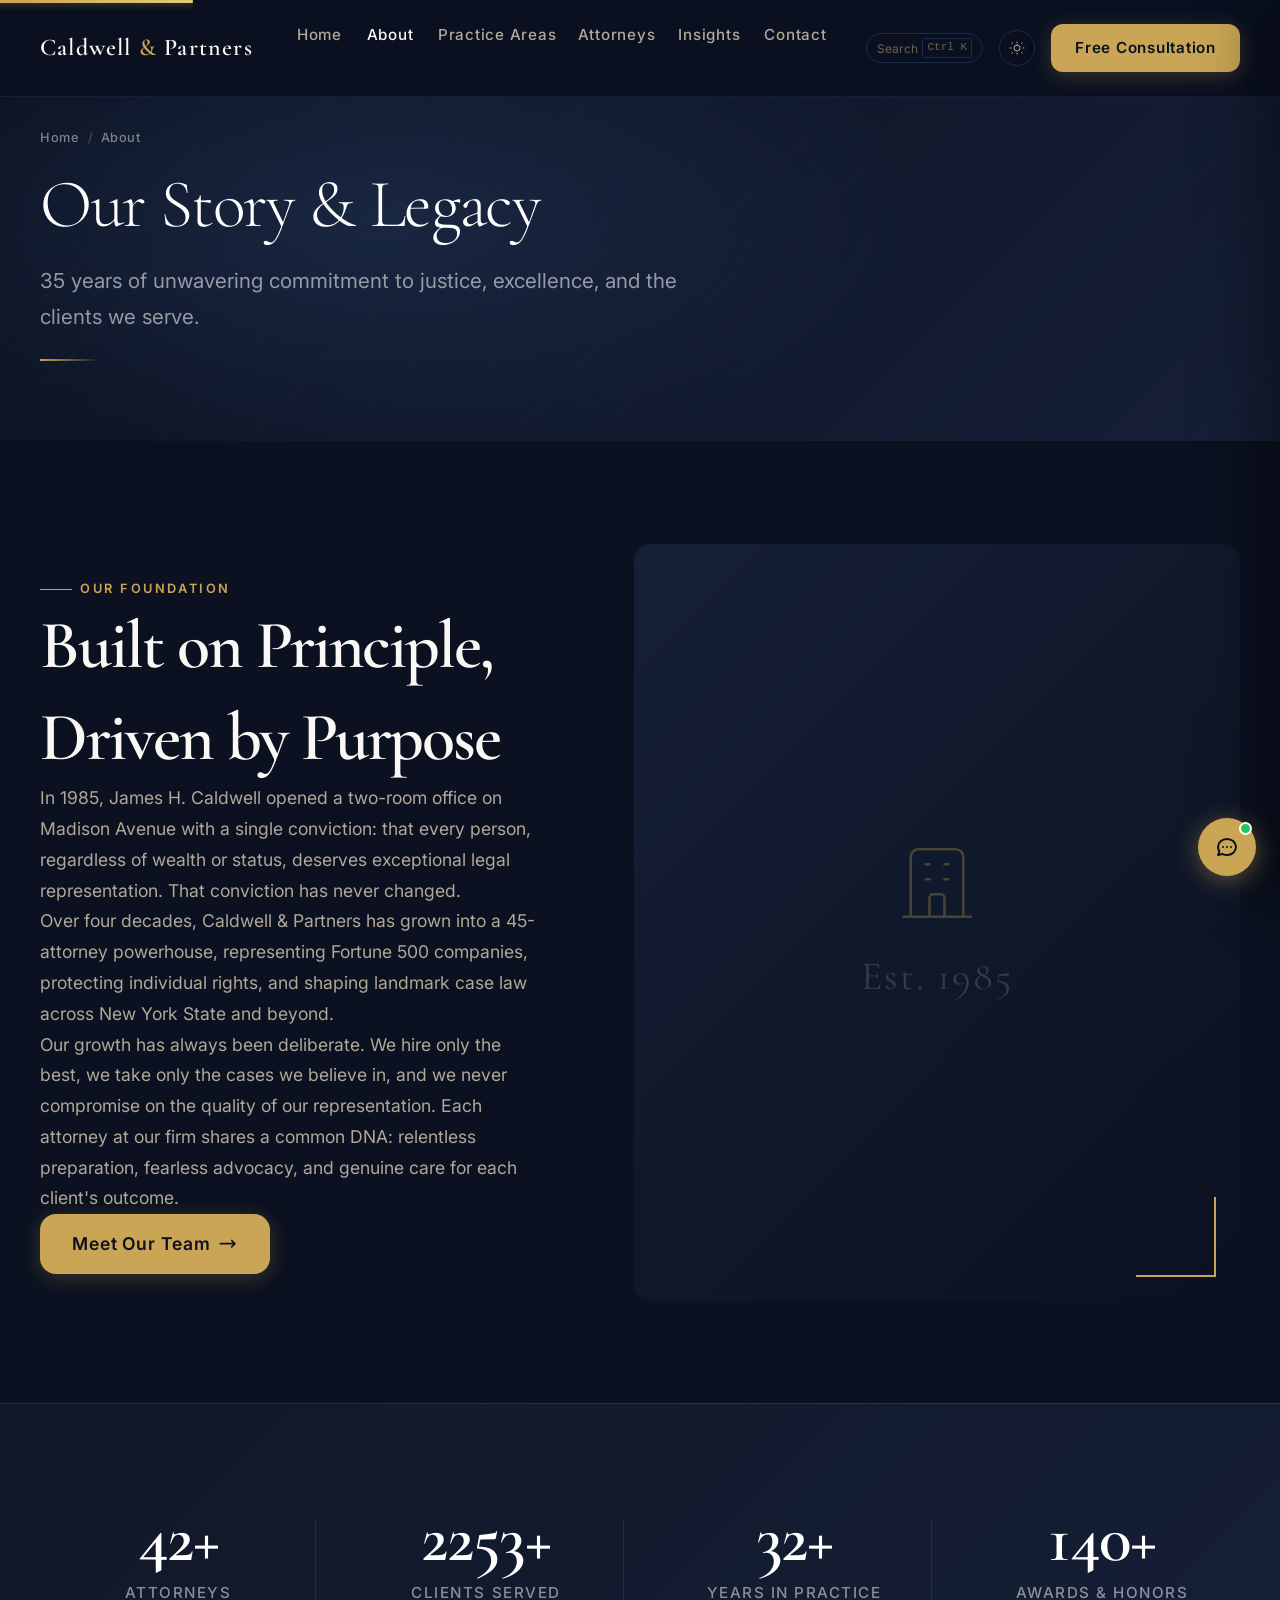
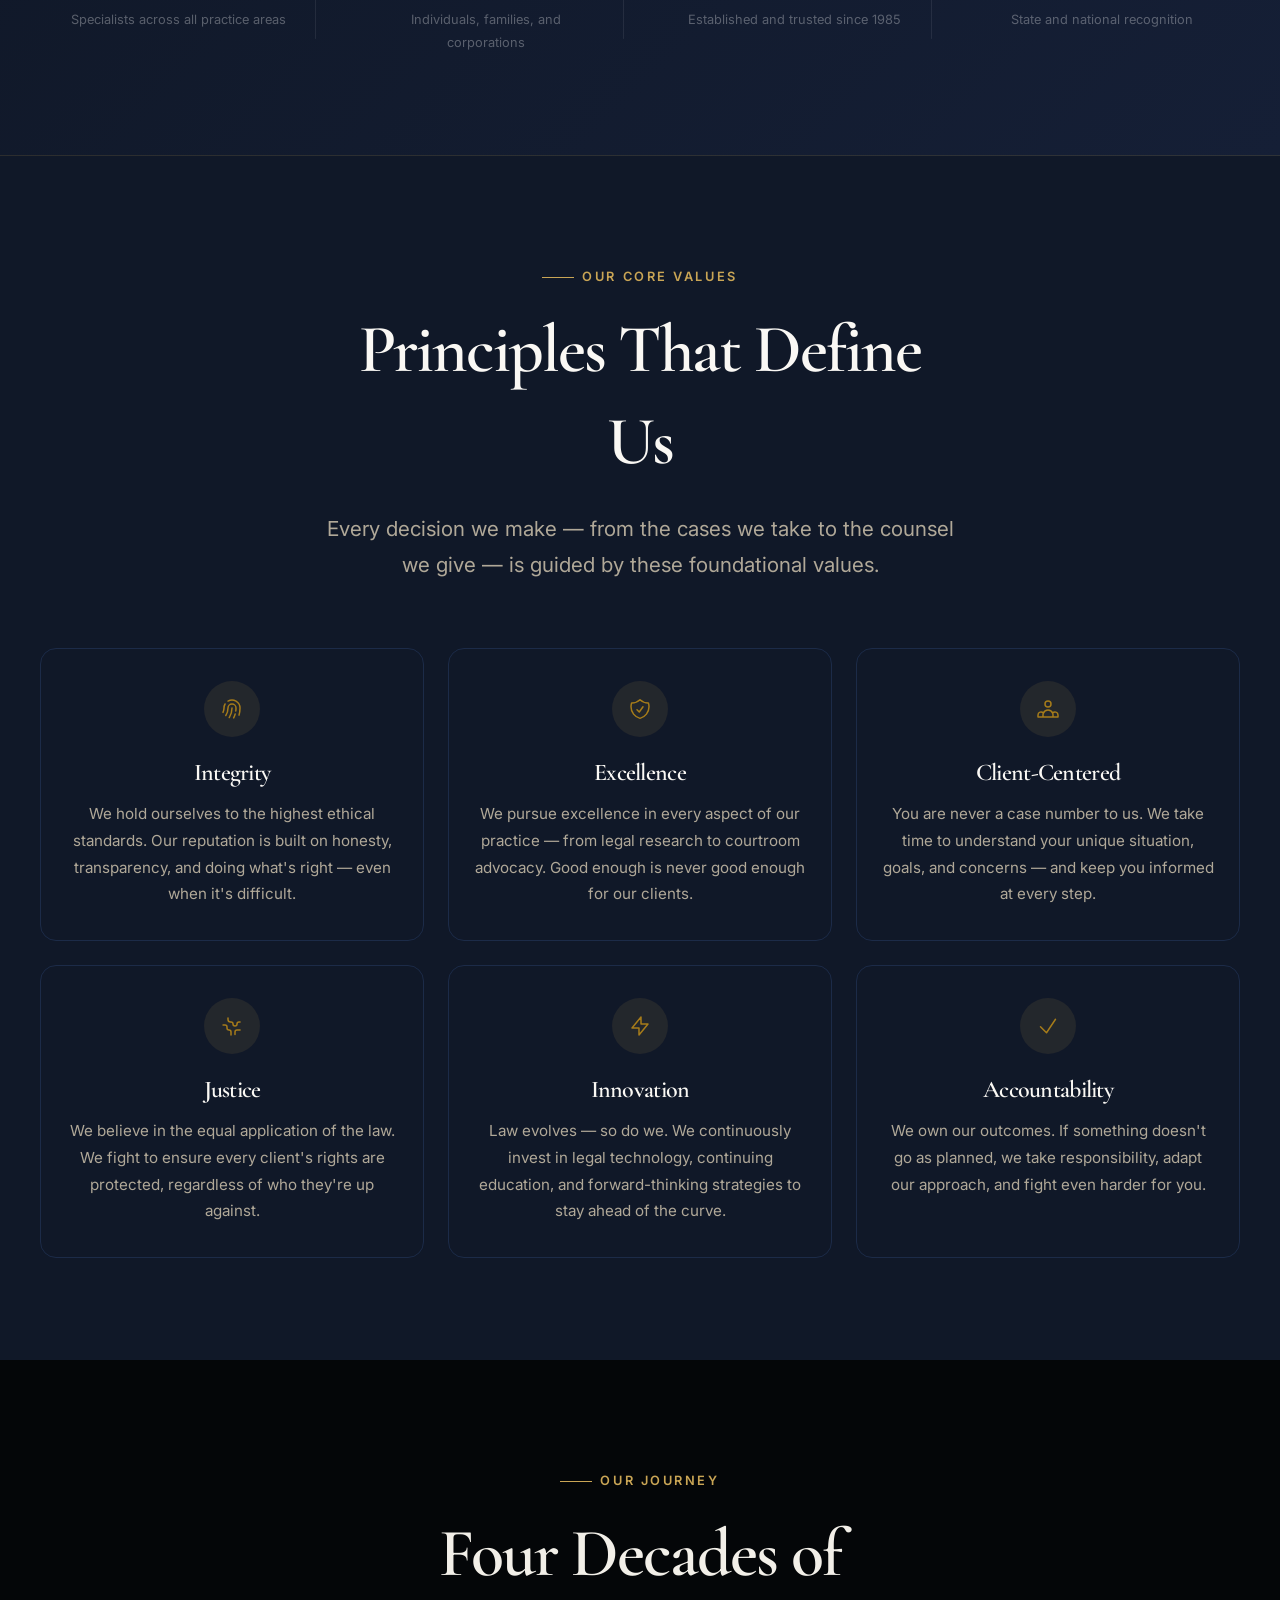
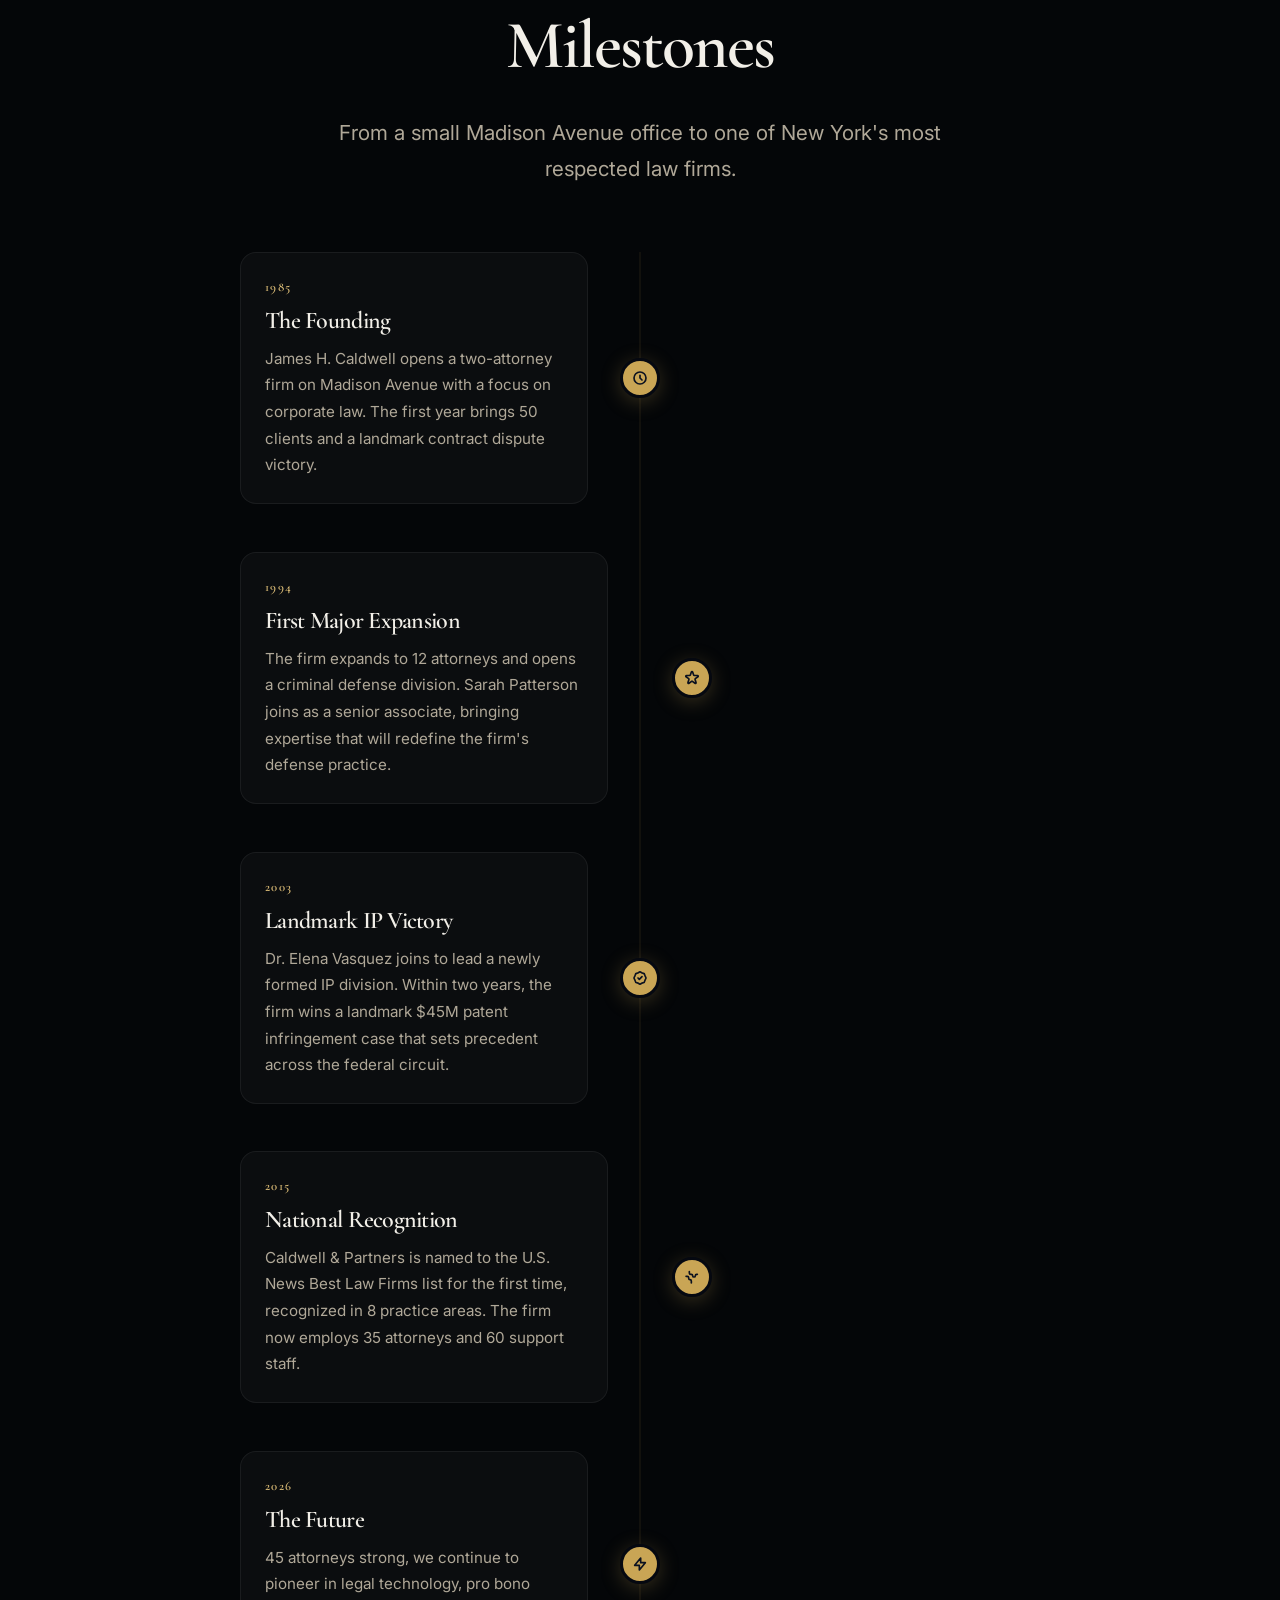
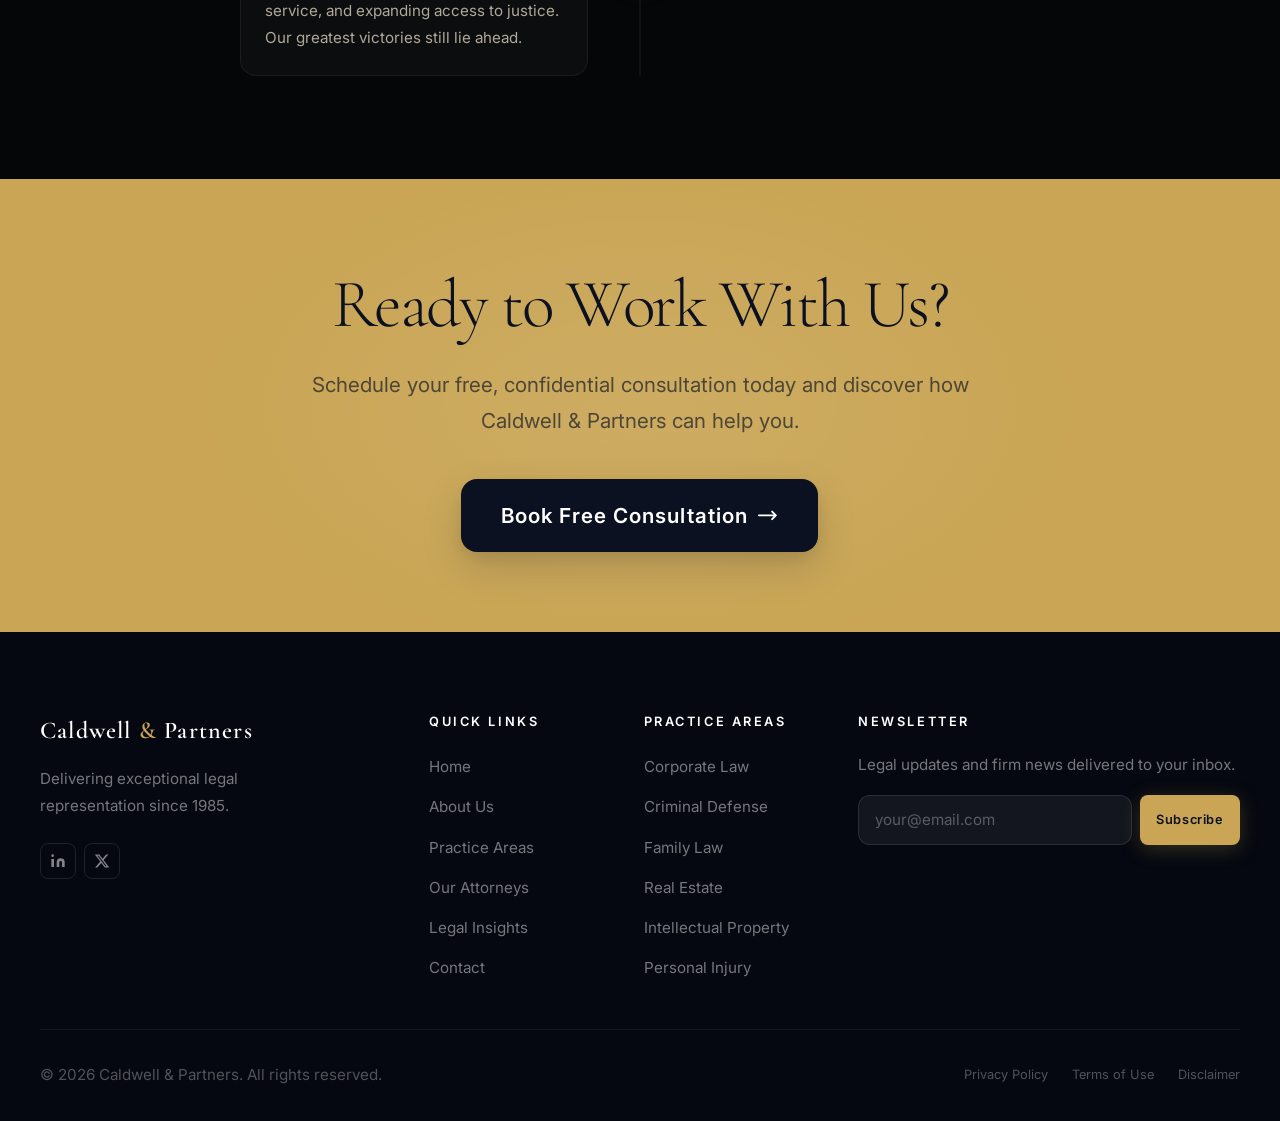
<file: about.html>
﻿<!DOCTYPE html>
<html lang="en" data-theme="dark">
<head>
  <meta charset="UTF-8" />
  <meta name="viewport" content="width=device-width, initial-scale=1.0" />
  <meta http-equiv="X-UA-Compatible" content="IE=edge" />
  <title>About Us | Caldwell &amp; Partners Law Firm</title>
  <meta name="description" content="Learn the story of Caldwell &amp; Partners — 35+ years of legal excellence in New York, built on integrity, trust, and an unwavering commitment to justice." />
  <meta name="robots" content="index, follow" />
  <link rel="canonical" href="https://www.caldwellpartners.com/about.html" />
  <meta property="og:title"       content="About Us | Caldwell &amp; Partners" />
  <meta property="og:description" content="35+ years of legal excellence in New York. Our story, values, and team." />
  <meta property="og:url"         content="https://www.caldwellpartners.com/about.html" />
  <meta property="og:type"        content="website" />
  <meta name="twitter:card"       content="summary_large_image" />
  <link rel="icon" type="image/svg+xml" href="assets/favicon.svg" />
  <link rel="preconnect" href="https://fonts.googleapis.com" />
  <link rel="preconnect" href="https://fonts.gstatic.com" crossorigin />
  <link rel="preload" href="https://fonts.googleapis.com/css2?family=Cormorant+Garamond:ital,wght@0,300;0,400;0,600;1,400&family=Inter:wght@300;400;500;600&display=swap" as="style" onload="this.onload=null;this.rel='stylesheet'" />
  <noscript><link rel="stylesheet" href="https://fonts.googleapis.com/css2?family=Cormorant+Garamond:ital,wght@0,300;0,400;0,600;1,400&family=Inter:wght@300;400;500;600&display=swap" /></noscript>
  <link rel="stylesheet" href="css/style.css" />
  <script type="application/ld+json">
  {
    "@context": "https://schema.org",
    "@type": "AboutPage",
    "name": "About Caldwell & Partners",
    "url": "https://www.caldwellpartners.com/about.html",
    "description": "The story, values, and history of Caldwell & Partners Law Firm since 1985."
  }
  </script>
</head>
<body>
  <a class="skip-link" href="#main-content">Skip to main content</a>

  <!-- Loader -->
  <div class="loader" role="status" aria-label="Loading">
    <div class="loader__logo">C<span>&</span>P</div>
    <div class="loader__bar"><div class="loader__bar-fill"></div></div>
  </div>

  <!-- Navigation -->
  <header>
    <nav class="navbar navbar--light" aria-label="Main navigation">
      <div class="container">
        <div class="navbar__inner">
          <a class="navbar__logo" href="index.html" aria-label="Caldwell &amp; Partners — Home">Caldwell <span>&amp;</span> Partners</a>
          <ul class="navbar__nav">
            <li><a class="navbar__link" href="index.html">Home</a></li>
            <li><a class="navbar__link" href="about.html">About</a></li>
            <li><a class="navbar__link" href="practice-areas.html">Practice Areas</a></li>
            <li><a class="navbar__link" href="attorneys.html">Attorneys</a></li>
            <li><a class="navbar__link" href="blog.html">Insights</a></li>
            <li><a class="navbar__link" href="contact.html">Contact</a></li>
          </ul>
          <div class="navbar__actions">
            <button class="theme-toggle" aria-label="Toggle dark mode" type="button">
              <svg class="icon-moon" xmlns="http://www.w3.org/2000/svg" fill="none" viewBox="0 0 24 24" stroke="currentColor" stroke-width="1.5" aria-hidden="true"><path stroke-linecap="round" stroke-linejoin="round" d="M21.75 15.75A9 9 0 019 3 9.004 9.004 0 003 12a9 9 0 0018 0c0-.75-.094-1.477-.25-2.25z" /></svg>
              <svg class="icon-sun" xmlns="http://www.w3.org/2000/svg" fill="none" viewBox="0 0 24 24" stroke="currentColor" stroke-width="1.5" aria-hidden="true"><path stroke-linecap="round" stroke-linejoin="round" d="M12 3v1.5M12 19.5V21M4.219 4.219l1.06 1.06M18.72 18.72l1.06 1.06M3 12H1.5m21 0H21M4.219 19.781l1.06-1.06M18.72 5.28l1.06-1.06M12 7.5a4.5 4.5 0 100 9 4.5 4.5 0 000-9z" /></svg>
            </button>
            <a class="btn btn--primary" href="contact.html">Free Consultation</a>
            <button class="hamburger" aria-label="Open mobile menu" aria-expanded="false" type="button">
              <span class="hamburger__bar"></span><span class="hamburger__bar"></span><span class="hamburger__bar"></span>
            </button>
          </div>
        </div>
      </div>
    </nav>
  </header>

  <div class="menu-overlay" aria-hidden="true"></div>
  <nav id="mobile-menu" class="mobile-menu" aria-label="Mobile navigation" aria-hidden="true">
    <ul class="mobile-menu__nav">
      <li><a class="mobile-menu__link" href="index.html">Home</a></li>
      <li><a class="mobile-menu__link" href="about.html">About</a></li>
      <li><a class="mobile-menu__link" href="practice-areas.html">Practice Areas</a></li>
      <li><a class="mobile-menu__link" href="attorneys.html">Attorneys</a></li>
      <li><a class="mobile-menu__link" href="blog.html">Insights</a></li>
      <li><a class="mobile-menu__link" href="contact.html">Contact</a></li>
    </ul>
    <div class="mobile-menu__footer">
      <a class="btn btn--primary btn--full" href="contact.html">Free Consultation</a>
    </div>
  </nav>

  <main id="main-content">
    <!-- Page Header -->
    <section class="page-header" aria-labelledby="page-title">
      <div class="container">
        <div class="page-header__content">
          <nav class="page-header__breadcrumb" aria-label="Breadcrumb">
            <a class="page-header__breadcrumb-item" href="index.html">Home</a>
            <span class="page-header__breadcrumb-sep" aria-hidden="true">/</span>
            <span class="page-header__breadcrumb-item" aria-current="page">About</span>
          </nav>
          <h1 class="page-header__title" id="page-title">Our Story &amp; Legacy</h1>
          <p class="page-header__subtitle">35 years of unwavering commitment to justice, excellence, and the clients we serve.</p>
          <span class="page-header__accent" aria-hidden="true"></span>
        </div>
      </div>
    </section>

    <!-- Story Section -->
    <section class="section section--light about-story" aria-labelledby="story-title">
      <div class="container">
        <div class="about-story__inner">
          <div class="reveal-left">
            <span class="section-label">Our Foundation</span>
            <h2 id="story-title">Built on Principle, Driven by Purpose</h2>
            <p>In 1985, James H. Caldwell opened a two-room office on Madison Avenue with a single conviction: that every person, regardless of wealth or status, deserves exceptional legal representation. That conviction has never changed.</p>
            <p>Over four decades, Caldwell &amp; Partners has grown into a 45-attorney powerhouse, representing Fortune 500 companies, protecting individual rights, and shaping landmark case law across New York State and beyond.</p>
            <p>Our growth has always been deliberate. We hire only the best, we take only the cases we believe in, and we never compromise on the quality of our representation. Each attorney at our firm shares a common DNA: relentless preparation, fearless advocacy, and genuine care for each client's outcome.</p>
            <a class="btn btn--primary btn--lg" href="attorneys.html">
              Meet Our Team
              <svg aria-hidden="true" focusable="false"><use href="assets/icons.svg#icon-arrow-right"/></svg>
            </a>
          </div>
          <div class="reveal-right">
            <div class="about-preview__img-wrap" role="img" aria-label="Caldwell &amp; Partners law office interior">
              <div class="about-preview__img-placeholder" aria-hidden="true">
                <svg xmlns="http://www.w3.org/2000/svg" fill="none" viewBox="0 0 24 24" stroke="currentColor" stroke-width="0.7">
                  <path stroke-linecap="round" stroke-linejoin="round" d="M19 21V5a2 2 0 00-2-2H7a2 2 0 00-2 2v16m14 0h2m-2 0h-5m-9 0H3m2 0h5M9 7h1m-1 4h1m4-4h1m-1 4h1m-5 10v-5a1 1 0 011-1h2a1 1 0 011 1v5m-4 0h4" />
                </svg>
                <span>Est. 1985</span>
              </div>
            </div>
          </div>
        </div>
      </div>
    </section>

    <!-- Stats Banner -->
    <section class="stats" aria-labelledby="about-stats-title">
      <div class="container">
        <h2 id="about-stats-title" class="sr-only">Firm Statistics</h2>
        <ul class="stats__grid">
          <li class="stat-item reveal delay-1">
            <div class="stat-item__number"><span data-counter="45" data-suffix="+">0+</span></div>
            <div class="stat-item__label">Attorneys</div>
            <p class="stat-item__desc">Specialists across all practice areas</p>
          </li>
          <li class="stat-item reveal delay-2">
            <div class="stat-item__number"><span data-counter="2400" data-suffix="+">0+</span></div>
            <div class="stat-item__label">Clients Served</div>
            <p class="stat-item__desc">Individuals, families, and corporations</p>
          </li>
          <li class="stat-item reveal delay-3">
            <div class="stat-item__number"><span data-counter="35" data-suffix="+">0+</span></div>
            <div class="stat-item__label">Years in Practice</div>
            <p class="stat-item__desc">Established and trusted since 1985</p>
          </li>
          <li class="stat-item reveal delay-4">
            <div class="stat-item__number"><span data-counter="150" data-suffix="+">0+</span></div>
            <div class="stat-item__label">Awards &amp; Honors</div>
            <p class="stat-item__desc">State and national recognition</p>
          </li>
        </ul>
      </div>
    </section>

    <!-- Values Section -->
    <section class="section section--white about-values" aria-labelledby="values-title">
      <div class="container">
        <header class="section-header reveal">
          <span class="section-label">Our Core Values</span>
          <h2 id="values-title">Principles That Define Us</h2>
          <p>Every decision we make — from the cases we take to the counsel we give — is guided by these foundational values.</p>
        </header>
        <div class="about-values__grid">
          <article class="value-card reveal delay-1">
            <div class="value-card__icon" aria-hidden="true">
              <svg xmlns="http://www.w3.org/2000/svg" fill="none" viewBox="0 0 24 24" stroke="currentColor" stroke-width="1.5"><path stroke-linecap="round" stroke-linejoin="round" d="M12 11c0 3.517-1.009 6.799-2.753 9.571m-3.44-2.04l.054-.09A13.916 13.916 0 008 11a4 4 0 118 0c0 1.017-.07 2.019-.203 3m-2.118 6.844A21.88 21.88 0 0015.171 17m3.839 1.132c.645-2.266.99-4.659.99-7.132A8 8 0 008 4.07M3 15.364c.64-1.319 1-2.8 1-4.364 0-1.457.39-2.823 1.07-4" /></svg>
            </div>
            <h3 class="value-card__title">Integrity</h3>
            <p class="value-card__text">We hold ourselves to the highest ethical standards. Our reputation is built on honesty, transparency, and doing what's right — even when it's difficult.</p>
          </article>
          <article class="value-card reveal delay-2">
            <div class="value-card__icon" aria-hidden="true">
              <svg xmlns="http://www.w3.org/2000/svg" fill="none" viewBox="0 0 24 24" stroke="currentColor" stroke-width="1.5"><path stroke-linecap="round" stroke-linejoin="round" d="M9 12.75L11.25 15 15 9.75m-3-7.036A11.959 11.959 0 013.598 6 11.99 11.99 0 003 9.749c0 5.592 3.824 10.29 9 11.623 5.176-1.332 9-6.03 9-11.622 0-1.31-.21-2.571-.598-3.751h-.152c-3.196 0-6.1-1.248-8.25-3.285z" /></svg>
            </div>
            <h3 class="value-card__title">Excellence</h3>
            <p class="value-card__text">We pursue excellence in every aspect of our practice — from legal research to courtroom advocacy. Good enough is never good enough for our clients.</p>
          </article>
          <article class="value-card reveal delay-3">
            <div class="value-card__icon" aria-hidden="true">
              <svg xmlns="http://www.w3.org/2000/svg" fill="none" viewBox="0 0 24 24" stroke="currentColor" stroke-width="1.5"><path stroke-linecap="round" stroke-linejoin="round" d="M17 20h5v-2a3 3 0 00-5.356-1.857M17 20H7m10 0v-2c0-.656-.126-1.283-.356-1.857M7 20H2v-2a3 3 0 015.356-1.857M7 20v-2c0-.656.126-1.283.356-1.857m0 0a5.002 5.002 0 019.288 0M15 7a3 3 0 11-6 0 3 3 0 016 0z" /></svg>
            </div>
            <h3 class="value-card__title">Client-Centered</h3>
            <p class="value-card__text">You are never a case number to us. We take time to understand your unique situation, goals, and concerns — and keep you informed at every step.</p>
          </article>
          <article class="value-card reveal delay-1">
            <div class="value-card__icon" aria-hidden="true">
              <svg xmlns="http://www.w3.org/2000/svg" fill="none" viewBox="0 0 24 24" stroke="currentColor" stroke-width="1.5"><path stroke-linecap="round" stroke-linejoin="round" d="M3.055 11H5a2 2 0 012 2v1a2 2 0 002 2 2 2 0 012 2v2.945M8 3.935V5.5A2.5 2.5 0 0010.5 8h.5a2 2 0 012 2 2 2 0 104 0 2 2 0 012-2h1.064M15 20.488V18a2 2 0 012-2h3.064" /></svg>
            </div>
            <h3 class="value-card__title">Justice</h3>
            <p class="value-card__text">We believe in the equal application of the law. We fight to ensure every client's rights are protected, regardless of who they're up against.</p>
          </article>
          <article class="value-card reveal delay-2">
            <div class="value-card__icon" aria-hidden="true">
              <svg xmlns="http://www.w3.org/2000/svg" fill="none" viewBox="0 0 24 24" stroke="currentColor" stroke-width="1.5"><path stroke-linecap="round" stroke-linejoin="round" d="M13 10V3L4 14h7v7l9-11h-7z" /></svg>
            </div>
            <h3 class="value-card__title">Innovation</h3>
            <p class="value-card__text">Law evolves — so do we. We continuously invest in legal technology, continuing education, and forward-thinking strategies to stay ahead of the curve.</p>
          </article>
          <article class="value-card reveal delay-3">
            <div class="value-card__icon" aria-hidden="true">
              <svg xmlns="http://www.w3.org/2000/svg" fill="none" viewBox="0 0 24 24" stroke="currentColor" stroke-width="1.5"><path stroke-linecap="round" stroke-linejoin="round" d="M4.5 12.75l6 6 9-13.5" /></svg>
            </div>
            <h3 class="value-card__title">Accountability</h3>
            <p class="value-card__text">We own our outcomes. If something doesn't go as planned, we take responsibility, adapt our approach, and fight even harder for you.</p>
          </article>
        </div>
      </div>
    </section>

    <!-- Timeline Section -->
    <section class="section section--dark about-timeline" aria-labelledby="timeline-title">
      <div class="container">
        <header class="section-header reveal">
          <span class="section-label">Our Journey</span>
          <h2 id="timeline-title">Four Decades of Milestones</h2>
          <p>From a small Madison Avenue office to one of New York's most respected law firms.</p>
        </header>
        <div class="timeline__list" aria-label="Firm history timeline">
          <div class="timeline-item reveal">
            <div class="timeline-item__content">
              <div class="timeline-item__year">1985</div>
              <h3 class="timeline-item__title">The Founding</h3>
              <p class="timeline-item__text">James H. Caldwell opens a two-attorney firm on Madison Avenue with a focus on corporate law. The first year brings 50 clients and a landmark contract dispute victory.</p>
            </div>
            <div class="timeline-item__dot" aria-hidden="true">
              <svg xmlns="http://www.w3.org/2000/svg" fill="none" viewBox="0 0 24 24" stroke="currentColor" stroke-width="2.5"><path stroke-linecap="round" stroke-linejoin="round" d="M12 8v4l3 3m6-3a9 9 0 11-18 0 9 9 0 0118 0z" /></svg>
            </div>
            <div class="timeline-item__spacer"></div>
          </div>
          <div class="timeline-item reveal">
            <div class="timeline-item__spacer"></div>
            <div class="timeline-item__dot" aria-hidden="true">
              <svg xmlns="http://www.w3.org/2000/svg" fill="none" viewBox="0 0 24 24" stroke="currentColor" stroke-width="2.5"><path stroke-linecap="round" stroke-linejoin="round" d="M11.049 2.927c.3-.921 1.603-.921 1.902 0l1.519 4.674a1 1 0 00.95.69h4.915c.969 0 1.371 1.24.588 1.81l-3.976 2.888a1 1 0 00-.363 1.118l1.518 4.674c.3.922-.755 1.688-1.538 1.118l-3.976-2.888a1 1 0 00-1.176 0l-3.976 2.888c-.783.57-1.838-.197-1.538-1.118l1.518-4.674a1 1 0 00-.363-1.118l-3.976-2.888c-.784-.57-.38-1.81.588-1.81h4.914a1 1 0 00.951-.69l1.519-4.674z" /></svg>
            </div>
            <div class="timeline-item__content">
              <div class="timeline-item__year">1994</div>
              <h3 class="timeline-item__title">First Major Expansion</h3>
              <p class="timeline-item__text">The firm expands to 12 attorneys and opens a criminal defense division. Sarah Patterson joins as a senior associate, bringing expertise that will redefine the firm's defense practice.</p>
            </div>
          </div>
          <div class="timeline-item reveal">
            <div class="timeline-item__content">
              <div class="timeline-item__year">2003</div>
              <h3 class="timeline-item__title">Landmark IP Victory</h3>
              <p class="timeline-item__text">Dr. Elena Vasquez joins to lead a newly formed IP division. Within two years, the firm wins a landmark $45M patent infringement case that sets precedent across the federal circuit.</p>
            </div>
            <div class="timeline-item__dot" aria-hidden="true">
              <svg xmlns="http://www.w3.org/2000/svg" fill="none" viewBox="0 0 24 24" stroke="currentColor" stroke-width="2.5"><path stroke-linecap="round" stroke-linejoin="round" d="M9 12l2 2 4-4M7.835 4.697a3.42 3.42 0 001.946-.806 3.42 3.42 0 014.438 0 3.42 3.42 0 001.946.806 3.42 3.42 0 013.138 3.138 3.42 3.42 0 00.806 1.946 3.42 3.42 0 010 4.438 3.42 3.42 0 00-.806 1.946 3.42 3.42 0 01-3.138 3.138 3.42 3.42 0 00-1.946.806 3.42 3.42 0 01-4.438 0 3.42 3.42 0 00-1.946-.806 3.42 3.42 0 01-3.138-3.138 3.42 3.42 0 00-.806-1.946 3.42 3.42 0 010-4.438 3.42 3.42 0 00.806-1.946 3.42 3.42 0 013.138-3.138z" /></svg>
            </div>
            <div class="timeline-item__spacer"></div>
          </div>
          <div class="timeline-item reveal">
            <div class="timeline-item__spacer"></div>
            <div class="timeline-item__dot" aria-hidden="true">
              <svg xmlns="http://www.w3.org/2000/svg" fill="none" viewBox="0 0 24 24" stroke="currentColor" stroke-width="2.5"><path stroke-linecap="round" stroke-linejoin="round" d="M3.055 11H5a2 2 0 012 2v1a2 2 0 002 2 2 2 0 012 2v2.945M8 3.935V5.5A2.5 2.5 0 0010.5 8h.5a2 2 0 012 2 2 2 0 104 0 2 2 0 012-2h1.064" /></svg>
            </div>
            <div class="timeline-item__content">
              <div class="timeline-item__year">2015</div>
              <h3 class="timeline-item__title">National Recognition</h3>
              <p class="timeline-item__text">Caldwell &amp; Partners is named to the U.S. News Best Law Firms list for the first time, recognized in 8 practice areas. The firm now employs 35 attorneys and 60 support staff.</p>
            </div>
          </div>
          <div class="timeline-item reveal">
            <div class="timeline-item__content">
              <div class="timeline-item__year">2026</div>
              <h3 class="timeline-item__title">The Future</h3>
              <p class="timeline-item__text">45 attorneys strong, we continue to pioneer in legal technology, pro bono service, and expanding access to justice. Our greatest victories still lie ahead.</p>
            </div>
            <div class="timeline-item__dot" aria-hidden="true">
              <svg xmlns="http://www.w3.org/2000/svg" fill="none" viewBox="0 0 24 24" stroke="currentColor" stroke-width="2.5"><path stroke-linecap="round" stroke-linejoin="round" d="M13 10V3L4 14h7v7l9-11h-7z" /></svg>
            </div>
            <div class="timeline-item__spacer"></div>
          </div>
        </div>
      </div>
    </section>

    <!-- CTA Banner -->
    <section class="cta-banner" aria-labelledby="cta-title">
      <div class="container">
        <div class="cta-banner__content">
          <h2 id="cta-title">Ready to Work With Us?</h2>
          <p>Schedule your free, confidential consultation today and discover how Caldwell &amp; Partners can help you.</p>
          <a class="btn btn--dark btn--xl" href="contact.html">
            Book Free Consultation
            <svg xmlns="http://www.w3.org/2000/svg" fill="none" viewBox="0 0 24 24" stroke="currentColor" stroke-width="2" aria-hidden="true"><path stroke-linecap="round" stroke-linejoin="round" d="M17 8l4 4m0 0l-4 4m4-4H3" /></svg>
          </a>
        </div>
      </div>
    </section>
  </main>

  <!-- Footer -->
  <footer class="footer">
    <div class="container">
      <div class="footer__main">
        <div class="footer__brand">
          <a class="navbar__logo" href="index.html">Caldwell <span>&amp;</span> Partners</a>
          <p>Delivering exceptional legal representation since 1985.</p>
          <nav class="footer__social" aria-label="Social media">
            <a class="footer__social-link" href="#" rel="noopener noreferrer" aria-label="LinkedIn"><svg fill="currentColor" viewBox="0 0 24 24" aria-hidden="true"><path d="M16 8a6 6 0 016 6v7h-4v-7a2 2 0 00-2-2 2 2 0 00-2 2v7h-4v-7a6 6 0 016-6zM2 9h4v12H2z"/><circle cx="4" cy="4" r="2"/></svg></a>
            <a class="footer__social-link" href="#" rel="noopener noreferrer" aria-label="Twitter"><svg fill="currentColor" viewBox="0 0 24 24" aria-hidden="true"><path d="M18.244 2.25h3.308l-7.227 8.26 8.502 11.24H16.17l-5.214-6.817L4.99 21.75H1.68l7.73-8.835L1.254 2.25H8.08l4.713 6.231zm-1.161 17.52h1.833L7.084 4.126H5.117z"/></svg></a>
          </nav>
        </div>
        <nav aria-label="Quick links">
          <div class="footer__col-title">Quick Links</div>
          <ul class="footer__links">
            <li><a class="footer__link" href="index.html">Home</a></li>
            <li><a class="footer__link" href="about.html">About Us</a></li>
            <li><a class="footer__link" href="practice-areas.html">Practice Areas</a></li>
            <li><a class="footer__link" href="attorneys.html">Our Attorneys</a></li>
            <li><a class="footer__link" href="blog.html">Legal Insights</a></li>
            <li><a class="footer__link" href="contact.html">Contact</a></li>
          </ul>
        </nav>
        <nav aria-label="Practice areas">
          <div class="footer__col-title">Practice Areas</div>
          <ul class="footer__links">
            <li><a class="footer__link" href="practice-areas.html">Corporate Law</a></li>
            <li><a class="footer__link" href="practice-areas.html">Criminal Defense</a></li>
            <li><a class="footer__link" href="practice-areas.html">Family Law</a></li>
            <li><a class="footer__link" href="practice-areas.html">Real Estate</a></li>
            <li><a class="footer__link" href="practice-areas.html">Intellectual Property</a></li>
            <li><a class="footer__link" href="practice-areas.html">Personal Injury</a></li>
          </ul>
        </nav>
        <div>
          <div class="footer__col-title">Newsletter</div>
          <p class="footer__newsletter-text">Legal updates and firm news delivered to your inbox.</p>
          <form class="footer__newsletter-form" novalidate aria-label="Newsletter">
            <label class="sr-only" for="footer-email-about">Email</label>
            <input class="footer__newsletter-input" type="email" id="footer-email-about" placeholder="your@email.com" maxlength="200" />
            <button class="btn btn--primary btn--sm" type="submit">Subscribe</button>
          </form>
        </div>
      </div>
      <div class="footer__bottom">
        <p class="footer__copyright">&copy; 2026 Caldwell &amp; Partners. All rights reserved.</p>
        <nav class="footer__legal" aria-label="Legal">
          <a class="footer__legal-link" href="#">Privacy Policy</a>
          <a class="footer__legal-link" href="#">Terms of Use</a>
          <a class="footer__legal-link" href="#">Disclaimer</a>
        </nav>
      </div>
    </div>
  </footer>

  <button class="back-to-top" aria-label="Back to top" type="button">
    <svg aria-hidden="true" focusable="false"><use href="assets/icons.svg#icon-arrow-up"/></svg>
  </button>
  <script src="js/script.js" defer></script>
</body>
</html>
</file>
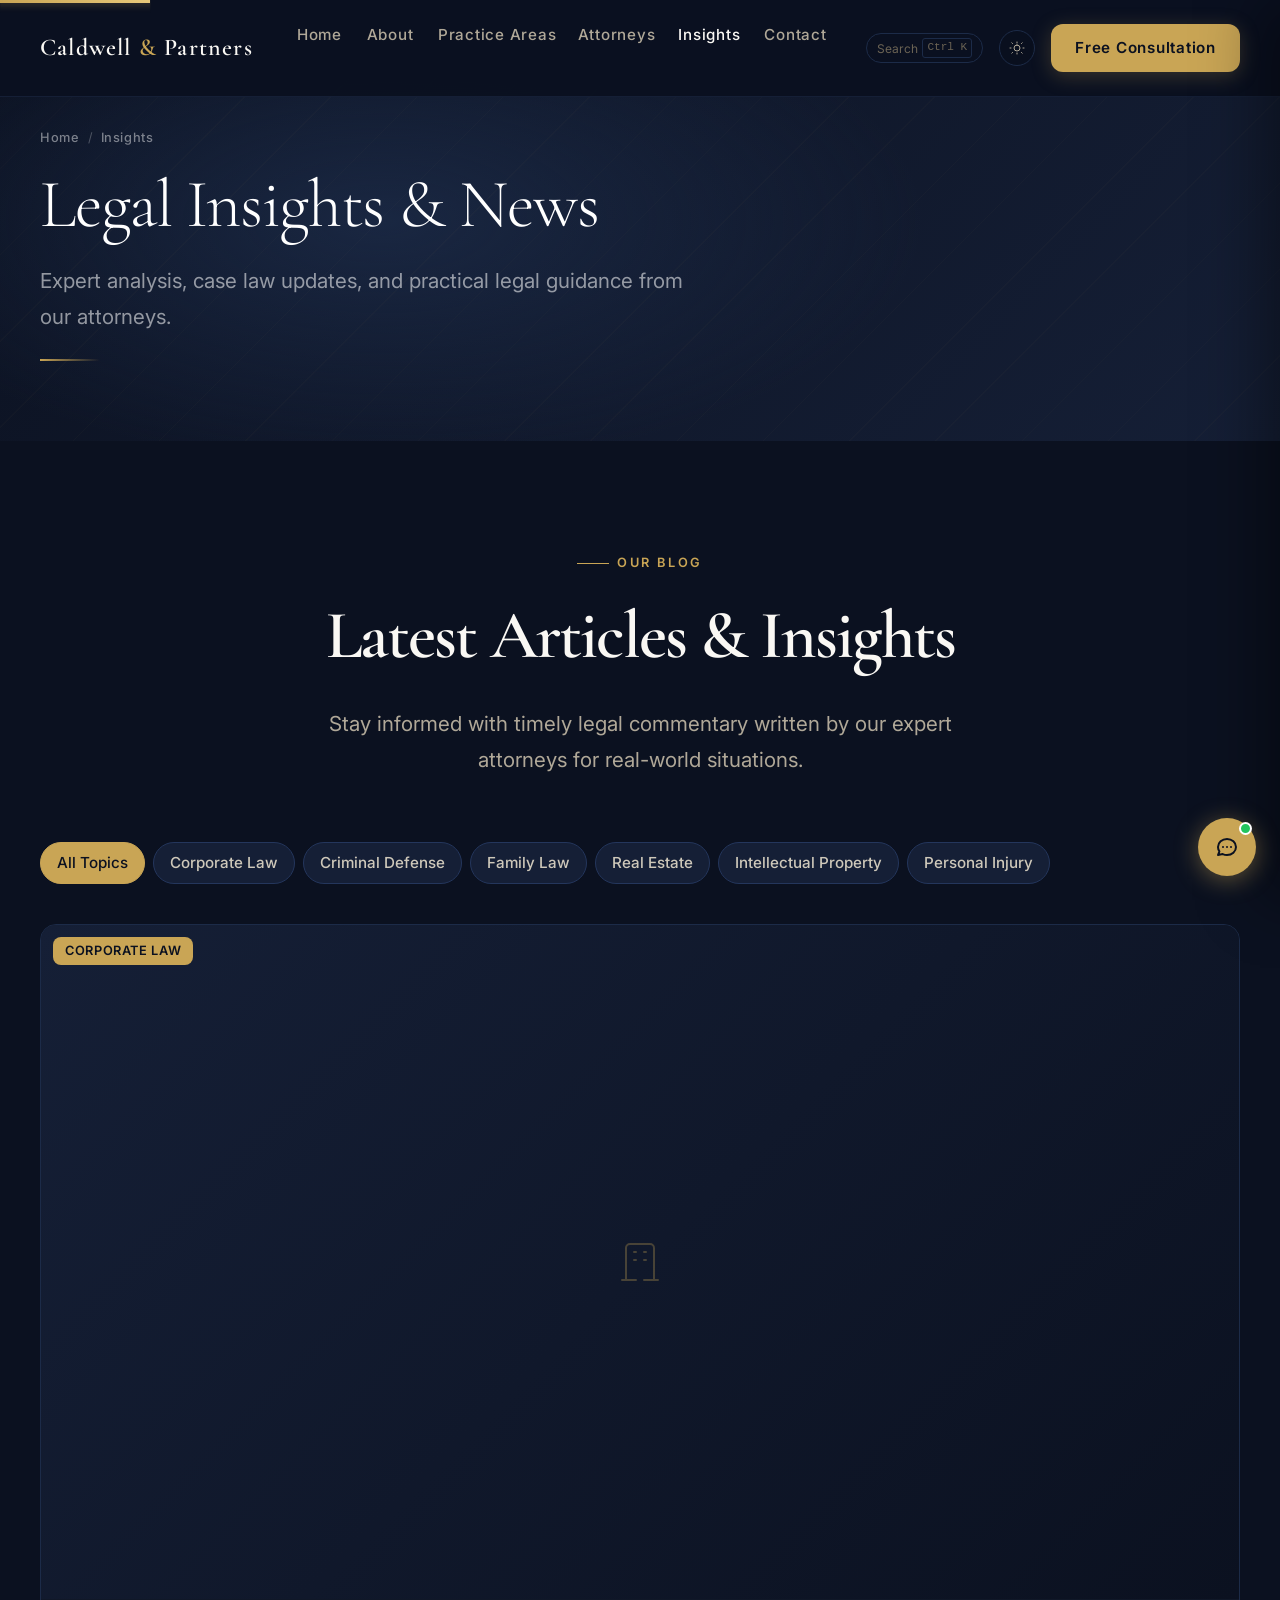
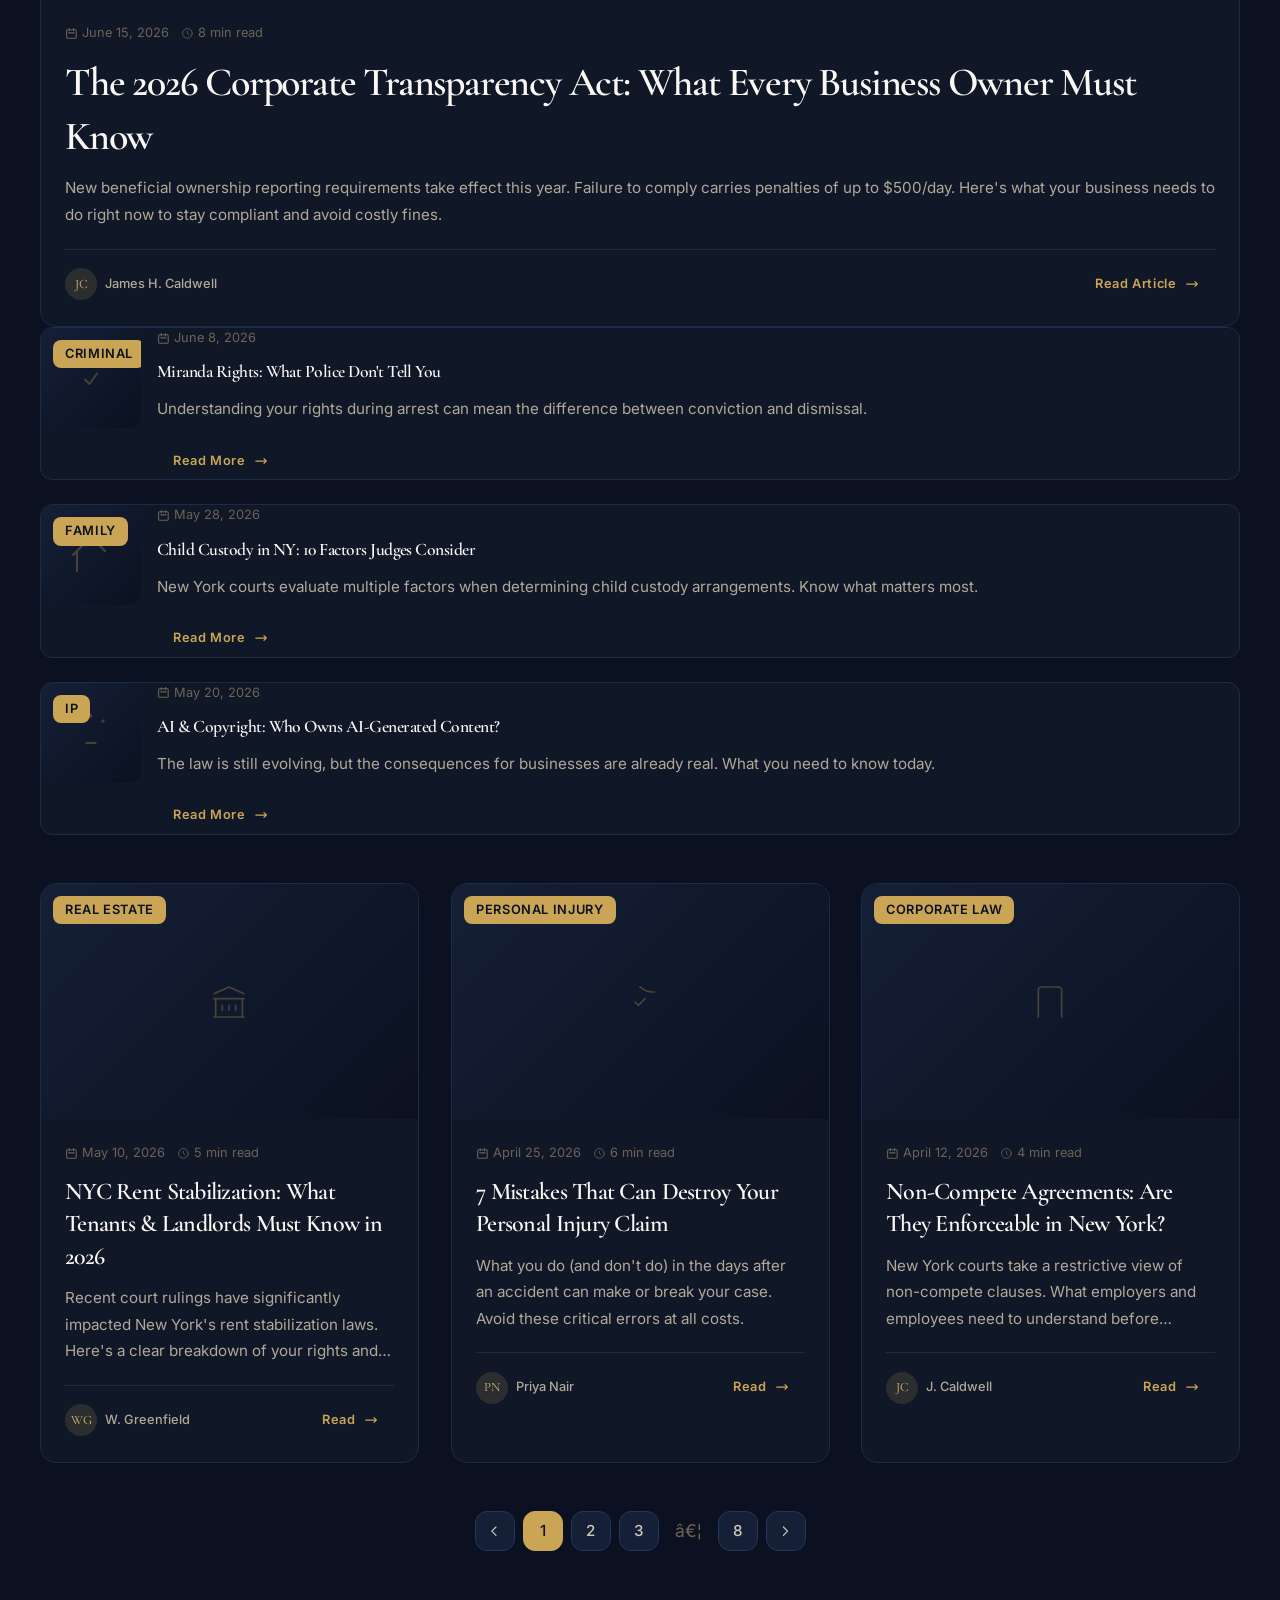
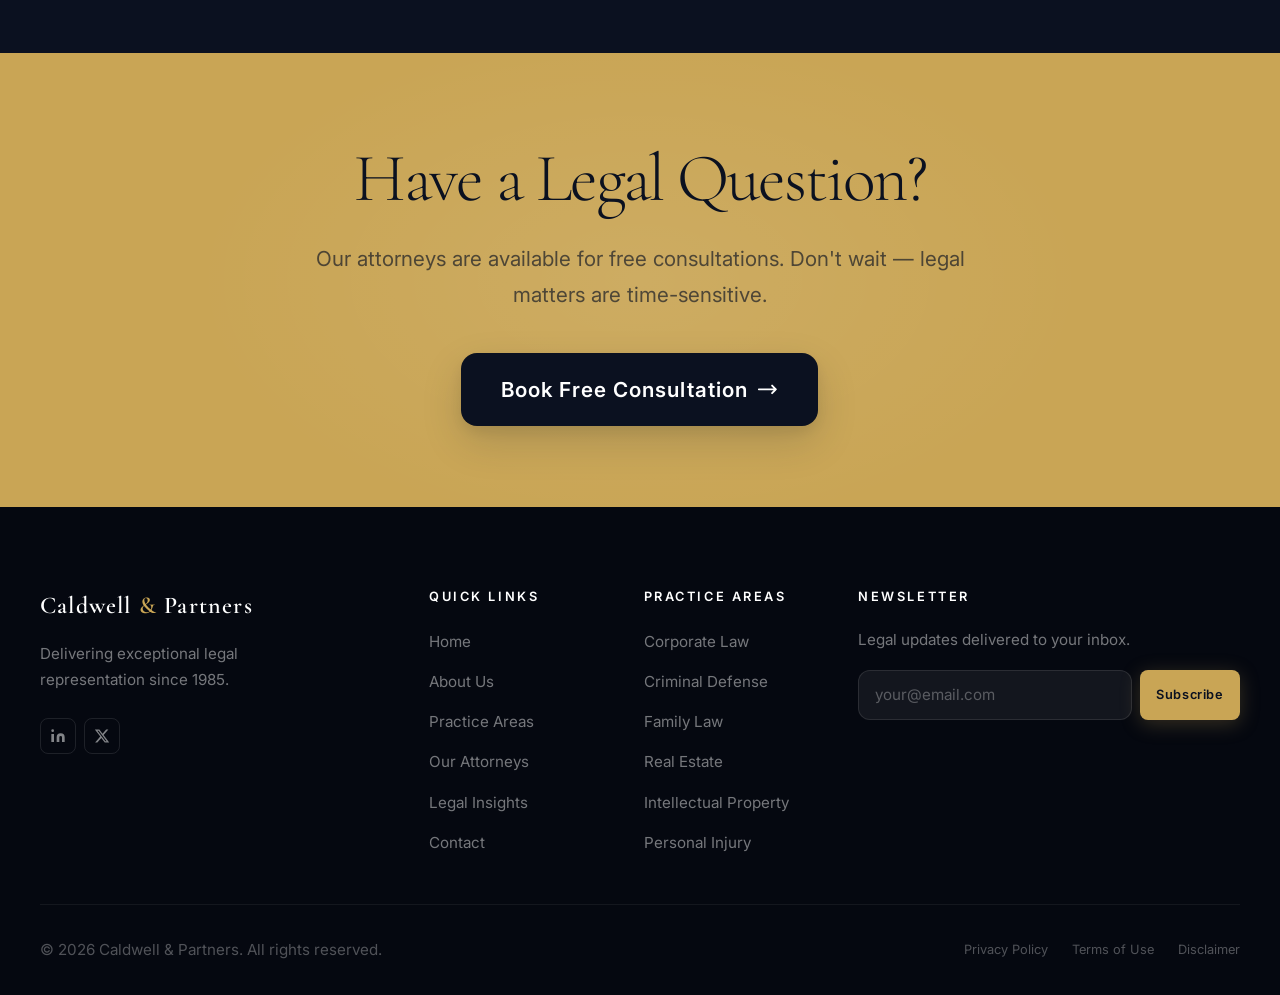
<file: blog.html>
﻿<!DOCTYPE html>
<html lang="en" data-theme="dark">
<head>
  <meta charset="UTF-8" />
  <meta name="viewport" content="width=device-width, initial-scale=1.0" />
  <meta http-equiv="X-UA-Compatible" content="IE=edge" />
  <title>Legal Insights &amp; News | Caldwell &amp; Partners</title>
  <meta name="description" content="Stay informed with legal news, case law analysis, and expert insights from the attorneys at Caldwell &amp; Partners law firm." />
  <meta name="robots" content="index, follow" />
  <link rel="canonical" href="https://www.caldwellpartners.com/blog.html" />
  <meta property="og:title"       content="Legal Insights | Caldwell &amp; Partners" />
  <meta property="og:description" content="Expert legal commentary, news, and insights from our attorneys." />
  <meta property="og:url"         content="https://www.caldwellpartners.com/blog.html" />
  <meta property="og:type"        content="website" />
  <link rel="icon" type="image/svg+xml" href="assets/favicon.svg" />
  <link rel="preconnect" href="https://fonts.googleapis.com" />
  <link rel="preconnect" href="https://fonts.gstatic.com" crossorigin />
  <link rel="preload" href="https://fonts.googleapis.com/css2?family=Cormorant+Garamond:ital,wght@0,300;0,400;0,600;1,400&family=Inter:wght@300;400;500;600&display=swap" as="style" onload="this.onload=null;this.rel='stylesheet'" />
  <noscript><link rel="stylesheet" href="https://fonts.googleapis.com/css2?family=Cormorant+Garamond:ital,wght@0,300;0,400;0,600;1,400&family=Inter:wght@300;400;500;600&display=swap" /></noscript>
  <link rel="stylesheet" href="css/style.css" />
</head>
<body>
  <a class="skip-link" href="#main-content">Skip to main content</a>
  <div class="loader" role="status" aria-label="Loading"><div class="loader__logo">C<span>&</span>P</div><div class="loader__bar"><div class="loader__bar-fill"></div></div></div>

  <header>
    <nav class="navbar navbar--light" aria-label="Main navigation">
      <div class="container">
        <div class="navbar__inner">
          <a class="navbar__logo" href="index.html">Caldwell <span>&amp;</span> Partners</a>
          <ul class="navbar__nav">
            <li><a class="navbar__link" href="index.html">Home</a></li>
            <li><a class="navbar__link" href="about.html">About</a></li>
            <li><a class="navbar__link" href="practice-areas.html">Practice Areas</a></li>
            <li><a class="navbar__link" href="attorneys.html">Attorneys</a></li>
            <li><a class="navbar__link" href="blog.html">Insights</a></li>
            <li><a class="navbar__link" href="contact.html">Contact</a></li>
          </ul>
          <div class="navbar__actions">
            <button class="theme-toggle" aria-label="Toggle dark mode" type="button">
              <svg class="icon-moon" xmlns="http://www.w3.org/2000/svg" fill="none" viewBox="0 0 24 24" stroke="currentColor" stroke-width="1.5" aria-hidden="true"><path stroke-linecap="round" stroke-linejoin="round" d="M21.75 15.75A9 9 0 019 3 9.004 9.004 0 003 12a9 9 0 0018 0c0-.75-.094-1.477-.25-2.25z" /></svg>
              <svg class="icon-sun" xmlns="http://www.w3.org/2000/svg" fill="none" viewBox="0 0 24 24" stroke="currentColor" stroke-width="1.5" aria-hidden="true"><path stroke-linecap="round" stroke-linejoin="round" d="M12 3v1.5M12 19.5V21M4.219 4.219l1.06 1.06M18.72 18.72l1.06 1.06M3 12H1.5m21 0H21M4.219 19.781l1.06-1.06M18.72 5.28l1.06-1.06M12 7.5a4.5 4.5 0 100 9 4.5 4.5 0 000-9z" /></svg>
            </button>
            <a class="btn btn--primary" href="contact.html">Free Consultation</a>
            <button class="hamburger" aria-label="Open mobile menu" aria-expanded="false" type="button"><span class="hamburger__bar"></span><span class="hamburger__bar"></span><span class="hamburger__bar"></span></button>
          </div>
        </div>
      </div>
    </nav>
  </header>

  <div class="menu-overlay" aria-hidden="true"></div>
  <nav id="mobile-menu" class="mobile-menu" aria-label="Mobile navigation" aria-hidden="true">
    <ul class="mobile-menu__nav">
      <li><a class="mobile-menu__link" href="index.html">Home</a></li>
      <li><a class="mobile-menu__link" href="about.html">About</a></li>
      <li><a class="mobile-menu__link" href="practice-areas.html">Practice Areas</a></li>
      <li><a class="mobile-menu__link" href="attorneys.html">Attorneys</a></li>
      <li><a class="mobile-menu__link" href="blog.html">Insights</a></li>
      <li><a class="mobile-menu__link" href="contact.html">Contact</a></li>
    </ul>
    <div class="mobile-menu__footer"><a class="btn btn--primary btn--full" href="contact.html">Free Consultation</a></div>
  </nav>

  <main id="main-content">
    <section class="page-header" aria-labelledby="page-title">
      <div class="container">
        <div class="page-header__content">
          <nav class="page-header__breadcrumb" aria-label="Breadcrumb">
            <a class="page-header__breadcrumb-item" href="index.html">Home</a>
            <span class="page-header__breadcrumb-sep" aria-hidden="true">/</span>
            <span class="page-header__breadcrumb-item" aria-current="page">Insights</span>
          </nav>
          <h1 class="page-header__title" id="page-title">Legal Insights &amp; News</h1>
          <p class="page-header__subtitle">Expert analysis, case law updates, and practical legal guidance from our attorneys.</p>
          <span class="page-header__accent" aria-hidden="true"></span>
        </div>
      </div>
    </section>

    <!-- Blog Section -->
    <section class="section section--light" aria-labelledby="blog-main-title">
      <div class="container">
        <header class="section-header reveal">
          <span class="section-label">Our Blog</span>
          <h2 id="blog-main-title">Latest Articles &amp; Insights</h2>
          <p>Stay informed with timely legal commentary written by our expert attorneys for real-world situations.</p>
        </header>

        <!-- Category Filters -->
        <div class="blog__filters reveal" role="group" aria-label="Filter articles by category">
          <button class="filter-btn is-active" type="button" aria-pressed="true">All Topics</button>
          <button class="filter-btn" type="button" aria-pressed="false">Corporate Law</button>
          <button class="filter-btn" type="button" aria-pressed="false">Criminal Defense</button>
          <button class="filter-btn" type="button" aria-pressed="false">Family Law</button>
          <button class="filter-btn" type="button" aria-pressed="false">Real Estate</button>
          <button class="filter-btn" type="button" aria-pressed="false">Intellectual Property</button>
          <button class="filter-btn" type="button" aria-pressed="false">Personal Injury</button>
        </div>

        <!-- Featured + Sidebar Layout -->
        <div class="blog__grid--featured reveal">
          <!-- Featured article -->
          <article class="blog-card blog-card--large">
            <div class="blog-card__img">
              <div class="blog-card__img-placeholder" aria-label="Article image placeholder" aria-hidden="true">
                <svg xmlns="http://www.w3.org/2000/svg" fill="none" viewBox="0 0 24 24" stroke="currentColor" stroke-width="1"><path stroke-linecap="round" stroke-linejoin="round" d="M19 21V5a2 2 0 00-2-2H7a2 2 0 00-2 2v16m14 0h2m-2 0h-5m-9 0H3m2 0h5M9 7h1m-1 4h1m4-4h1m-1 4h1" /></svg>
              </div>
              <span class="blog-card__category">Corporate Law</span>
            </div>
            <div class="blog-card__body">
              <div class="blog-card__meta">
                <span class="blog-card__date">
                  <svg aria-hidden="true" focusable="false" width="12" height="12"><use href="assets/icons.svg#icon-calendar"/></svg>
                  <time datetime="2026-06-15">June 15, 2026</time>
                </span>
                <span class="blog-card__read-time">
                  <svg aria-hidden="true" focusable="false" width="12" height="12"><use href="assets/icons.svg#icon-clock"/></svg>
                  8 min read
                </span>
              </div>
              <h2 class="blog-card__title">The 2026 Corporate Transparency Act: What Every Business Owner Must Know</h2>
              <p class="blog-card__excerpt">New beneficial ownership reporting requirements take effect this year. Failure to comply carries penalties of up to $500/day. Here's what your business needs to do right now to stay compliant and avoid costly fines.</p>
              <div class="blog-card__footer">
                <div class="blog-card__author">
                  <div class="blog-card__author-avatar" aria-hidden="true">JC</div>
                  <span class="blog-card__author-name">James H. Caldwell</span>
                </div>
                <a class="btn btn--ghost btn--sm" href="#">
                  Read Article
                  <svg aria-hidden="true" focusable="false"><use href="assets/icons.svg#icon-arrow-right"/></svg>
                </a>
              </div>
            </div>
          </article>

          <!-- Side articles -->
          <div class="blog-featured-side">
            <article class="blog-card blog-card--compact">
              <div class="blog-card__img">
                <div class="blog-card__img-placeholder" aria-hidden="true">
                  <svg xmlns="http://www.w3.org/2000/svg" fill="none" viewBox="0 0 24 24" stroke="currentColor" stroke-width="1"><path stroke-linecap="round" stroke-linejoin="round" d="M9 12.75L11.25 15 15 9.75" /></svg>
                </div>
                <span class="blog-card__category">Criminal</span>
              </div>
              <div class="blog-card__body">
                <div class="blog-card__meta">
                  <span class="blog-card__date"><svg aria-hidden="true" focusable="false" width="12" height="12"><use href="assets/icons.svg#icon-calendar"/></svg> <time datetime="2026-06-08">June 8, 2026</time></span>
                </div>
                <h3 class="blog-card__title">Miranda Rights: What Police Don't Tell You</h3>
                <p class="blog-card__excerpt">Understanding your rights during arrest can mean the difference between conviction and dismissal.</p>
                <a class="btn btn--ghost btn--sm" href="#">Read More <svg aria-hidden="true" focusable="false"><use href="assets/icons.svg#icon-arrow-right"/></svg></a>
              </div>
            </article>

            <article class="blog-card blog-card--compact">
              <div class="blog-card__img">
                <div class="blog-card__img-placeholder" aria-hidden="true">
                  <svg xmlns="http://www.w3.org/2000/svg" fill="none" viewBox="0 0 24 24" stroke="currentColor" stroke-width="1"><path stroke-linecap="round" stroke-linejoin="round" d="M3 12l2-2m0 0l7-7 7 7M5 10v10" /></svg>
                </div>
                <span class="blog-card__category">Family</span>
              </div>
              <div class="blog-card__body">
                <div class="blog-card__meta">
                  <span class="blog-card__date"><svg aria-hidden="true" focusable="false" width="12" height="12"><use href="assets/icons.svg#icon-calendar"/></svg> <time datetime="2026-05-28">May 28, 2026</time></span>
                </div>
                <h3 class="blog-card__title">Child Custody in NY: 10 Factors Judges Consider</h3>
                <p class="blog-card__excerpt">New York courts evaluate multiple factors when determining child custody arrangements. Know what matters most.</p>
                <a class="btn btn--ghost btn--sm" href="#">Read More <svg aria-hidden="true" focusable="false"><use href="assets/icons.svg#icon-arrow-right"/></svg></a>
              </div>
            </article>

            <article class="blog-card blog-card--compact">
              <div class="blog-card__img">
                <div class="blog-card__img-placeholder" aria-hidden="true">
                  <svg xmlns="http://www.w3.org/2000/svg" fill="none" viewBox="0 0 24 24" stroke="currentColor" stroke-width="1"><path stroke-linecap="round" stroke-linejoin="round" d="M9.663 17h4.673M12 3v1m6.364 1.636l-.707.707" /></svg>
                </div>
                <span class="blog-card__category">IP</span>
              </div>
              <div class="blog-card__body">
                <div class="blog-card__meta">
                  <span class="blog-card__date"><svg aria-hidden="true" focusable="false" width="12" height="12"><use href="assets/icons.svg#icon-calendar"/></svg> <time datetime="2026-05-20">May 20, 2026</time></span>
                </div>
                <h3 class="blog-card__title">AI &amp; Copyright: Who Owns AI-Generated Content?</h3>
                <p class="blog-card__excerpt">The law is still evolving, but the consequences for businesses are already real. What you need to know today.</p>
                <a class="btn btn--ghost btn--sm" href="#">Read More <svg aria-hidden="true" focusable="false"><use href="assets/icons.svg#icon-arrow-right"/></svg></a>
              </div>
            </article>
          </div>
        </div>

        <!-- Blog Grid - All Articles -->
        <h2 class="sr-only">All Articles</h2>
        <div class="blog__grid" style="margin-top: 3rem;">
          <article class="blog-card reveal delay-1">
            <div class="blog-card__img">
              <div class="blog-card__img-placeholder" aria-hidden="true"><svg xmlns="http://www.w3.org/2000/svg" fill="none" viewBox="0 0 24 24" stroke="currentColor" stroke-width="1" style="width:40px;height:40px;color:rgba(201,165,85,0.3)"><path stroke-linecap="round" stroke-linejoin="round" d="M8 14v3m4-3v3m4-3v3M3 21h18M3 10h18M3 7l9-4 9 4M4 10h16v11H4V10z" /></svg></div>
              <span class="blog-card__category">Real Estate</span>
            </div>
            <div class="blog-card__body">
              <div class="blog-card__meta">
                <span class="blog-card__date"><svg aria-hidden="true" focusable="false" width="12" height="12"><use href="assets/icons.svg#icon-calendar"/></svg> <time datetime="2026-05-10">May 10, 2026</time></span>
                <span class="blog-card__read-time"><svg aria-hidden="true" focusable="false" width="12" height="12"><use href="assets/icons.svg#icon-clock"/></svg> 5 min read</span>
              </div>
              <h3 class="blog-card__title">NYC Rent Stabilization: What Tenants &amp; Landlords Must Know in 2026</h3>
              <p class="blog-card__excerpt">Recent court rulings have significantly impacted New York's rent stabilization laws. Here's a clear breakdown of your rights and obligations.</p>
              <div class="blog-card__footer">
                <div class="blog-card__author"><div class="blog-card__author-avatar" aria-hidden="true">WG</div><span class="blog-card__author-name">W. Greenfield</span></div>
                <a class="btn btn--ghost btn--sm" href="#">Read <svg aria-hidden="true" focusable="false"><use href="assets/icons.svg#icon-arrow-right"/></svg></a>
              </div>
            </div>
          </article>

          <article class="blog-card reveal delay-2">
            <div class="blog-card__img">
              <div class="blog-card__img-placeholder" aria-hidden="true"><svg xmlns="http://www.w3.org/2000/svg" fill="none" viewBox="0 0 24 24" stroke="currentColor" stroke-width="1" style="width:40px;height:40px;color:rgba(201,165,85,0.3)"><path stroke-linecap="round" stroke-linejoin="round" d="M9 12l2 2 4-4m5.618-4.016A11.955 11.955 0 0112 2.944" /></svg></div>
              <span class="blog-card__category">Personal Injury</span>
            </div>
            <div class="blog-card__body">
              <div class="blog-card__meta">
                <span class="blog-card__date"><svg aria-hidden="true" focusable="false" width="12" height="12"><use href="assets/icons.svg#icon-calendar"/></svg> <time datetime="2026-04-25">April 25, 2026</time></span>
                <span class="blog-card__read-time"><svg aria-hidden="true" focusable="false" width="12" height="12"><use href="assets/icons.svg#icon-clock"/></svg> 6 min read</span>
              </div>
              <h3 class="blog-card__title">7 Mistakes That Can Destroy Your Personal Injury Claim</h3>
              <p class="blog-card__excerpt">What you do (and don't do) in the days after an accident can make or break your case. Avoid these critical errors at all costs.</p>
              <div class="blog-card__footer">
                <div class="blog-card__author"><div class="blog-card__author-avatar" aria-hidden="true">PN</div><span class="blog-card__author-name">Priya Nair</span></div>
                <a class="btn btn--ghost btn--sm" href="#">Read <svg aria-hidden="true" focusable="false"><use href="assets/icons.svg#icon-arrow-right"/></svg></a>
              </div>
            </div>
          </article>

          <article class="blog-card reveal delay-3">
            <div class="blog-card__img">
              <div class="blog-card__img-placeholder" aria-hidden="true"><svg xmlns="http://www.w3.org/2000/svg" fill="none" viewBox="0 0 24 24" stroke="currentColor" stroke-width="1" style="width:40px;height:40px;color:rgba(201,165,85,0.3)"><path stroke-linecap="round" stroke-linejoin="round" d="M19 21V5a2 2 0 00-2-2H7a2 2 0 00-2 2v16" /></svg></div>
              <span class="blog-card__category">Corporate Law</span>
            </div>
            <div class="blog-card__body">
              <div class="blog-card__meta">
                <span class="blog-card__date"><svg aria-hidden="true" focusable="false" width="12" height="12"><use href="assets/icons.svg#icon-calendar"/></svg> <time datetime="2026-04-12">April 12, 2026</time></span>
                <span class="blog-card__read-time"><svg aria-hidden="true" focusable="false" width="12" height="12"><use href="assets/icons.svg#icon-clock"/></svg> 4 min read</span>
              </div>
              <h3 class="blog-card__title">Non-Compete Agreements: Are They Enforceable in New York?</h3>
              <p class="blog-card__excerpt">New York courts take a restrictive view of non-compete clauses. What employers and employees need to understand before signing.</p>
              <div class="blog-card__footer">
                <div class="blog-card__author"><div class="blog-card__author-avatar" aria-hidden="true">JC</div><span class="blog-card__author-name">J. Caldwell</span></div>
                <a class="btn btn--ghost btn--sm" href="#">Read <svg aria-hidden="true" focusable="false"><use href="assets/icons.svg#icon-arrow-right"/></svg></a>
              </div>
            </div>
          </article>
        </div>

        <!-- Pagination -->
        <nav class="pagination reveal" aria-label="Blog pagination">
          <button class="pagination__btn" aria-label="Previous page" type="button">
            <svg xmlns="http://www.w3.org/2000/svg" fill="none" viewBox="0 0 24 24" stroke="currentColor" stroke-width="2" aria-hidden="true"><path stroke-linecap="round" stroke-linejoin="round" d="M15 19l-7-7 7-7" /></svg>
          </button>
          <button class="pagination__page is-active" aria-label="Page 1" aria-current="page" type="button">1</button>
          <button class="pagination__page" aria-label="Page 2" type="button">2</button>
          <button class="pagination__page" aria-label="Page 3" type="button">3</button>
          <span style="color:var(--txt-muted);padding:0 0.5rem;" aria-hidden="true">â€¦</span>
          <button class="pagination__page" aria-label="Page 8" type="button">8</button>
          <button class="pagination__btn" aria-label="Next page" type="button">
            <svg xmlns="http://www.w3.org/2000/svg" fill="none" viewBox="0 0 24 24" stroke="currentColor" stroke-width="2" aria-hidden="true"><path stroke-linecap="round" stroke-linejoin="round" d="M9 5l7 7-7 7" /></svg>
          </button>
        </nav>
      </div>
    </section>

    <!-- CTA Banner -->
    <section class="cta-banner" aria-labelledby="cta-title">
      <div class="container">
        <div class="cta-banner__content">
          <h2 id="cta-title">Have a Legal Question?</h2>
          <p>Our attorneys are available for free consultations. Don't wait — legal matters are time-sensitive.</p>
          <a class="btn btn--dark btn--xl" href="contact.html">
            Book Free Consultation
            <svg aria-hidden="true" focusable="false"><use href="assets/icons.svg#icon-arrow-right"/></svg>
          </a>
        </div>
      </div>
    </section>
  </main>

  <footer class="footer">
    <div class="container">
      <div class="footer__main">
        <div class="footer__brand"><a class="navbar__logo" href="index.html">Caldwell <span>&amp;</span> Partners</a><p>Delivering exceptional legal representation since 1985.</p><nav class="footer__social" aria-label="Social media"><a class="footer__social-link" href="#" rel="noopener noreferrer" aria-label="LinkedIn"><svg fill="currentColor" viewBox="0 0 24 24" aria-hidden="true"><path d="M16 8a6 6 0 016 6v7h-4v-7a2 2 0 00-2-2 2 2 0 00-2 2v7h-4v-7a6 6 0 016-6zM2 9h4v12H2z"/><circle cx="4" cy="4" r="2"/></svg></a><a class="footer__social-link" href="#" rel="noopener noreferrer" aria-label="Twitter"><svg fill="currentColor" viewBox="0 0 24 24" aria-hidden="true"><path d="M18.244 2.25h3.308l-7.227 8.26 8.502 11.24H16.17l-5.214-6.817L4.99 21.75H1.68l7.73-8.835L1.254 2.25H8.08l4.713 6.231zm-1.161 17.52h1.833L7.084 4.126H5.117z"/></svg></a></nav></div>
        <nav aria-label="Quick links"><div class="footer__col-title">Quick Links</div><ul class="footer__links"><li><a class="footer__link" href="index.html">Home</a></li><li><a class="footer__link" href="about.html">About Us</a></li><li><a class="footer__link" href="practice-areas.html">Practice Areas</a></li><li><a class="footer__link" href="attorneys.html">Our Attorneys</a></li><li><a class="footer__link" href="blog.html">Legal Insights</a></li><li><a class="footer__link" href="contact.html">Contact</a></li></ul></nav>
        <nav aria-label="Practice areas"><div class="footer__col-title">Practice Areas</div><ul class="footer__links"><li><a class="footer__link" href="practice-areas.html">Corporate Law</a></li><li><a class="footer__link" href="practice-areas.html">Criminal Defense</a></li><li><a class="footer__link" href="practice-areas.html">Family Law</a></li><li><a class="footer__link" href="practice-areas.html">Real Estate</a></li><li><a class="footer__link" href="practice-areas.html">Intellectual Property</a></li><li><a class="footer__link" href="practice-areas.html">Personal Injury</a></li></ul></nav>
        <div><div class="footer__col-title">Newsletter</div><p class="footer__newsletter-text">Legal updates delivered to your inbox.</p><form class="footer__newsletter-form" novalidate aria-label="Newsletter"><label class="sr-only" for="footer-email-blog">Email</label><input class="footer__newsletter-input" type="email" id="footer-email-blog" placeholder="your@email.com" maxlength="200" /><button class="btn btn--primary btn--sm" type="submit">Subscribe</button></form></div>
      </div>
      <div class="footer__bottom">
        <p class="footer__copyright">&copy; 2026 Caldwell &amp; Partners. All rights reserved.</p>
        <nav class="footer__legal" aria-label="Legal"><a class="footer__legal-link" href="#">Privacy Policy</a><a class="footer__legal-link" href="#">Terms of Use</a><a class="footer__legal-link" href="#">Disclaimer</a></nav>
      </div>
    </div>
  </footer>
  <button class="back-to-top" aria-label="Back to top" type="button">
    <svg aria-hidden="true" focusable="false"><use href="assets/icons.svg#icon-arrow-up"/></svg>
  </button>
  <script src="js/script.js" defer></script>
</body>
</html>
</file>
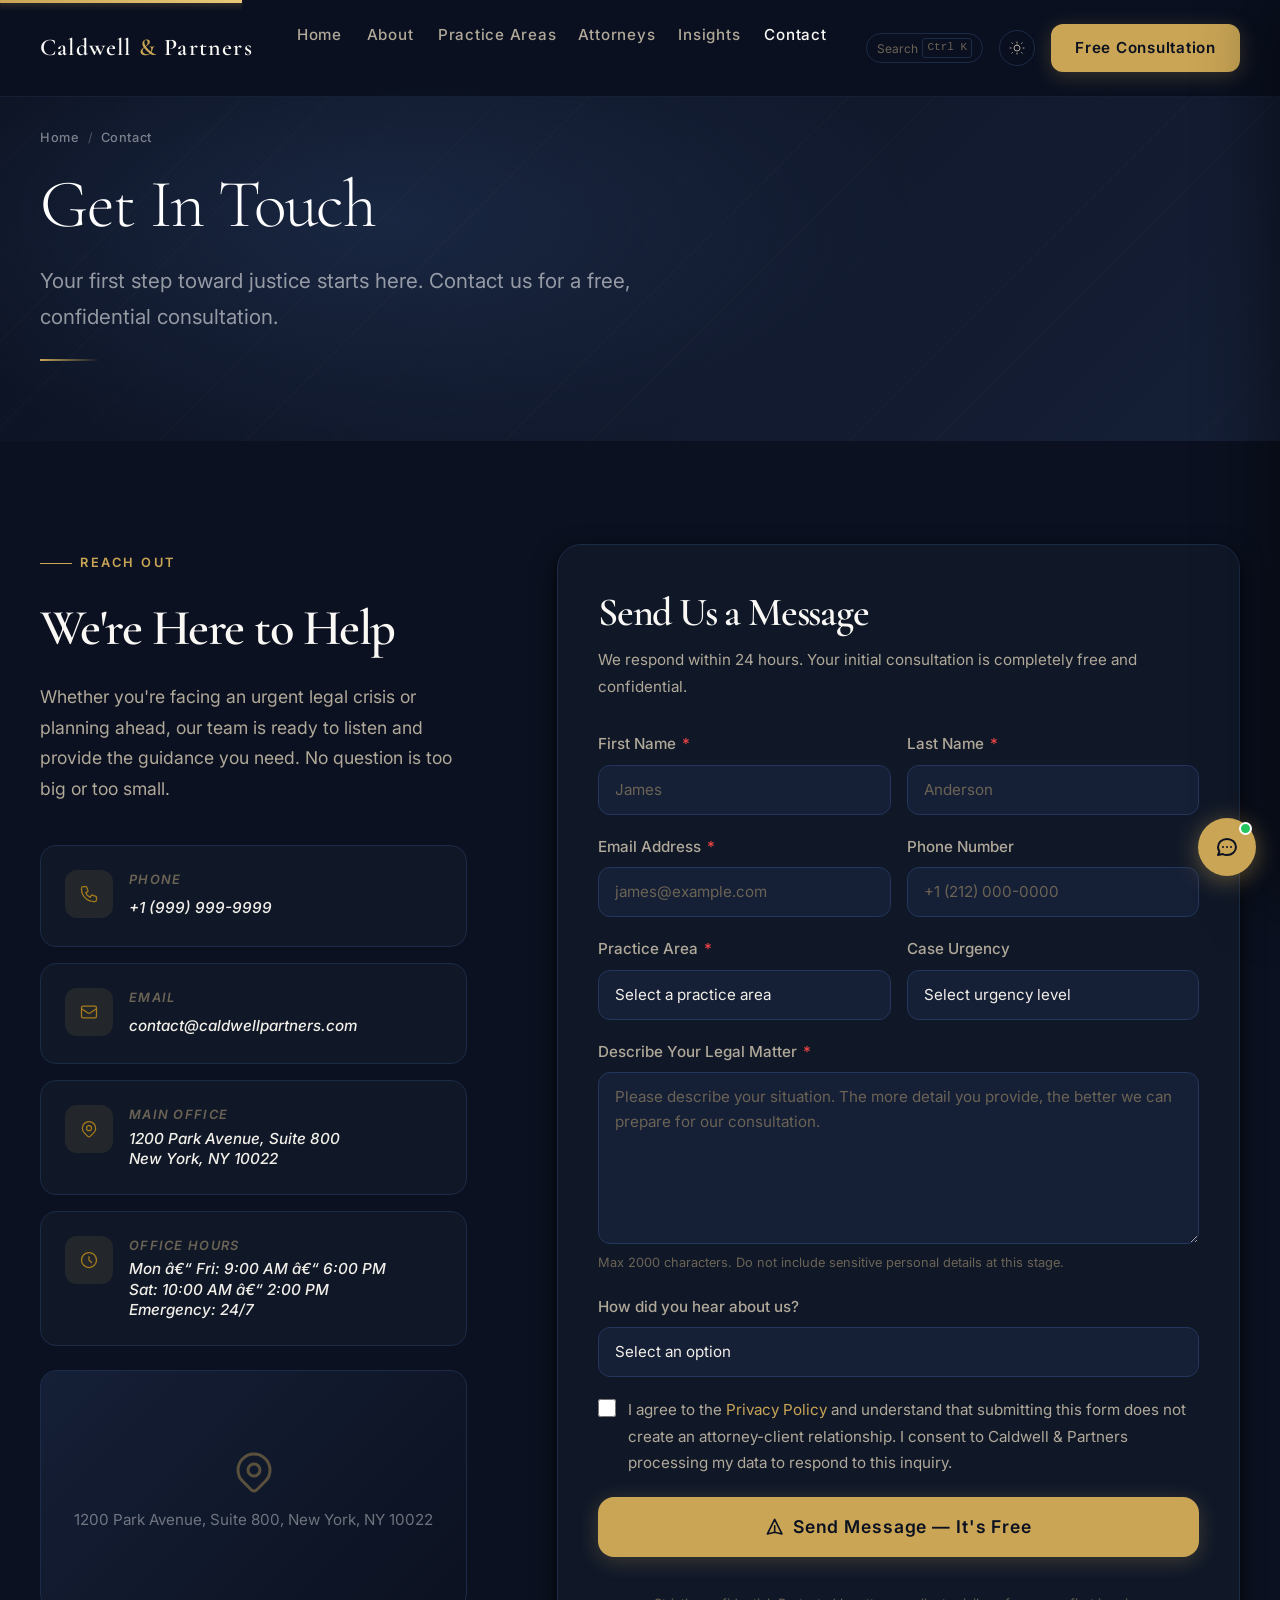
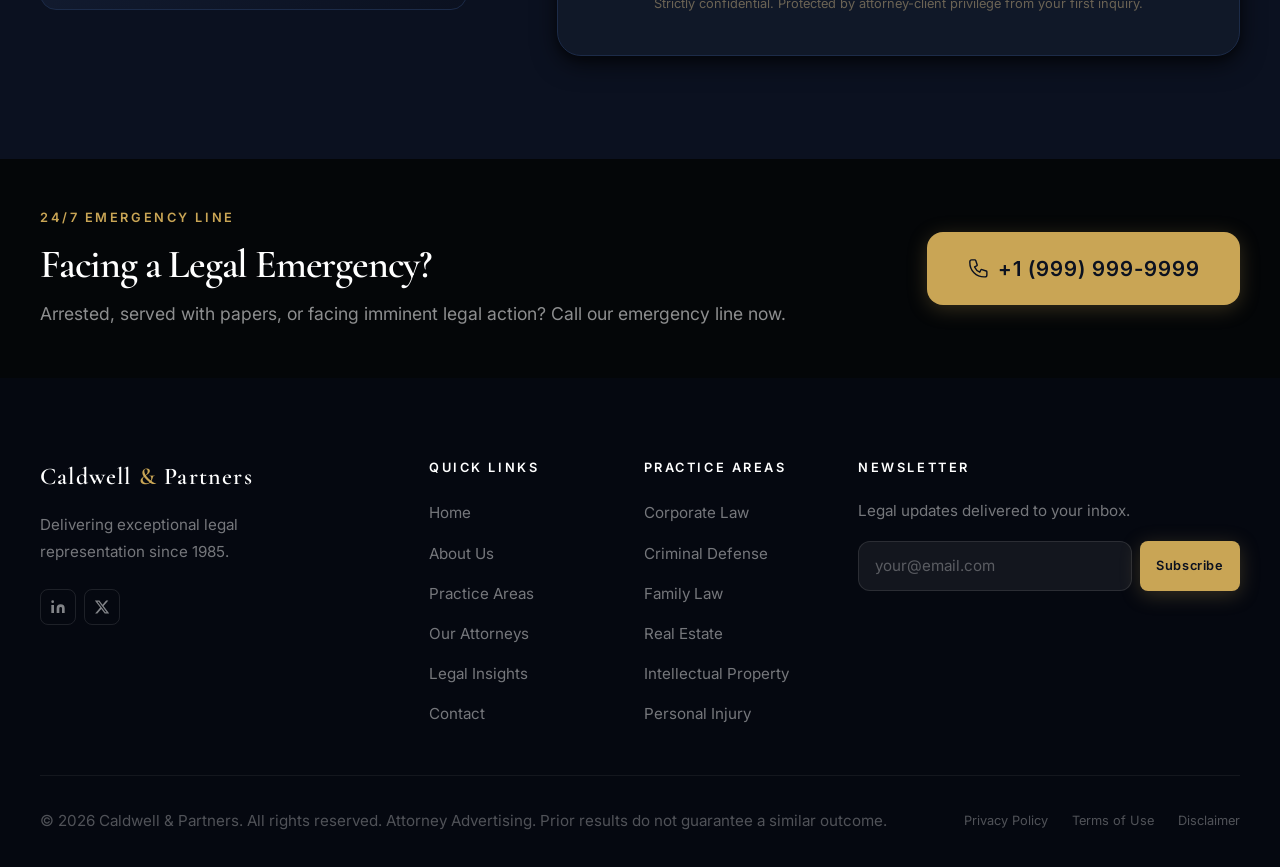
<file: contact.html>
﻿<!DOCTYPE html>
<html lang="en" data-theme="dark">
<head>
  <meta charset="UTF-8" />
  <meta name="viewport" content="width=device-width, initial-scale=1.0" />
  <meta http-equiv="X-UA-Compatible" content="IE=edge" />
  <title>Contact Us | Caldwell &amp; Partners Law Firm</title>
  <meta name="description" content="Contact Caldwell &amp; Partners for a free legal consultation. Available in New York, New Jersey, and Connecticut. Call +1 (999) 999-9999." />
  <meta name="robots" content="index, follow" />
  <link rel="canonical" href="https://www.caldwellpartners.com/contact.html" />
  <meta property="og:title"       content="Contact Us | Caldwell &amp; Partners" />
  <meta property="og:description" content="Schedule your free legal consultation with our New York attorneys." />
  <meta property="og:url"         content="https://www.caldwellpartners.com/contact.html" />
  <meta property="og:type"        content="website" />
  <meta name="twitter:card"       content="summary_large_image" />
  <link rel="icon" type="image/svg+xml" href="assets/favicon.svg" />
  <link rel="preconnect" href="https://fonts.googleapis.com" />
  <link rel="preconnect" href="https://fonts.gstatic.com" crossorigin />
  <link rel="preload" href="https://fonts.googleapis.com/css2?family=Cormorant+Garamond:ital,wght@0,300;0,400;0,600;1,400&family=Inter:wght@300;400;500;600&display=swap" as="style" onload="this.onload=null;this.rel='stylesheet'" />
  <noscript><link rel="stylesheet" href="https://fonts.googleapis.com/css2?family=Cormorant+Garamond:ital,wght@0,300;0,400;0,600;1,400&family=Inter:wght@300;400;500;600&display=swap" /></noscript>
  <link rel="stylesheet" href="css/style.css" />
  <script type="application/ld+json">
  {
    "@context": "https://schema.org",
    "@type": "ContactPage",
    "name": "Contact Caldwell & Partners",
    "url": "https://www.caldwellpartners.com/contact.html",
    "description": "Contact Caldwell & Partners law firm for free legal consultation."
  }
  </script>
</head>
<body>
  <a class="skip-link" href="#main-content">Skip to main content</a>
  <div class="loader" role="status" aria-label="Loading"><div class="loader__logo">C<span>&</span>P</div><div class="loader__bar"><div class="loader__bar-fill"></div></div></div>

  <header>
    <nav class="navbar navbar--light" aria-label="Main navigation">
      <div class="container">
        <div class="navbar__inner">
          <a class="navbar__logo" href="index.html">Caldwell <span>&amp;</span> Partners</a>
          <ul class="navbar__nav">
            <li><a class="navbar__link" href="index.html">Home</a></li>
            <li><a class="navbar__link" href="about.html">About</a></li>
            <li><a class="navbar__link" href="practice-areas.html">Practice Areas</a></li>
            <li><a class="navbar__link" href="attorneys.html">Attorneys</a></li>
            <li><a class="navbar__link" href="blog.html">Insights</a></li>
            <li><a class="navbar__link" href="contact.html">Contact</a></li>
          </ul>
          <div class="navbar__actions">
            <button class="theme-toggle" aria-label="Toggle dark mode" type="button">
              <svg class="icon-moon" xmlns="http://www.w3.org/2000/svg" fill="none" viewBox="0 0 24 24" stroke="currentColor" stroke-width="1.5" aria-hidden="true"><path stroke-linecap="round" stroke-linejoin="round" d="M21.75 15.75A9 9 0 019 3 9.004 9.004 0 003 12a9 9 0 0018 0c0-.75-.094-1.477-.25-2.25z" /></svg>
              <svg class="icon-sun" xmlns="http://www.w3.org/2000/svg" fill="none" viewBox="0 0 24 24" stroke="currentColor" stroke-width="1.5" aria-hidden="true"><path stroke-linecap="round" stroke-linejoin="round" d="M12 3v1.5M12 19.5V21M4.219 4.219l1.06 1.06M18.72 18.72l1.06 1.06M3 12H1.5m21 0H21M4.219 19.781l1.06-1.06M18.72 5.28l1.06-1.06M12 7.5a4.5 4.5 0 100 9 4.5 4.5 0 000-9z" /></svg>
            </button>
            <a class="btn btn--primary" href="contact.html">Free Consultation</a>
            <button class="hamburger" aria-label="Open mobile menu" aria-expanded="false" type="button"><span class="hamburger__bar"></span><span class="hamburger__bar"></span><span class="hamburger__bar"></span></button>
          </div>
        </div>
      </div>
    </nav>
  </header>

  <div class="menu-overlay" aria-hidden="true"></div>
  <nav id="mobile-menu" class="mobile-menu" aria-label="Mobile navigation" aria-hidden="true">
    <ul class="mobile-menu__nav">
      <li><a class="mobile-menu__link" href="index.html">Home</a></li>
      <li><a class="mobile-menu__link" href="about.html">About</a></li>
      <li><a class="mobile-menu__link" href="practice-areas.html">Practice Areas</a></li>
      <li><a class="mobile-menu__link" href="attorneys.html">Attorneys</a></li>
      <li><a class="mobile-menu__link" href="blog.html">Insights</a></li>
      <li><a class="mobile-menu__link" href="contact.html">Contact</a></li>
    </ul>
    <div class="mobile-menu__footer"><a class="btn btn--primary btn--full" href="contact.html">Free Consultation</a></div>
  </nav>

  <main id="main-content">
    <!-- Page Header -->
    <section class="page-header" aria-labelledby="page-title">
      <div class="container">
        <div class="page-header__content">
          <nav class="page-header__breadcrumb" aria-label="Breadcrumb">
            <a class="page-header__breadcrumb-item" href="index.html">Home</a>
            <span class="page-header__breadcrumb-sep" aria-hidden="true">/</span>
            <span class="page-header__breadcrumb-item" aria-current="page">Contact</span>
          </nav>
          <h1 class="page-header__title" id="page-title">Get In Touch</h1>
          <p class="page-header__subtitle">Your first step toward justice starts here. Contact us for a free, confidential consultation.</p>
          <span class="page-header__accent" aria-hidden="true"></span>
        </div>
      </div>
    </section>

    <!-- Contact Page Main -->
    <section class="section section--light" aria-labelledby="contact-page-heading">
      <div class="container">
        <h2 id="contact-page-heading" class="sr-only">Contact Information and Form</h2>

        <div class="contact-page__grid">
          <!-- Left: Info -->
          <div class="contact-page__info reveal-left">
            <span class="section-label">Reach Out</span>
            <h2 class="contact-page__info-title">We're Here to Help</h2>
            <p>Whether you're facing an urgent legal crisis or planning ahead, our team is ready to listen and provide the guidance you need. No question is too big or too small.</p>

            <!-- Contact Info Cards -->
            <address style="margin-top: var(--sp-8);">
              <div class="contact-info-card">
                <div class="contact-info-card__icon" aria-hidden="true">
                  <svg aria-hidden="true" focusable="false"><use href="assets/icons.svg#icon-phone"/></svg>
                </div>
                <div>
                  <div class="contact-info-card__label">Phone</div>
                  <a class="contact-info-card__value" href="tel:+19999999999">+1 (999) 999-9999</a>
                </div>
              </div>

              <div class="contact-info-card">
                <div class="contact-info-card__icon" aria-hidden="true">
                  <svg aria-hidden="true" focusable="false"><use href="assets/icons.svg#icon-envelope"/></svg>
                </div>
                <div>
                  <div class="contact-info-card__label">Email</div>
                  <a class="contact-info-card__value" href="mailto:contact@caldwellpartners.com">contact@caldwellpartners.com</a>
                </div>
              </div>

              <div class="contact-info-card">
                <div class="contact-info-card__icon" aria-hidden="true">
                  <svg aria-hidden="true" focusable="false"><use href="assets/icons.svg#icon-location"/></svg>
                </div>
                <div>
                  <div class="contact-info-card__label">Main Office</div>
                  <p class="contact-info-card__value">1200 Park Avenue, Suite 800<br />New York, NY 10022</p>
                </div>
              </div>

              <div class="contact-info-card">
                <div class="contact-info-card__icon" aria-hidden="true">
                  <svg aria-hidden="true" focusable="false"><use href="assets/icons.svg#icon-clock"/></svg>
                </div>
                <div>
                  <div class="contact-info-card__label">Office Hours</div>
                  <p class="contact-info-card__value">Mon â€“ Fri: 9:00 AM â€“ 6:00 PM<br />Sat: 10:00 AM â€“ 2:00 PM<br />Emergency: 24/7</p>
                </div>
              </div>
            </address>
            <div class="map-placeholder" role="img" aria-label="Office location map placeholder">
              <svg aria-hidden="true" focusable="false"><use href="assets/icons.svg#icon-location"/></svg>
              <span>1200 Park Avenue, Suite 800, New York, NY 10022</span>
            </div>
          </div>

          <!-- Right: Form -->
          <div class="contact-page__form-card reveal-right contact-form-container">
            <h2 class="contact-page__form-title">Send Us a Message</h2>
            <p class="contact-page__form-subtitle">We respond within 24 hours. Your initial consultation is completely free and confidential.</p>

            <!-- Success State -->
            <div class="contact-form__success" tabindex="-1" aria-live="polite">
              <div class="contact-form__success-icon" aria-hidden="true">
                <svg aria-hidden="true" focusable="false"><use href="assets/icons.svg#icon-check"/></svg>
              </div>
              <h3 class="contact-form__success-title">Message Sent!</h3>
              <p>Thank you for contacting Caldwell &amp; Partners. A member of our team will reach out to you within 24 hours to discuss your matter in complete confidence.</p>
            </div>

            <form class="form" id="contact-form" novalidate aria-label="Contact form">
              <div class="form-row">
                <div class="form-group">
                  <label class="form-label" for="cp-first-name">First Name <span class="required" aria-label="required">*</span></label>
                  <input class="form-control" type="text" id="cp-first-name" name="first_name" placeholder="James" required autocomplete="given-name" maxlength="50" />
                  <div class="form-error" role="alert"><svg aria-hidden="true" focusable="false" width="12" height="12"><use href="assets/icons.svg#icon-error-circle"/></svg><span></span></div>
                </div>
                <div class="form-group">
                  <label class="form-label" for="cp-last-name">Last Name <span class="required" aria-label="required">*</span></label>
                  <input class="form-control" type="text" id="cp-last-name" name="last_name" placeholder="Anderson" required autocomplete="family-name" maxlength="50" />
                  <div class="form-error" role="alert"><svg aria-hidden="true" focusable="false" width="12" height="12"><use href="assets/icons.svg#icon-error-circle"/></svg><span></span></div>
                </div>
              </div>

              <div class="form-row">
                <div class="form-group">
                  <label class="form-label" for="cp-email">Email Address <span class="required" aria-label="required">*</span></label>
                  <input class="form-control" type="email" id="cp-email" name="email" placeholder="james@example.com" required autocomplete="email" maxlength="200" />
                  <div class="form-error" role="alert"><svg aria-hidden="true" focusable="false" width="12" height="12"><use href="assets/icons.svg#icon-error-circle"/></svg><span></span></div>
                </div>
                <div class="form-group">
                  <label class="form-label" for="cp-phone">Phone Number</label>
                  <input class="form-control" type="tel" id="cp-phone" name="phone" placeholder="+1 (212) 000-0000" autocomplete="tel" maxlength="20" />
                  <div class="form-error" role="alert"><svg aria-hidden="true" focusable="false" width="12" height="12"><use href="assets/icons.svg#icon-error-circle"/></svg><span></span></div>
                </div>
              </div>

              <div class="form-row">
                <div class="form-group">
                  <label class="form-label" for="cp-service">Practice Area <span class="required" aria-label="required">*</span></label>
                  <select class="form-control" id="cp-service" name="service" required autocomplete="off">
                    <option value="">Select a practice area</option>
                    <option value="corporate">Corporate Law</option>
                    <option value="criminal">Criminal Defense</option>
                    <option value="family">Family Law</option>
                    <option value="real-estate">Real Estate</option>
                    <option value="ip">Intellectual Property</option>
                    <option value="injury">Personal Injury</option>
                    <option value="other">Other / Not Sure</option>
                  </select>
                  <div class="form-error" role="alert"><svg aria-hidden="true" focusable="false" width="12" height="12"><use href="assets/icons.svg#icon-error-circle"/></svg><span></span></div>
                </div>
                <div class="form-group">
                  <label class="form-label" for="cp-urgency">Case Urgency</label>
                  <select class="form-control" id="cp-urgency" name="urgency" autocomplete="off">
                    <option value="">Select urgency level</option>
                    <option value="emergency">Emergency (24h)</option>
                    <option value="urgent">Urgent (within a week)</option>
                    <option value="normal">Normal (within a month)</option>
                    <option value="planning">Planning ahead</option>
                  </select>
                </div>
              </div>

              <div class="form-group">
                <label class="form-label" for="cp-message">Describe Your Legal Matter <span class="required" aria-label="required">*</span></label>
                <textarea class="form-control" id="cp-message" name="message" placeholder="Please describe your situation. The more detail you provide, the better we can prepare for our consultation." rows="6" required maxlength="2000"></textarea>
                <div class="form-error" role="alert"><svg aria-hidden="true" focusable="false" width="12" height="12"><use href="assets/icons.svg#icon-error-circle"/></svg><span></span></div>
                <p class="form-helper">Max 2000 characters. Do not include sensitive personal details at this stage.</p>
              </div>

              <div class="form-group">
                <label class="form-label" for="cp-referral">How did you hear about us?</label>
                <select class="form-control" id="cp-referral" name="referral" autocomplete="off">
                  <option value="">Select an option</option>
                  <option value="google">Google Search</option>
                  <option value="referral">Referral from friend/family</option>
                  <option value="linkedin">LinkedIn</option>
                  <option value="bar">Bar Association Referral</option>
                  <option value="other">Other</option>
                </select>
              </div>

              <div class="form-group">
                <label class="form-check">
                  <input class="form-check__input" type="checkbox" name="privacy" required />
                  <span class="form-check__label">
                    I agree to the <a href="#">Privacy Policy</a> and understand that submitting this form does not create an attorney-client relationship. I consent to Caldwell &amp; Partners processing my data to respond to this inquiry.
                  </span>
                </label>
                <div class="form-error" role="alert"><span></span></div>
              </div>

              <button class="btn btn--primary btn--full btn--lg" type="submit">
                <svg aria-hidden="true" focusable="false"><use href="assets/icons.svg#icon-send"/></svg>
                Send Message — It's Free
              </button>

              <p style="font-size:var(--text-xs); color:var(--txt-muted); text-align:center; margin-top:var(--sp-4); max-width:none;">
                Strictly confidential. Protected by attorney-client privilege from your first inquiry.
              </p>
            </form>
          </div>
        </div>
      </div>
    </section>

    <!-- Emergency CTA -->
    <section class="section section--dark" style="padding-top:3rem; padding-bottom:3rem;" aria-label="Emergency contact">
      <div class="container">
        <div style="display:flex; align-items:center; justify-content:space-between; gap:2rem; flex-wrap:wrap;">
          <div>
            <p style="font-size:var(--text-xs); font-weight:var(--fw-semibold); letter-spacing:var(--ls-widest); text-transform:uppercase; color:var(--clr-gold-500); margin-bottom:0.5rem; max-width:none;">24/7 Emergency Line</p>
            <h2 style="font-size:var(--text-3xl); color:var(--clr-white); margin-bottom:0.5rem;">Facing a Legal Emergency?</h2>
            <p style="color:rgba(255,255,255,0.55); max-width:none;">Arrested, served with papers, or facing imminent legal action? Call our emergency line now.</p>
          </div>
          <a class="btn btn--primary btn--xl" href="tel:+19999999999" style="white-space:nowrap;">
            <svg aria-hidden="true" focusable="false"><use href="assets/icons.svg#icon-phone"/></svg>
            +1 (999) 999-9999
          </a>
        </div>
      </div>
    </section>
  </main>

  <footer class="footer">
    <div class="container">
      <div class="footer__main">
        <div class="footer__brand"><a class="navbar__logo" href="index.html">Caldwell <span>&amp;</span> Partners</a><p>Delivering exceptional legal representation since 1985.</p><nav class="footer__social" aria-label="Social media"><a class="footer__social-link" href="#" rel="noopener noreferrer" aria-label="LinkedIn"><svg fill="currentColor" viewBox="0 0 24 24" aria-hidden="true"><path d="M16 8a6 6 0 016 6v7h-4v-7a2 2 0 00-2-2 2 2 0 00-2 2v7h-4v-7a6 6 0 016-6zM2 9h4v12H2z"/><circle cx="4" cy="4" r="2"/></svg></a><a class="footer__social-link" href="#" rel="noopener noreferrer" aria-label="Twitter"><svg fill="currentColor" viewBox="0 0 24 24" aria-hidden="true"><path d="M18.244 2.25h3.308l-7.227 8.26 8.502 11.24H16.17l-5.214-6.817L4.99 21.75H1.68l7.73-8.835L1.254 2.25H8.08l4.713 6.231zm-1.161 17.52h1.833L7.084 4.126H5.117z"/></svg></a></nav></div>
        <nav aria-label="Quick links"><div class="footer__col-title">Quick Links</div><ul class="footer__links"><li><a class="footer__link" href="index.html">Home</a></li><li><a class="footer__link" href="about.html">About Us</a></li><li><a class="footer__link" href="practice-areas.html">Practice Areas</a></li><li><a class="footer__link" href="attorneys.html">Our Attorneys</a></li><li><a class="footer__link" href="blog.html">Legal Insights</a></li><li><a class="footer__link" href="contact.html">Contact</a></li></ul></nav>
        <nav aria-label="Practice areas"><div class="footer__col-title">Practice Areas</div><ul class="footer__links"><li><a class="footer__link" href="practice-areas.html">Corporate Law</a></li><li><a class="footer__link" href="practice-areas.html">Criminal Defense</a></li><li><a class="footer__link" href="practice-areas.html">Family Law</a></li><li><a class="footer__link" href="practice-areas.html">Real Estate</a></li><li><a class="footer__link" href="practice-areas.html">Intellectual Property</a></li><li><a class="footer__link" href="practice-areas.html">Personal Injury</a></li></ul></nav>
        <div><div class="footer__col-title">Newsletter</div><p class="footer__newsletter-text">Legal updates delivered to your inbox.</p><form class="footer__newsletter-form" novalidate aria-label="Newsletter"><label class="sr-only" for="footer-email-contact">Email</label><input class="footer__newsletter-input" type="email" id="footer-email-contact" placeholder="your@email.com" maxlength="200" /><button class="btn btn--primary btn--sm" type="submit">Subscribe</button></form></div>
      </div>
      <div class="footer__bottom">
        <p class="footer__copyright">&copy; 2026 Caldwell &amp; Partners. All rights reserved. Attorney Advertising. Prior results do not guarantee a similar outcome.</p>
        <nav class="footer__legal" aria-label="Legal"><a class="footer__legal-link" href="#">Privacy Policy</a><a class="footer__legal-link" href="#">Terms of Use</a><a class="footer__legal-link" href="#">Disclaimer</a></nav>
      </div>
    </div>
  </footer>
  <button class="back-to-top" aria-label="Back to top" type="button">
    <svg aria-hidden="true" focusable="false"><use href="assets/icons.svg#icon-arrow-up"/></svg>
  </button>
  <script src="js/script.js" defer></script>
</body>
</html>
</file>
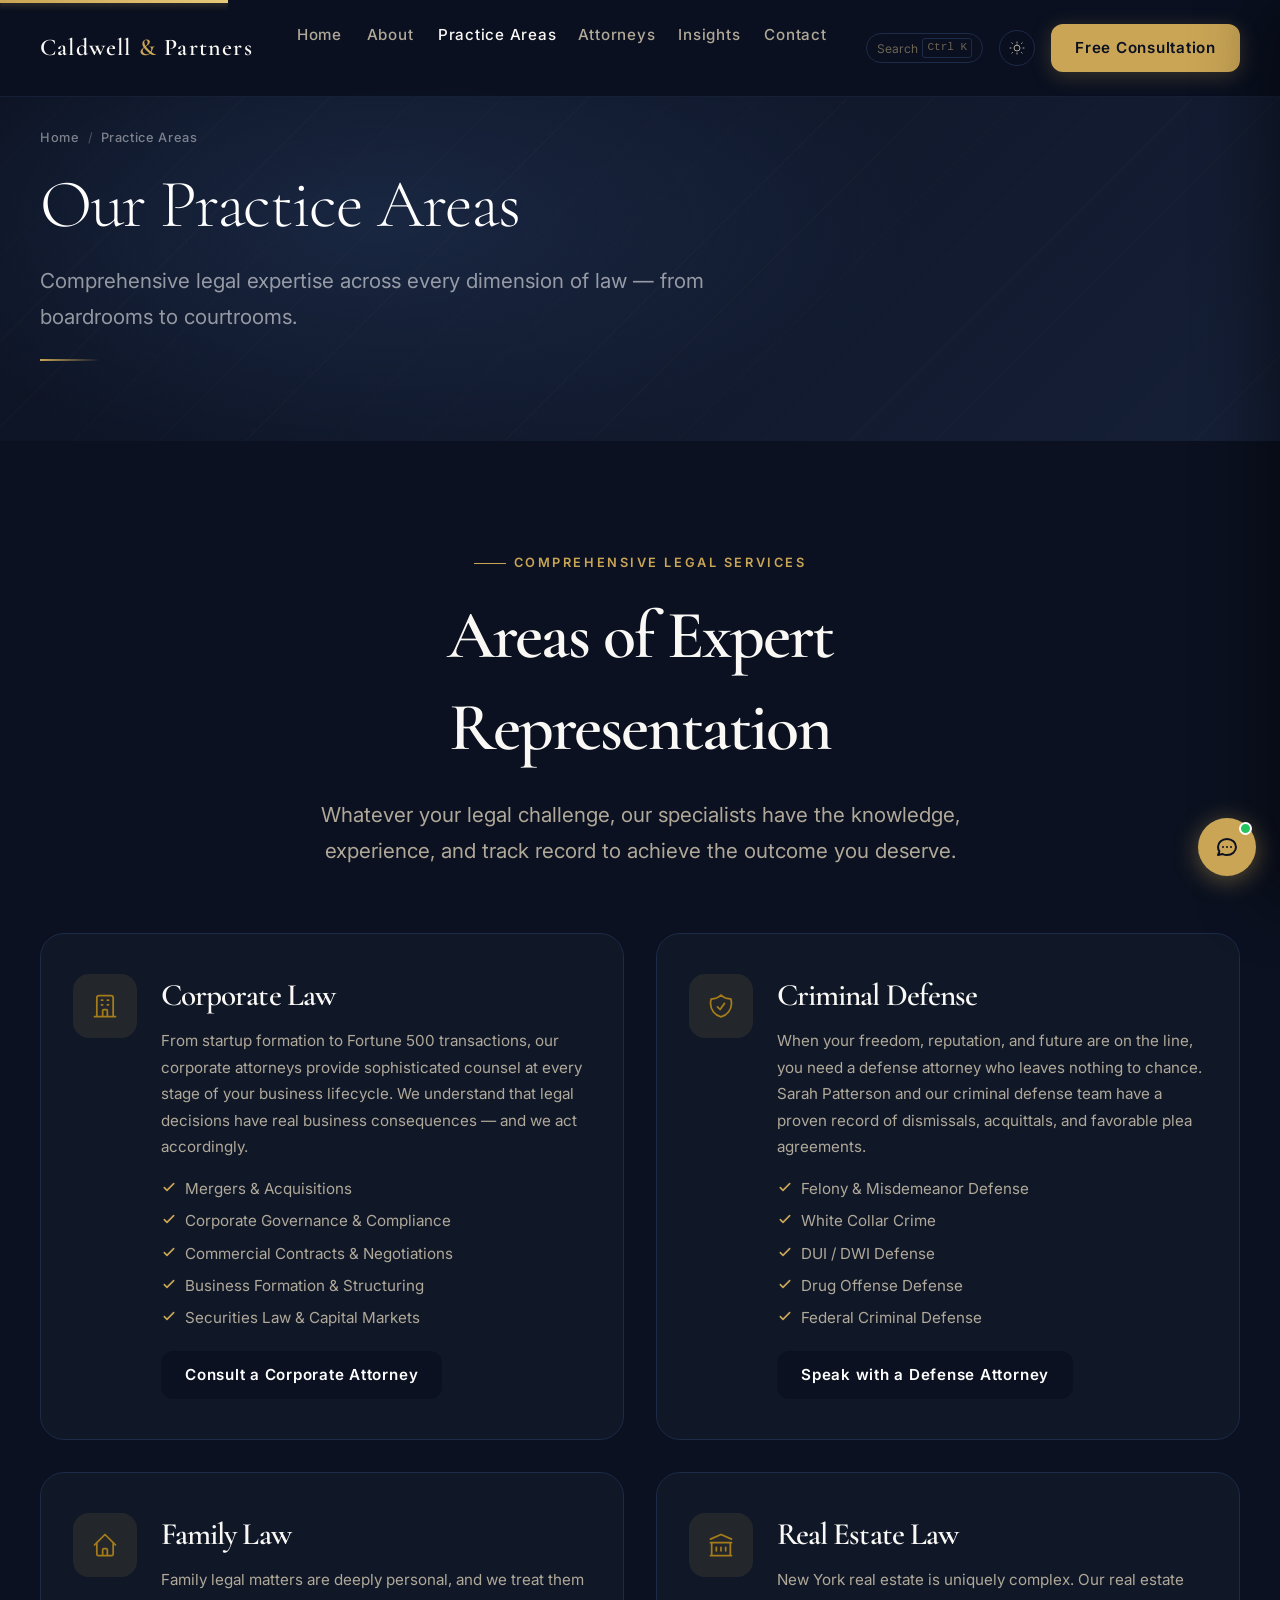
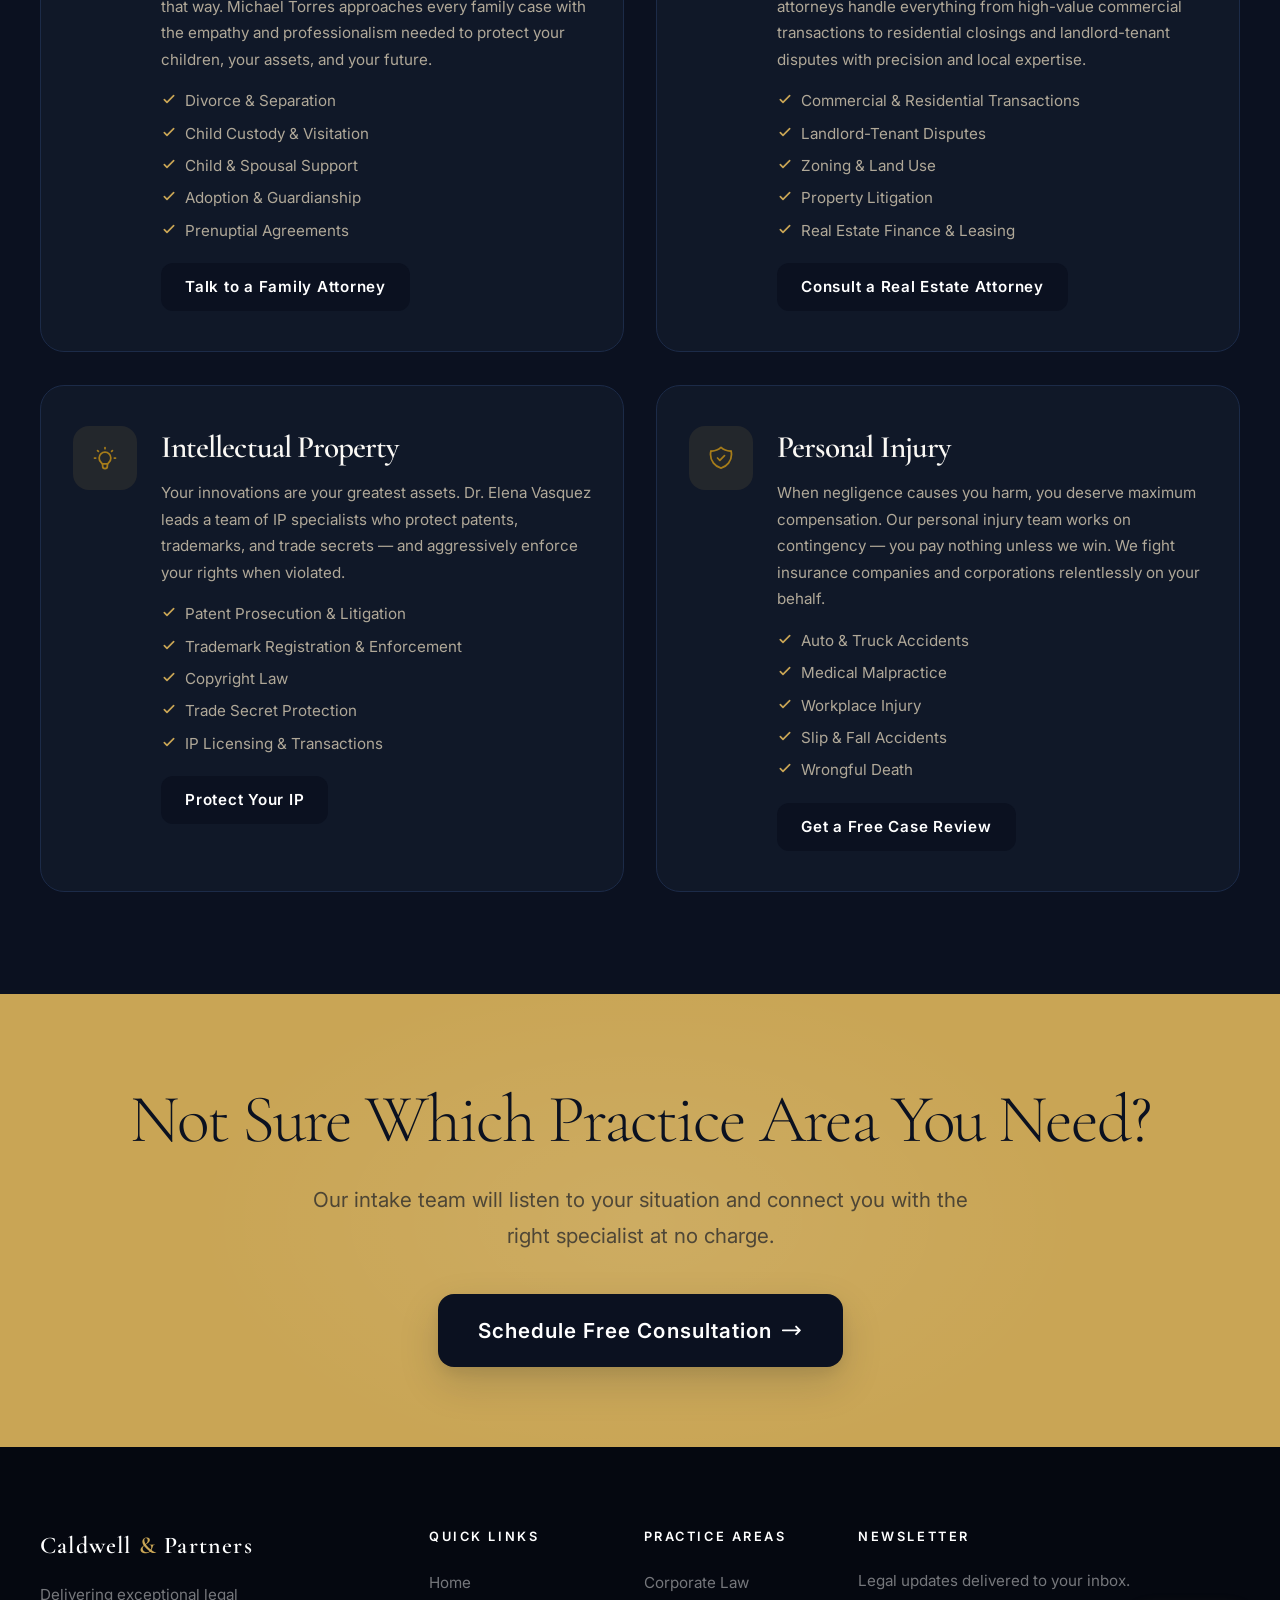
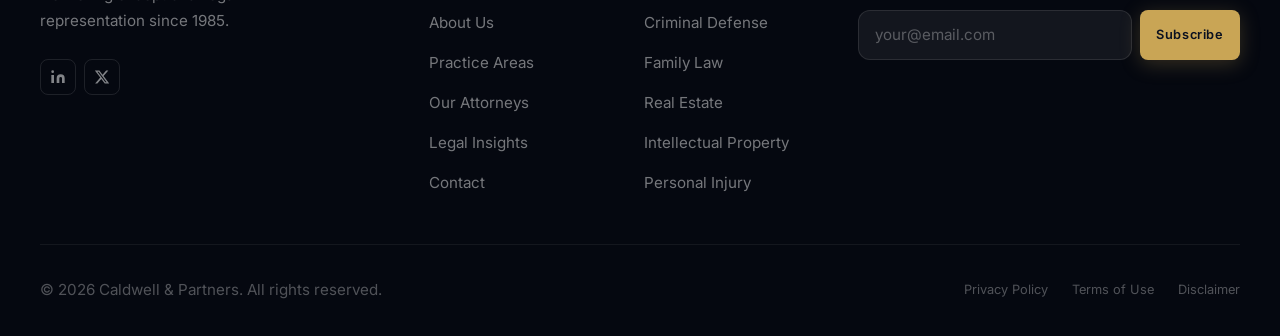
<file: practice-areas.html>
﻿<!DOCTYPE html>
<html lang="en" data-theme="dark">
<head>
  <meta charset="UTF-8" />
  <meta name="viewport" content="width=device-width, initial-scale=1.0" />
  <meta http-equiv="X-UA-Compatible" content="IE=edge" />
  <title>Practice Areas | Caldwell &amp; Partners Law Firm</title>
  <meta name="description" content="Explore the full range of legal services offered by Caldwell &amp; Partners — corporate law, criminal defense, family law, real estate, IP, and personal injury." />
  <meta name="robots" content="index, follow" />
  <link rel="canonical" href="https://www.caldwellpartners.com/practice-areas.html" />
  <meta property="og:title"       content="Practice Areas | Caldwell &amp; Partners" />
  <meta property="og:description" content="Expert legal services across 6 key practice areas in New York." />
  <meta property="og:url"         content="https://www.caldwellpartners.com/practice-areas.html" />
  <meta property="og:type"        content="website" />
  <link rel="icon" type="image/svg+xml" href="assets/favicon.svg" />
  <link rel="preconnect" href="https://fonts.googleapis.com" />
  <link rel="preconnect" href="https://fonts.gstatic.com" crossorigin />
  <link rel="preload" href="https://fonts.googleapis.com/css2?family=Cormorant+Garamond:ital,wght@0,300;0,400;0,600;1,400&family=Inter:wght@300;400;500;600&display=swap" as="style" onload="this.onload=null;this.rel='stylesheet'" />
  <noscript><link rel="stylesheet" href="https://fonts.googleapis.com/css2?family=Cormorant+Garamond:ital,wght@0,300;0,400;0,600;1,400&family=Inter:wght@300;400;500;600&display=swap" /></noscript>
  <link rel="stylesheet" href="css/style.css" />
</head>
<body>
  <a class="skip-link" href="#main-content">Skip to main content</a>
  <div class="loader" role="status" aria-label="Loading"><div class="loader__logo">C<span>&</span>P</div><div class="loader__bar"><div class="loader__bar-fill"></div></div></div>

  <header>
    <nav class="navbar navbar--light" aria-label="Main navigation">
      <div class="container">
        <div class="navbar__inner">
          <a class="navbar__logo" href="index.html">Caldwell <span>&amp;</span> Partners</a>
          <ul class="navbar__nav">
            <li><a class="navbar__link" href="index.html">Home</a></li>
            <li><a class="navbar__link" href="about.html">About</a></li>
            <li><a class="navbar__link" href="practice-areas.html">Practice Areas</a></li>
            <li><a class="navbar__link" href="attorneys.html">Attorneys</a></li>
            <li><a class="navbar__link" href="blog.html">Insights</a></li>
            <li><a class="navbar__link" href="contact.html">Contact</a></li>
          </ul>
          <div class="navbar__actions">
            <button class="theme-toggle" aria-label="Toggle dark mode" type="button">
              <svg class="icon-moon" xmlns="http://www.w3.org/2000/svg" fill="none" viewBox="0 0 24 24" stroke="currentColor" stroke-width="1.5" aria-hidden="true"><path stroke-linecap="round" stroke-linejoin="round" d="M21.75 15.75A9 9 0 019 3 9.004 9.004 0 003 12a9 9 0 0018 0c0-.75-.094-1.477-.25-2.25z" /></svg>
              <svg class="icon-sun" xmlns="http://www.w3.org/2000/svg" fill="none" viewBox="0 0 24 24" stroke="currentColor" stroke-width="1.5" aria-hidden="true"><path stroke-linecap="round" stroke-linejoin="round" d="M12 3v1.5M12 19.5V21M4.219 4.219l1.06 1.06M18.72 18.72l1.06 1.06M3 12H1.5m21 0H21M4.219 19.781l1.06-1.06M18.72 5.28l1.06-1.06M12 7.5a4.5 4.5 0 100 9 4.5 4.5 0 000-9z" /></svg>
            </button>
            <a class="btn btn--primary" href="contact.html">Free Consultation</a>
            <button class="hamburger" aria-label="Open mobile menu" aria-expanded="false" type="button"><span class="hamburger__bar"></span><span class="hamburger__bar"></span><span class="hamburger__bar"></span></button>
          </div>
        </div>
      </div>
    </nav>
  </header>

  <div class="menu-overlay" aria-hidden="true"></div>
  <nav id="mobile-menu" class="mobile-menu" aria-label="Mobile navigation" aria-hidden="true">
    <ul class="mobile-menu__nav">
      <li><a class="mobile-menu__link" href="index.html">Home</a></li>
      <li><a class="mobile-menu__link" href="about.html">About</a></li>
      <li><a class="mobile-menu__link" href="practice-areas.html">Practice Areas</a></li>
      <li><a class="mobile-menu__link" href="attorneys.html">Attorneys</a></li>
      <li><a class="mobile-menu__link" href="blog.html">Insights</a></li>
      <li><a class="mobile-menu__link" href="contact.html">Contact</a></li>
    </ul>
    <div class="mobile-menu__footer"><a class="btn btn--primary btn--full" href="contact.html">Free Consultation</a></div>
  </nav>

  <main id="main-content">
    <!-- Page Header -->
    <section class="page-header" aria-labelledby="page-title">
      <div class="container">
        <div class="page-header__content">
          <nav class="page-header__breadcrumb" aria-label="Breadcrumb">
            <a class="page-header__breadcrumb-item" href="index.html">Home</a>
            <span class="page-header__breadcrumb-sep" aria-hidden="true">/</span>
            <span class="page-header__breadcrumb-item" aria-current="page">Practice Areas</span>
          </nav>
          <h1 class="page-header__title" id="page-title">Our Practice Areas</h1>
          <p class="page-header__subtitle">Comprehensive legal expertise across every dimension of law — from boardrooms to courtrooms.</p>
          <span class="page-header__accent" aria-hidden="true"></span>
        </div>
      </div>
    </section>

    <!-- Practice Areas Grid -->
    <section class="section section--light" aria-labelledby="practices-main-title">
      <div class="container">
        <header class="section-header reveal">
          <span class="section-label">Comprehensive Legal Services</span>
          <h2 id="practices-main-title">Areas of Expert Representation</h2>
          <p>Whatever your legal challenge, our specialists have the knowledge, experience, and track record to achieve the outcome you deserve.</p>
        </header>

        <div class="practices-full__grid">
          <!-- Corporate Law -->
          <article class="practice-full-card reveal delay-1" id="corporate">
            <div class="practice-full-card__icon" aria-hidden="true">
              <svg xmlns="http://www.w3.org/2000/svg" fill="none" viewBox="0 0 24 24" stroke="currentColor" stroke-width="1.5"><path stroke-linecap="round" stroke-linejoin="round" d="M19 21V5a2 2 0 00-2-2H7a2 2 0 00-2 2v16m14 0h2m-2 0h-5m-9 0H3m2 0h5M9 7h1m-1 4h1m4-4h1m-1 4h1m-5 10v-5a1 1 0 011-1h2a1 1 0 011 1v5m-4 0h4" /></svg>
            </div>
            <div>
              <h2 class="practice-full-card__title">Corporate Law</h2>
              <p class="practice-full-card__text">From startup formation to Fortune 500 transactions, our corporate attorneys provide sophisticated counsel at every stage of your business lifecycle. We understand that legal decisions have real business consequences — and we act accordingly.</p>
              <ul class="practice-full-card__list" aria-label="Corporate law services">
                <li class="practice-full-card__list-item"><svg aria-hidden="true" focusable="false"><use href="assets/icons.svg#icon-check"/></svg>Mergers &amp; Acquisitions</li>
                <li class="practice-full-card__list-item"><svg aria-hidden="true" focusable="false"><use href="assets/icons.svg#icon-check"/></svg>Corporate Governance &amp; Compliance</li>
                <li class="practice-full-card__list-item"><svg aria-hidden="true" focusable="false"><use href="assets/icons.svg#icon-check"/></svg>Commercial Contracts &amp; Negotiations</li>
                <li class="practice-full-card__list-item"><svg aria-hidden="true" focusable="false"><use href="assets/icons.svg#icon-check"/></svg>Business Formation &amp; Structuring</li>
                <li class="practice-full-card__list-item"><svg aria-hidden="true" focusable="false"><use href="assets/icons.svg#icon-check"/></svg>Securities Law &amp; Capital Markets</li>
              </ul>
              <a class="btn btn--dark" href="contact.html">Consult a Corporate Attorney</a>
            </div>
          </article>

          <!-- Criminal Defense -->
          <article class="practice-full-card reveal delay-2" id="criminal">
            <div class="practice-full-card__icon" aria-hidden="true">
              <svg xmlns="http://www.w3.org/2000/svg" fill="none" viewBox="0 0 24 24" stroke="currentColor" stroke-width="1.5"><path stroke-linecap="round" stroke-linejoin="round" d="M9 12.75L11.25 15 15 9.75m-3-7.036A11.959 11.959 0 013.598 6 11.99 11.99 0 003 9.749c0 5.592 3.824 10.29 9 11.623 5.176-1.332 9-6.03 9-11.622 0-1.31-.21-2.571-.598-3.751h-.152c-3.196 0-6.1-1.248-8.25-3.285z" /></svg>
            </div>
            <div>
              <h2 class="practice-full-card__title">Criminal Defense</h2>
              <p class="practice-full-card__text">When your freedom, reputation, and future are on the line, you need a defense attorney who leaves nothing to chance. Sarah Patterson and our criminal defense team have a proven record of dismissals, acquittals, and favorable plea agreements.</p>
              <ul class="practice-full-card__list" aria-label="Criminal defense services">
                <li class="practice-full-card__list-item"><svg aria-hidden="true" focusable="false"><use href="assets/icons.svg#icon-check"/></svg>Felony &amp; Misdemeanor Defense</li>
                <li class="practice-full-card__list-item"><svg aria-hidden="true" focusable="false"><use href="assets/icons.svg#icon-check"/></svg>White Collar Crime</li>
                <li class="practice-full-card__list-item"><svg aria-hidden="true" focusable="false"><use href="assets/icons.svg#icon-check"/></svg>DUI / DWI Defense</li>
                <li class="practice-full-card__list-item"><svg aria-hidden="true" focusable="false"><use href="assets/icons.svg#icon-check"/></svg>Drug Offense Defense</li>
                <li class="practice-full-card__list-item"><svg aria-hidden="true" focusable="false"><use href="assets/icons.svg#icon-check"/></svg>Federal Criminal Defense</li>
              </ul>
              <a class="btn btn--dark" href="contact.html">Speak with a Defense Attorney</a>
            </div>
          </article>

          <!-- Family Law -->
          <article class="practice-full-card reveal delay-1" id="family">
            <div class="practice-full-card__icon" aria-hidden="true">
              <svg xmlns="http://www.w3.org/2000/svg" fill="none" viewBox="0 0 24 24" stroke="currentColor" stroke-width="1.5"><path stroke-linecap="round" stroke-linejoin="round" d="M3 12l2-2m0 0l7-7 7 7M5 10v10a1 1 0 001 1h3m10-11l2 2m-2-2v10a1 1 0 01-1 1h-3m-6 0a1 1 0 001-1v-4a1 1 0 011-1h2a1 1 0 011 1v4a1 1 0 001 1m-6 0h6" /></svg>
            </div>
            <div>
              <h2 class="practice-full-card__title">Family Law</h2>
              <p class="practice-full-card__text">Family legal matters are deeply personal, and we treat them that way. Michael Torres approaches every family case with the empathy and professionalism needed to protect your children, your assets, and your future.</p>
              <ul class="practice-full-card__list" aria-label="Family law services">
                <li class="practice-full-card__list-item"><svg aria-hidden="true" focusable="false"><use href="assets/icons.svg#icon-check"/></svg>Divorce &amp; Separation</li>
                <li class="practice-full-card__list-item"><svg aria-hidden="true" focusable="false"><use href="assets/icons.svg#icon-check"/></svg>Child Custody &amp; Visitation</li>
                <li class="practice-full-card__list-item"><svg aria-hidden="true" focusable="false"><use href="assets/icons.svg#icon-check"/></svg>Child &amp; Spousal Support</li>
                <li class="practice-full-card__list-item"><svg aria-hidden="true" focusable="false"><use href="assets/icons.svg#icon-check"/></svg>Adoption &amp; Guardianship</li>
                <li class="practice-full-card__list-item"><svg aria-hidden="true" focusable="false"><use href="assets/icons.svg#icon-check"/></svg>Prenuptial Agreements</li>
              </ul>
              <a class="btn btn--dark" href="contact.html">Talk to a Family Attorney</a>
            </div>
          </article>

          <!-- Real Estate -->
          <article class="practice-full-card reveal delay-2" id="real-estate">
            <div class="practice-full-card__icon" aria-hidden="true">
              <svg xmlns="http://www.w3.org/2000/svg" fill="none" viewBox="0 0 24 24" stroke="currentColor" stroke-width="1.5"><path stroke-linecap="round" stroke-linejoin="round" d="M8 14v3m4-3v3m4-3v3M3 21h18M3 10h18M3 7l9-4 9 4M4 10h16v11H4V10z" /></svg>
            </div>
            <div>
              <h2 class="practice-full-card__title">Real Estate Law</h2>
              <p class="practice-full-card__text">New York real estate is uniquely complex. Our real estate attorneys handle everything from high-value commercial transactions to residential closings and landlord-tenant disputes with precision and local expertise.</p>
              <ul class="practice-full-card__list" aria-label="Real estate law services">
                <li class="practice-full-card__list-item"><svg aria-hidden="true" focusable="false"><use href="assets/icons.svg#icon-check"/></svg>Commercial &amp; Residential Transactions</li>
                <li class="practice-full-card__list-item"><svg aria-hidden="true" focusable="false"><use href="assets/icons.svg#icon-check"/></svg>Landlord-Tenant Disputes</li>
                <li class="practice-full-card__list-item"><svg aria-hidden="true" focusable="false"><use href="assets/icons.svg#icon-check"/></svg>Zoning &amp; Land Use</li>
                <li class="practice-full-card__list-item"><svg aria-hidden="true" focusable="false"><use href="assets/icons.svg#icon-check"/></svg>Property Litigation</li>
                <li class="practice-full-card__list-item"><svg aria-hidden="true" focusable="false"><use href="assets/icons.svg#icon-check"/></svg>Real Estate Finance &amp; Leasing</li>
              </ul>
              <a class="btn btn--dark" href="contact.html">Consult a Real Estate Attorney</a>
            </div>
          </article>

          <!-- IP -->
          <article class="practice-full-card reveal delay-1" id="ip">
            <div class="practice-full-card__icon" aria-hidden="true">
              <svg xmlns="http://www.w3.org/2000/svg" fill="none" viewBox="0 0 24 24" stroke="currentColor" stroke-width="1.5"><path stroke-linecap="round" stroke-linejoin="round" d="M9.663 17h4.673M12 3v1m6.364 1.636l-.707.707M21 12h-1M4 12H3m3.343-5.657l-.707-.707m2.828 9.9a5 5 0 117.072 0l-.548.547A3.374 3.374 0 0014 18.469V19a2 2 0 11-4 0v-.531c0-.895-.356-1.754-.988-2.386l-.548-.547z" /></svg>
            </div>
            <div>
              <h2 class="practice-full-card__title">Intellectual Property</h2>
              <p class="practice-full-card__text">Your innovations are your greatest assets. Dr. Elena Vasquez leads a team of IP specialists who protect patents, trademarks, and trade secrets — and aggressively enforce your rights when violated.</p>
              <ul class="practice-full-card__list" aria-label="IP law services">
                <li class="practice-full-card__list-item"><svg aria-hidden="true" focusable="false"><use href="assets/icons.svg#icon-check"/></svg>Patent Prosecution &amp; Litigation</li>
                <li class="practice-full-card__list-item"><svg aria-hidden="true" focusable="false"><use href="assets/icons.svg#icon-check"/></svg>Trademark Registration &amp; Enforcement</li>
                <li class="practice-full-card__list-item"><svg aria-hidden="true" focusable="false"><use href="assets/icons.svg#icon-check"/></svg>Copyright Law</li>
                <li class="practice-full-card__list-item"><svg aria-hidden="true" focusable="false"><use href="assets/icons.svg#icon-check"/></svg>Trade Secret Protection</li>
                <li class="practice-full-card__list-item"><svg aria-hidden="true" focusable="false"><use href="assets/icons.svg#icon-check"/></svg>IP Licensing &amp; Transactions</li>
              </ul>
              <a class="btn btn--dark" href="contact.html">Protect Your IP</a>
            </div>
          </article>

          <!-- Personal Injury -->
          <article class="practice-full-card reveal delay-2" id="personal-injury">
            <div class="practice-full-card__icon" aria-hidden="true">
              <svg xmlns="http://www.w3.org/2000/svg" fill="none" viewBox="0 0 24 24" stroke="currentColor" stroke-width="1.5"><path stroke-linecap="round" stroke-linejoin="round" d="M9 12l2 2 4-4m5.618-4.016A11.955 11.955 0 0112 2.944a11.955 11.955 0 01-8.618 3.04A12.02 12.02 0 003 9c0 5.591 3.824 10.29 9 11.622 5.176-1.332 9-6.03 9-11.622 0-1.042-.133-2.052-.382-3.016z" /></svg>
            </div>
            <div>
              <h2 class="practice-full-card__title">Personal Injury</h2>
              <p class="practice-full-card__text">When negligence causes you harm, you deserve maximum compensation. Our personal injury team works on contingency — you pay nothing unless we win. We fight insurance companies and corporations relentlessly on your behalf.</p>
              <ul class="practice-full-card__list" aria-label="Personal injury services">
                <li class="practice-full-card__list-item"><svg aria-hidden="true" focusable="false"><use href="assets/icons.svg#icon-check"/></svg>Auto &amp; Truck Accidents</li>
                <li class="practice-full-card__list-item"><svg aria-hidden="true" focusable="false"><use href="assets/icons.svg#icon-check"/></svg>Medical Malpractice</li>
                <li class="practice-full-card__list-item"><svg aria-hidden="true" focusable="false"><use href="assets/icons.svg#icon-check"/></svg>Workplace Injury</li>
                <li class="practice-full-card__list-item"><svg aria-hidden="true" focusable="false"><use href="assets/icons.svg#icon-check"/></svg>Slip &amp; Fall Accidents</li>
                <li class="practice-full-card__list-item"><svg aria-hidden="true" focusable="false"><use href="assets/icons.svg#icon-check"/></svg>Wrongful Death</li>
              </ul>
              <a class="btn btn--dark" href="contact.html">Get a Free Case Review</a>
            </div>
          </article>
        </div>
      </div>
    </section>

    <!-- CTA Banner -->
    <section class="cta-banner" aria-labelledby="cta-title">
      <div class="container">
        <div class="cta-banner__content">
          <h2 id="cta-title">Not Sure Which Practice Area You Need?</h2>
          <p>Our intake team will listen to your situation and connect you with the right specialist at no charge.</p>
          <a class="btn btn--dark btn--xl" href="contact.html">
            Schedule Free Consultation
            <svg xmlns="http://www.w3.org/2000/svg" fill="none" viewBox="0 0 24 24" stroke="currentColor" stroke-width="2" aria-hidden="true"><path stroke-linecap="round" stroke-linejoin="round" d="M17 8l4 4m0 0l-4 4m4-4H3" /></svg>
          </a>
        </div>
      </div>
    </section>
  </main>

  <footer class="footer">
    <div class="container">
      <div class="footer__main">
        <div class="footer__brand">
          <a class="navbar__logo" href="index.html">Caldwell <span>&amp;</span> Partners</a>
          <p>Delivering exceptional legal representation since 1985.</p>
          <nav class="footer__social" aria-label="Social media">
            <a class="footer__social-link" href="#" rel="noopener noreferrer" aria-label="LinkedIn"><svg fill="currentColor" viewBox="0 0 24 24" aria-hidden="true"><path d="M16 8a6 6 0 016 6v7h-4v-7a2 2 0 00-2-2 2 2 0 00-2 2v7h-4v-7a6 6 0 016-6zM2 9h4v12H2z"/><circle cx="4" cy="4" r="2"/></svg></a>
            <a class="footer__social-link" href="#" rel="noopener noreferrer" aria-label="Twitter"><svg fill="currentColor" viewBox="0 0 24 24" aria-hidden="true"><path d="M18.244 2.25h3.308l-7.227 8.26 8.502 11.24H16.17l-5.214-6.817L4.99 21.75H1.68l7.73-8.835L1.254 2.25H8.08l4.713 6.231zm-1.161 17.52h1.833L7.084 4.126H5.117z"/></svg></a>
          </nav>
        </div>
        <nav aria-label="Quick links"><div class="footer__col-title">Quick Links</div><ul class="footer__links"><li><a class="footer__link" href="index.html">Home</a></li><li><a class="footer__link" href="about.html">About Us</a></li><li><a class="footer__link" href="practice-areas.html">Practice Areas</a></li><li><a class="footer__link" href="attorneys.html">Our Attorneys</a></li><li><a class="footer__link" href="blog.html">Legal Insights</a></li><li><a class="footer__link" href="contact.html">Contact</a></li></ul></nav>
        <nav aria-label="Practice areas"><div class="footer__col-title">Practice Areas</div><ul class="footer__links"><li><a class="footer__link" href="#corporate">Corporate Law</a></li><li><a class="footer__link" href="#criminal">Criminal Defense</a></li><li><a class="footer__link" href="#family">Family Law</a></li><li><a class="footer__link" href="#real-estate">Real Estate</a></li><li><a class="footer__link" href="#ip">Intellectual Property</a></li><li><a class="footer__link" href="#personal-injury">Personal Injury</a></li></ul></nav>
        <div><div class="footer__col-title">Newsletter</div><p class="footer__newsletter-text">Legal updates delivered to your inbox.</p><form class="footer__newsletter-form" novalidate aria-label="Newsletter"><label class="sr-only" for="footer-email-pa">Email</label><input class="footer__newsletter-input" type="email" id="footer-email-pa" placeholder="your@email.com" maxlength="200" /><button class="btn btn--primary btn--sm" type="submit">Subscribe</button></form></div>
      </div>
      <div class="footer__bottom">
        <p class="footer__copyright">&copy; 2026 Caldwell &amp; Partners. All rights reserved.</p>
        <nav class="footer__legal" aria-label="Legal"><a class="footer__legal-link" href="#">Privacy Policy</a><a class="footer__legal-link" href="#">Terms of Use</a><a class="footer__legal-link" href="#">Disclaimer</a></nav>
      </div>
    </div>
  </footer>

  <button class="back-to-top" aria-label="Back to top" type="button">
    <svg aria-hidden="true" focusable="false"><use href="assets/icons.svg#icon-arrow-up"/></svg>
  </button>
  <script src="js/script.js" defer></script>
</body>
</html>
</file>
<file: css/style.css>
/* ==================================================
   CALDWELL & PARTNERS — Premium Law Firm Website
   Main Stylesheet | css/style.css
   Author: Senior Frontend Engineer
   Version: 1.0.0
   ================================================== */

/* ==================================================
   TABLE OF CONTENTS
   01. CSS Variables & Custom Properties
   02. CSS Reset & Base Styles
   03. Typography System
   04. Layout Utilities
   05. Loader / Preloader
   06. Navigation
   07. Hero Section
   08. Section Generic Styles
   09. Features Section
   10. Practice Areas Section
   11. Statistics Section
   12. About Preview Section
   13. Attorneys Section
   14. Testimonials Section
   15. Pricing Section
   16. FAQ Section
   17. Contact Section
   18. Footer
   19. Back to Top Button
   20. Buttons & Interactive Elements
   21. Form Elements
   22. Cards
   23. Page Header (Inner Pages)
   24. About Page Styles
   25. Practice Areas Page Styles
   26. Attorneys Page Styles
   27. Blog Page Styles
   28. Contact Page Styles
   29. Utilities & Helpers
   30. Animations & Keyframes
   31. Responsive Breakpoints
   ================================================== */


/* ==================================================
   01. CSS VARIABLES & CUSTOM PROPERTIES
   ================================================== */
:root {
  /* Dark Navy Palette */
  --clr-navy-950: #050810;
  --clr-navy-900: #0B1120;
  --clr-navy-800: #101828;
  --clr-navy-700: #151F36;
  --clr-navy-600: #1C2B48;
  --clr-navy-500: #24365C;

  /* Gold Accent Palette */
  --clr-gold-700: #8B6914;
  --clr-gold-600: #A67C1A;
  --clr-gold-500: #C9A555;
  --clr-gold-400: #D9BA75;
  --clr-gold-300: #E8CC95;
  --clr-gold-200: #F0DDB5;
  --clr-gold-100: #FBF4E2;

  /* Neutral Palette */
  --clr-neutral-900: #1C1810;
  --clr-neutral-800: #302C22;
  --clr-neutral-700: #4A4539;
  --clr-neutral-600: #6B6354;
  --clr-neutral-500: #8C8476;
  --clr-neutral-400: #B0A898;
  --clr-neutral-300: #CEC8BA;
  --clr-neutral-200: #E5E0D5;
  --clr-neutral-100: #F2EFE8;
  --clr-neutral-50:  #FAF8F4;
  --clr-white:       #FFFFFF;

  /* Status Colors */
  --clr-success: #22A65A;
  --clr-error:   #EF4444;

  /* === SEMANTIC COLORS — Light Theme === */
  --bg-body:       var(--clr-neutral-50);
  --bg-surface:    var(--clr-white);
  --bg-surface-alt: var(--clr-neutral-100);
  --bg-dark:       var(--clr-navy-900);
  --bg-dark-alt:   var(--clr-navy-700);
  --bg-accent:     var(--clr-gold-100);

  --txt-primary:   var(--clr-neutral-900);
  --txt-secondary: var(--clr-neutral-600);
  --txt-muted:     var(--clr-neutral-400);
  --txt-heading:   var(--clr-navy-900);
  --txt-on-dark:   var(--clr-neutral-100);
  --txt-on-dark-2: var(--clr-neutral-400);
  --txt-accent:    var(--clr-gold-500);

  --bdr-light:  var(--clr-neutral-200);
  --bdr-medium: var(--clr-neutral-300);
  --bdr-accent: var(--clr-gold-500);

  /* === TYPOGRAPHY === */
  --font-display: 'Cormorant Garamond', 'Georgia', 'Times New Roman', serif;
  --font-body:    'Inter', -apple-system, BlinkMacSystemFont, 'Segoe UI', sans-serif;

  /* Fluid Scale */
  --text-xs:   clamp(0.7rem,  0.66rem + 0.2vw,  0.8rem);
  --text-sm:   clamp(0.85rem, 0.8rem  + 0.25vw, 0.95rem);
  --text-base: clamp(1rem,    0.95rem + 0.25vw, 1.1rem);
  --text-lg:   clamp(1.1rem,  1.05rem + 0.3vw,  1.3rem);
  --text-xl:   clamp(1.25rem, 1.15rem + 0.5vw,  1.5rem);
  --text-2xl:  clamp(1.5rem,  1.35rem + 0.75vw, 2rem);
  --text-3xl:  clamp(1.875rem,1.65rem + 1.1vw,  2.5rem);
  --text-4xl:  clamp(2.25rem, 1.95rem + 1.5vw,  3.25rem);
  --text-5xl:  clamp(2.75rem, 2.25rem + 2.5vw,  4.5rem);
  --text-hero: clamp(3rem,    2.2rem  + 4vw,    6rem);

  --fw-light:    300;
  --fw-regular:  400;
  --fw-medium:   500;
  --fw-semibold: 600;
  --fw-bold:     700;

  --lh-tight:   1.2;
  --lh-snug:    1.35;
  --lh-normal:  1.6;
  --lh-relaxed: 1.75;

  --ls-tight:   -0.03em;
  --ls-normal:   0;
  --ls-wide:     0.05em;
  --ls-wider:    0.1em;
  --ls-widest:   0.2em;

  /* === SPACING === */
  --sp-1:   0.25rem;
  --sp-2:   0.5rem;
  --sp-3:   0.75rem;
  --sp-4:   1rem;
  --sp-5:   1.25rem;
  --sp-6:   1.5rem;
  --sp-8:   2rem;
  --sp-10:  2.5rem;
  --sp-12:  3rem;
  --sp-16:  4rem;
  --sp-20:  5rem;
  --sp-24:  6rem;
  --sp-32:  8rem;
  --section-py: clamp(4rem, 8vw, 7rem);
  --container-px: clamp(1.25rem, 5vw, 2.5rem);

  /* === LAYOUT === */
  --container-max: 1320px;
  --container-md:  1100px;
  --container-sm:  860px;

  /* === BORDERS === */
  --radius-sm:   0.25rem;
  --radius-md:   0.5rem;
  --radius-lg:   0.75rem;
  --radius-xl:   1rem;
  --radius-2xl:  1.5rem;
  --radius-full: 9999px;

  /* === SHADOWS === */
  --shadow-xs: 0 1px 2px rgba(10,17,32,0.05);
  --shadow-sm: 0 1px 4px rgba(10,17,32,0.08), 0 1px 2px rgba(10,17,32,0.04);
  --shadow-md: 0 4px 12px rgba(10,17,32,0.1),  0 2px 4px rgba(10,17,32,0.06);
  --shadow-lg: 0 8px 24px rgba(10,17,32,0.12), 0 4px 8px rgba(10,17,32,0.06);
  --shadow-xl: 0 16px 40px rgba(10,17,32,0.15),0 6px 16px rgba(10,17,32,0.08);
  --shadow-gold:    0 4px 20px rgba(201,165,85,0.25);
  --shadow-gold-lg: 0 8px 40px rgba(201,165,85,0.35);

  /* === TRANSITIONS === */
  --ease-out:    cubic-bezier(0, 0, 0.2, 1);
  --ease-in-out: cubic-bezier(0.4, 0, 0.2, 1);
  --ease-spring: cubic-bezier(0.34, 1.56, 0.64, 1);

  --dur-fast:   150ms;
  --dur-base:   250ms;
  --dur-slow:   400ms;
  --dur-slower: 600ms;

  --transition:      var(--dur-base) var(--ease-out);
  --transition-fast: var(--dur-fast) var(--ease-out);
  --transition-slow: var(--dur-slow) var(--ease-out);

  /* === Z-INDEX === */
  --z-base:    0;
  --z-raised:  10;
  --z-sticky:  50;
  --z-overlay: 100;
  --z-modal:   200;
  --z-top:     300;
}

/* Dark Theme Overrides */
[data-theme="dark"] {
  --bg-body:        var(--clr-navy-900);
  --bg-surface:     var(--clr-navy-800);
  --bg-surface-alt: var(--clr-navy-700);
  --bg-dark:        #040608;
  --bg-dark-alt:    var(--clr-navy-950);
  --bg-accent:      var(--clr-navy-700);

  --txt-primary:    var(--clr-neutral-100);
  --txt-secondary:  var(--clr-neutral-400);
  --txt-muted:      var(--clr-neutral-600);
  --txt-heading:    var(--clr-neutral-50);

  --bdr-light:  var(--clr-navy-600);
  --bdr-medium: var(--clr-navy-500);

  --shadow-sm: 0 1px 4px rgba(0,0,0,0.4),  0 1px 2px rgba(0,0,0,0.25);
  --shadow-md: 0 4px 12px rgba(0,0,0,0.5), 0 2px 4px rgba(0,0,0,0.3);
  --shadow-lg: 0 8px 24px rgba(0,0,0,0.6), 0 4px 8px rgba(0,0,0,0.35);
}


/* ==================================================
   02. CSS RESET & BASE STYLES
   ================================================== */
*,
*::before,
*::after {
  box-sizing: border-box;
  margin: 0;
  padding: 0;
}

html {
  font-size: 100%;
  scroll-behavior: smooth;
  text-size-adjust: 100%;
  -webkit-text-size-adjust: 100%;
  /* Improve scrollbar appearance */
  scrollbar-width: thin;
  scrollbar-color: var(--clr-gold-500) var(--clr-neutral-200);
}

body {
  font-family: var(--font-body);
  font-size: var(--text-base);
  font-weight: var(--fw-regular);
  line-height: var(--lh-normal);
  color: var(--txt-primary);
  background-color: var(--bg-body);
  -webkit-font-smoothing: antialiased;
  -moz-osx-font-smoothing: grayscale;
  overflow-x: hidden;
  transition: background-color var(--dur-slow) var(--ease-out),
              color var(--dur-slow) var(--ease-out);
}

/* Prevent scroll during loading */
body.is-loading {
  overflow: hidden;
}

img,
picture,
video,
canvas,
svg {
  display: block;
  max-width: 100%;
}

input,
button,
textarea,
select {
  font: inherit;
}

p,
h1, h2, h3, h4, h5, h6 {
  overflow-wrap: break-word;
}

a {
  color: inherit;
  text-decoration: none;
}

ul, ol {
  list-style: none;
}

button {
  cursor: pointer;
  border: none;
  background: none;
}

/* Focus visible outline for keyboard navigation */
:focus-visible {
  outline: 2px solid var(--clr-gold-500);
  outline-offset: 3px;
  border-radius: var(--radius-sm);
}

/* Skip to content link (accessibility) */
.skip-link {
  position: absolute;
  top: -100%;
  left: var(--sp-4);
  padding: var(--sp-2) var(--sp-4);
  background: var(--clr-gold-500);
  color: var(--clr-navy-900);
  font-weight: var(--fw-semibold);
  border-radius: var(--radius-md);
  z-index: var(--z-top);
  transition: top var(--transition-fast);
}

.skip-link:focus {
  top: var(--sp-4);
}

/* Custom scrollbar (webkit) */
::-webkit-scrollbar { width: 6px; height: 6px; }
::-webkit-scrollbar-track { background: var(--clr-neutral-200); }
::-webkit-scrollbar-thumb { background: var(--clr-gold-500); border-radius: var(--radius-full); }
::-webkit-scrollbar-thumb:hover { background: var(--clr-gold-600); }

/* Selection color */
::selection {
  background: var(--clr-gold-300);
  color: var(--clr-navy-900);
}


/* ==================================================
   03. TYPOGRAPHY SYSTEM
   ================================================== */
h1, h2, h3, h4, h5, h6 {
  font-family: var(--font-display);
  font-weight: var(--fw-semibold);
  line-height: var(--lh-snug);
  color: var(--txt-heading);
  letter-spacing: var(--ls-tight);
}

h1 { font-size: var(--text-hero); font-weight: var(--fw-light); }
h2 { font-size: var(--text-5xl); }
h3 { font-size: var(--text-4xl); }
h4 { font-size: var(--text-3xl); }
h5 { font-size: var(--text-2xl); }
h6 { font-size: var(--text-xl); }

p {
  color: var(--txt-secondary);
  line-height: var(--lh-relaxed);
  max-width: 70ch;
}

strong { font-weight: var(--fw-semibold); color: var(--txt-primary); }
em     { font-style: italic; }

/* Section Label (eyebrow text) */
.section-label {
  display: inline-flex;
  align-items: center;
  gap: var(--sp-2);
  font-family: var(--font-body);
  font-size: var(--text-xs);
  font-weight: var(--fw-semibold);
  letter-spacing: var(--ls-widest);
  text-transform: uppercase;
  color: var(--clr-gold-500);
}

.section-label::before {
  content: '';
  display: block;
  width: 2rem;
  height: 1px;
  background: var(--clr-gold-500);
  flex-shrink: 0;
}

/* Section Header (shared across sections) */
.section-header {
  text-align: center;
  margin-bottom: clamp(2.5rem, 5vw, 4.5rem);
  max-width: 640px;
  margin-left: auto;
  margin-right: auto;
}

.section-header .section-label {
  margin-bottom: var(--sp-4);
  justify-content: center;
}

.section-header h2 {
  margin-bottom: var(--sp-6);
  color: var(--txt-heading);
}

.section-header p {
  font-size: var(--text-lg);
  margin: 0 auto;
}

/* Dark section overrides */
.section--dark .section-header h2,
.section--dark h2,
.section--dark h3,
.section--dark h4 {
  color: var(--txt-on-dark);
}

.section--dark .section-header p,
.section--dark p {
  color: var(--txt-on-dark-2);
}

/* Gold text highlight */
.text-gold { color: var(--clr-gold-500); }
.text-accent { color: var(--clr-gold-500); }


/* ==================================================
   04. LAYOUT UTILITIES
   ================================================== */
.container {
  width: 100%;
  max-width: var(--container-max);
  margin-left: auto;
  margin-right: auto;
  padding-left: var(--container-px);
  padding-right: var(--container-px);
}

.container--sm { max-width: var(--container-sm); }
.container--md { max-width: var(--container-md); }

.section {
  padding-top: var(--section-py);
  padding-bottom: var(--section-py);
  position: relative;
  overflow: hidden;
}

.section--light { background-color: var(--bg-body); }
.section--white { background-color: var(--bg-surface); }
.section--dark  { background-color: var(--bg-dark); }
.section--dark-alt { background-color: var(--bg-dark-alt); }
.section--alt   { background-color: var(--bg-surface-alt); }

/* Grid layouts */
.grid-2 { display: grid; grid-template-columns: repeat(2, 1fr); gap: var(--sp-8); }
.grid-3 { display: grid; grid-template-columns: repeat(3, 1fr); gap: var(--sp-8); }
.grid-4 { display: grid; grid-template-columns: repeat(4, 1fr); gap: var(--sp-6); }

/* Flex helpers */
.flex        { display: flex; }
.flex-center { display: flex; align-items: center; justify-content: center; }
.flex-between { display: flex; align-items: center; justify-content: space-between; }
.flex-col    { display: flex; flex-direction: column; }

/* Spacing helpers */
.mt-auto { margin-top: auto; }
.gap-2 { gap: var(--sp-2); }
.gap-4 { gap: var(--sp-4); }
.gap-6 { gap: var(--sp-6); }
.gap-8 { gap: var(--sp-8); }


/* ==================================================
   05. LOADER / PRELOADER
   ================================================== */
.loader {
  position: fixed;
  inset: 0;
  z-index: var(--z-top);
  background: var(--clr-navy-900);
  display: flex;
  flex-direction: column;
  align-items: center;
  justify-content: center;
  gap: var(--sp-6);
  transition: opacity 0.6s var(--ease-out), visibility 0.6s var(--ease-out);
}

.loader.is-hidden {
  opacity: 0;
  visibility: hidden;
  pointer-events: none;
}

.loader__logo {
  font-family: var(--font-display);
  font-size: var(--text-3xl);
  font-weight: var(--fw-light);
  color: var(--clr-white);
  letter-spacing: var(--ls-wide);
  animation: loader-text 1.2s var(--ease-out) both;
}

.loader__logo span {
  color: var(--clr-gold-500);
}

.loader__bar {
  width: 200px;
  height: 1px;
  background: rgba(255,255,255,0.1);
  border-radius: var(--radius-full);
  overflow: hidden;
}

.loader__bar-fill {
  height: 100%;
  width: 0%;
  background: linear-gradient(90deg, var(--clr-gold-600), var(--clr-gold-400));
  border-radius: var(--radius-full);
  animation: loader-bar 1.6s var(--ease-in-out) both;
}

@keyframes loader-text {
  from { opacity: 0; transform: translateY(20px); }
  to   { opacity: 1; transform: translateY(0); }
}

@keyframes loader-bar {
  from { width: 0%; }
  to   { width: 100%; }
}


/* ==================================================
   06. NAVIGATION
   ================================================== */
.navbar {
  position: fixed;
  top: 0;
  left: 0;
  right: 0;
  z-index: var(--z-sticky);
  padding: var(--sp-5) 0;
  transition: background var(--dur-slow) var(--ease-out),
              padding var(--dur-slow) var(--ease-out),
              box-shadow var(--dur-slow) var(--ease-out);
}

/* Transparent state (over hero) */
.navbar--transparent {
  background: transparent;
}

/* Scrolled / solid state */
.navbar--scrolled {
  background: rgba(11, 17, 32, 0.97);
  backdrop-filter: blur(20px);
  -webkit-backdrop-filter: blur(20px);
  padding: var(--sp-4) 0;
  box-shadow: 0 2px 40px rgba(0,0,0,0.3);
}

/* Light page navbars */
.navbar--light:not(.navbar--scrolled) {
  background: rgba(250,248,244,0.97);
  backdrop-filter: blur(20px);
  -webkit-backdrop-filter: blur(20px);
  border-bottom: 1px solid var(--bdr-light);
}

[data-theme="dark"] .navbar--light:not(.navbar--scrolled) {
  background: rgba(11, 17, 32, 0.97);
  border-bottom: 1px solid var(--clr-navy-700);
}

.navbar__inner {
  display: flex;
  align-items: center;
  justify-content: space-between;
  gap: var(--sp-8);
}

/* Logo */
.navbar__logo {
  font-family: var(--font-display);
  font-size: var(--text-xl);
  font-weight: var(--fw-semibold);
  color: var(--clr-white);
  letter-spacing: var(--ls-wide);
  text-decoration: none;
  white-space: nowrap;
  flex-shrink: 0;
  transition: color var(--transition);
}

.navbar--light:not(.navbar--scrolled) .navbar__logo {
  color: var(--txt-heading);
}

.navbar__logo span {
  color: var(--clr-gold-500);
}

/* Nav links */
.navbar__nav {
  display: flex;
  align-items: center;
  gap: var(--sp-1);
}

.navbar__link {
  position: relative;
  padding: var(--sp-2) var(--sp-3);
  font-size: var(--text-sm);
  font-weight: var(--fw-medium);
  letter-spacing: var(--ls-wide);
  color: rgba(255,255,255,0.8);
  transition: color var(--transition);
}

.navbar--light:not(.navbar--scrolled) .navbar__link {
  color: var(--txt-secondary);
}

.navbar__link::after {
  content: '';
  position: absolute;
  bottom: 0;
  left: 50%;
  width: 0;
  height: 1px;
  background: var(--clr-gold-500);
  transform: translateX(-50%);
  transition: width var(--transition);
}

.navbar__link:hover,
.navbar__link.is-active {
  color: var(--clr-white);
}

.navbar--light:not(.navbar--scrolled) .navbar__link:hover,
.navbar--light:not(.navbar--scrolled) .navbar__link.is-active {
  color: var(--txt-heading);
}

.navbar__link:hover::after,
.navbar__link.is-active::after {
  width: calc(100% - 1.5rem);
}

/* Nav right: CTA + theme toggle */
.navbar__actions {
  display: flex;
  align-items: center;
  gap: var(--sp-4);
  flex-shrink: 0;
}

/* Theme toggle button */
.theme-toggle {
  display: flex;
  align-items: center;
  justify-content: center;
  width: 2.25rem;
  height: 2.25rem;
  border-radius: var(--radius-full);
  background: rgba(255,255,255,0.1);
  color: rgba(255,255,255,0.8);
  transition: background var(--transition), color var(--transition);
  border: 1px solid rgba(255,255,255,0.15);
}

.navbar--light:not(.navbar--scrolled) .theme-toggle {
  background: rgba(0,0,0,0.06);
  color: var(--txt-secondary);
  border-color: var(--bdr-light);
}

.theme-toggle:hover {
  background: rgba(255,255,255,0.15);
  color: var(--clr-white);
}

.theme-toggle svg { width: 1rem; height: 1rem; }

.icon-moon { display: block; }
.icon-sun  { display: none; }
[data-theme="dark"] .icon-moon { display: none; }
[data-theme="dark"] .icon-sun  { display: block; }

/* Hamburger (mobile) */
.hamburger {
  display: none;
  flex-direction: column;
  justify-content: center;
  align-items: center;
  gap: 5px;
  width: 2.5rem;
  height: 2.5rem;
  padding: var(--sp-2);
  border-radius: var(--radius-md);
  background: rgba(255,255,255,0.08);
  color: var(--clr-white);
  transition: background var(--transition);
}

.navbar--light:not(.navbar--scrolled) .hamburger {
  background: rgba(0,0,0,0.06);
  color: var(--txt-heading);
}

.hamburger:hover { background: rgba(255,255,255,0.15); }

.hamburger__bar {
  display: block;
  width: 22px;
  height: 1.5px;
  background: currentColor;
  border-radius: var(--radius-full);
  transition: transform var(--dur-slow) var(--ease-in-out),
              opacity var(--dur-base) var(--ease-out),
              width var(--dur-base) var(--ease-out);
  transform-origin: center;
}

/* Hamburger open state */
.hamburger.is-active .hamburger__bar:nth-child(1) {
  transform: translateY(6.5px) rotate(45deg);
}
.hamburger.is-active .hamburger__bar:nth-child(2) {
  opacity: 0;
  width: 0;
}
.hamburger.is-active .hamburger__bar:nth-child(3) {
  transform: translateY(-6.5px) rotate(-45deg);
}

/* Mobile menu drawer */
.mobile-menu {
  position: fixed;
  top: 0;
  right: 0;
  width: min(360px, 90vw);
  height: 100%;
  background: var(--clr-navy-900);
  z-index: var(--z-modal);
  padding: var(--sp-20) var(--sp-8) var(--sp-8);
  display: flex;
  flex-direction: column;
  gap: var(--sp-6);
  transform: translateX(100%);
  transition: transform var(--dur-slow) var(--ease-in-out);
  overflow-y: auto;
  box-shadow: -20px 0 60px rgba(0,0,0,0.4);
}

.mobile-menu.is-open {
  transform: translateX(0);
}

.mobile-menu__nav {
  display: flex;
  flex-direction: column;
  gap: var(--sp-2);
}

.mobile-menu__link {
  font-family: var(--font-display);
  font-size: var(--text-2xl);
  font-weight: var(--fw-light);
  color: rgba(255,255,255,0.75);
  padding: var(--sp-3) 0;
  border-bottom: 1px solid rgba(255,255,255,0.07);
  transition: color var(--transition);
  letter-spacing: var(--ls-tight);
}

.mobile-menu__link:hover,
.mobile-menu__link.is-active {
  color: var(--clr-gold-500);
}

.mobile-menu__footer {
  margin-top: auto;
}

.mobile-menu__footer p {
  font-size: var(--text-sm);
  color: rgba(255,255,255,0.4);
  max-width: none;
}

/* Menu overlay backdrop */
.menu-overlay {
  position: fixed;
  inset: 0;
  background: rgba(0,0,0,0.6);
  backdrop-filter: blur(4px);
  z-index: calc(var(--z-modal) - 1);
  opacity: 0;
  visibility: hidden;
  transition: opacity var(--dur-slow) var(--ease-out),
              visibility var(--dur-slow) var(--ease-out);
}

.menu-overlay.is-visible {
  opacity: 1;
  visibility: visible;
}


/* ==================================================
   07. HERO SECTION
   ================================================== */
.hero {
  position: relative;
  min-height: 100svh;
  display: flex;
  flex-direction: column;
  justify-content: center;
  background-color: var(--clr-navy-900);
  overflow: hidden;
  padding-top: 5rem; /* navbar offset */
}

/* Background gradient & pattern */
.hero::before {
  content: '';
  position: absolute;
  inset: 0;
  background:
    radial-gradient(ellipse 80% 60% at 70% 50%, rgba(28, 43, 72, 0.6) 0%, transparent 70%),
    radial-gradient(ellipse 60% 40% at 20% 80%, rgba(201,165,85,0.06) 0%, transparent 60%),
    linear-gradient(155deg, #0B1120 0%, #151F36 50%, #0B1120 100%);
  pointer-events: none;
}

/* Decorative gold lines */
.hero::after {
  content: '';
  position: absolute;
  top: 0;
  right: 0;
  width: 50%;
  height: 100%;
  background-image:
    repeating-linear-gradient(
      -45deg,
      transparent,
      transparent 60px,
      rgba(201,165,85,0.03) 60px,
      rgba(201,165,85,0.03) 61px
    );
  pointer-events: none;
}

.hero__container {
  position: relative;
  z-index: 1;
  display: grid;
  grid-template-columns: 1fr 1fr;
  gap: clamp(3rem, 6vw, 6rem);
  align-items: center;
  width: 100%;
  max-width: var(--container-max);
  margin: 0 auto;
  padding: var(--sp-16) var(--container-px);
}

/* Left column: text */
.hero__content {
  max-width: 620px;
}

.hero__badge {
  display: inline-flex;
  align-items: center;
  gap: var(--sp-2);
  padding: var(--sp-2) var(--sp-4);
  border: 1px solid rgba(201,165,85,0.3);
  border-radius: var(--radius-full);
  font-size: var(--text-xs);
  font-weight: var(--fw-semibold);
  letter-spacing: var(--ls-widest);
  text-transform: uppercase;
  color: var(--clr-gold-400);
  margin-bottom: var(--sp-6);
  animation: fade-up 0.8s var(--ease-out) 0.3s both;
}

.hero__badge-dot {
  width: 6px;
  height: 6px;
  border-radius: var(--radius-full);
  background: var(--clr-gold-500);
  animation: pulse-dot 2s ease-in-out infinite;
}

.hero__title {
  font-size: var(--text-hero);
  font-weight: var(--fw-light);
  color: var(--clr-white);
  line-height: 1.05;
  letter-spacing: -0.02em;
  margin-bottom: var(--sp-4);
  animation: fade-up 0.8s var(--ease-out) 0.3s both;
}

.hero__title em {
  font-style: italic;
  color: var(--clr-gold-400);
}

.hero__subtitle {
  font-size: var(--text-lg);
  color: rgba(255,255,255,0.6);
  line-height: var(--lh-relaxed);
  margin-bottom: var(--sp-8);
  max-width: 52ch;
  animation: fade-up 0.8s var(--ease-out) 0.5s both;
}

.hero__cta {
  display: flex;
  gap: var(--sp-4);
  flex-wrap: wrap;
  margin-bottom: var(--sp-10);
  animation: fade-up 0.8s var(--ease-out) 0.7s both;
}

/* Hero stats strip */
.hero__stats {
  display: flex;
  gap: var(--sp-8);
  padding-top: var(--sp-6);
  border-top: 1px solid rgba(255,255,255,0.08);
  animation: fade-up 0.8s var(--ease-out) 0.9s both;
}

.hero__stat-item {
  display: flex;
  flex-direction: column;
  gap: var(--sp-1);
}

.hero__stat-number {
  font-family: var(--font-display);
  font-size: var(--text-3xl);
  font-weight: var(--fw-semibold);
  color: var(--clr-white);
  line-height: 1;
}

.hero__stat-number span {
  color: var(--clr-gold-500);
}

.hero__stat-label {
  font-size: var(--text-xs);
  letter-spacing: var(--ls-wider);
  text-transform: uppercase;
  color: rgba(255,255,255,0.45);
}

/* Right column: visual */
.hero__visual {
  position: relative;
  display: flex;
  align-items: center;
  justify-content: center;
  animation: fade-left 0.8s var(--ease-out) 0.6s both;
}

.hero__emblem {
  position: relative;
  width: min(480px, 100%);
  aspect-ratio: 1;
  display: flex;
  align-items: center;
  justify-content: center;
}

/* Rotating ring */
.hero__ring {
  position: absolute;
  inset: 0;
  border-radius: var(--radius-full);
  border: 1px solid rgba(201,165,85,0.15);
  animation: spin-slow 30s linear infinite;
}

.hero__ring::before {
  content: '';
  position: absolute;
  top: 10%;
  left: -4px;
  width: 8px;
  height: 8px;
  border-radius: var(--radius-full);
  background: var(--clr-gold-500);
  box-shadow: var(--shadow-gold);
}

.hero__ring-2 {
  inset: 15%;
  animation-direction: reverse;
  animation-duration: 20s;
  border-color: rgba(201,165,85,0.08);
}

/* Central scales SVG — interactive nested wrap */
.hero__icon-wrap {
  position: relative;
  z-index: 1;
  width: 55%;
  aspect-ratio: 1;
  display: flex;
  align-items: center;
  justify-content: center;
  background: radial-gradient(circle at 50% 50%, rgba(201,165,85,0.12) 0%, rgba(201,165,85,0.04) 55%, transparent 100%);
  border-radius: var(--radius-full);
  border: 1px solid rgba(201,165,85,0.3);
  animation: icon-glow-pulse 4s ease-in-out infinite;
}

/* Nested inner decoration rings */
.hero__icon-ring {
  position: absolute;
  border-radius: var(--radius-full);
  pointer-events: none;
}

.hero__icon-ring--1 {
  inset: 12%;
  border: 1px solid rgba(201,165,85,0.22);
  animation: spin-slow 10s linear infinite reverse;
}

.hero__icon-ring--1::before {
  content: '';
  position: absolute;
  top: 8%;
  left: -4px;
  width: 8px;
  height: 8px;
  border-radius: var(--radius-full);
  background: var(--clr-gold-400);
  box-shadow: 0 0 8px rgba(201,165,85,0.7);
}

.hero__icon-ring--2 {
  inset: 22%;
  border: 1px solid rgba(201,165,85,0.14);
  animation: spin-slow 7s linear infinite;
}

.hero__icon-ring--2::before {
  content: '';
  position: absolute;
  bottom: 10%;
  right: -3px;
  width: 6px;
  height: 6px;
  border-radius: var(--radius-full);
  background: var(--clr-gold-500);
  box-shadow: 0 0 5px rgba(201,165,85,0.5);
}

.hero__icon-ring--3 {
  width: 47%;
  height: 47%;
  top: 50%;
  left: 50%;
  border: 1px solid rgba(201,165,85,0.3);
  animation: spin-ring3 5s linear infinite;
}

.hero__icon-ring--3::before {
  content: '';
  position: absolute;
  top: -4px;
  left: 50%;
  transform: translateX(-50%);
  width: 8px;
  height: 8px;
  border-radius: var(--radius-full);
  background: var(--clr-gold-300);
  box-shadow: 0 0 8px rgba(201,165,85,0.8);
}

.hero__icon-wrap svg {
  width: 44%;
  height: 44%;
  color: var(--clr-gold-500);
  position: relative;
  z-index: 1;
  transform-origin: center center;
  transform-box: fill-box;
  will-change: transform, opacity, filter;
  animation: svg-breathe 4s ease-in-out infinite;
}

/* Floating detail cards */
.hero__float-card {
  position: absolute;
  background: rgba(255,255,255,0.04);
  backdrop-filter: blur(10px);
  border: 1px solid rgba(255,255,255,0.08);
  border-radius: var(--radius-lg);
  padding: var(--sp-3) var(--sp-4);
  animation: float 6s ease-in-out infinite;
}

.hero__float-card:nth-child(4) { top: 8%; right: 5%; animation-delay: -2s; }
.hero__float-card:nth-child(5) { bottom: 15%; left: 2%; animation-delay: -4s; }

.hero__float-card-title {
  font-size: var(--text-xs);
  font-weight: var(--fw-semibold);
  letter-spacing: var(--ls-wider);
  text-transform: uppercase;
  color: var(--clr-gold-400);
  margin-bottom: 2px;
}

.hero__float-card-text {
  font-size: var(--text-sm);
  color: rgba(255,255,255,0.65);
  max-width: none;
  line-height: 1.3;
}

/* Scroll indicator */
.hero__scroll {
  position: absolute;
  bottom: var(--sp-8);
  left: 50%;
  transform: translateX(-50%);
  display: flex;
  flex-direction: column;
  align-items: center;
  gap: var(--sp-2);
  color: rgba(255,255,255,0.4);
  font-size: var(--text-xs);
  letter-spacing: var(--ls-widest);
  text-transform: uppercase;
  animation: fade-up 1s var(--ease-out) 1.5s both;
}

.hero__scroll-line {
  width: 1px;
  height: 40px;
  background: linear-gradient(to bottom, rgba(201,165,85,0.6), transparent);
  animation: scroll-line 2s ease-in-out infinite;
}


/* ==================================================
   08. SECTION GENERIC STYLES
   ================================================== */
/* Decorative gold accent line above section headers */
.section-accent-line {
  width: 60px;
  height: 2px;
  background: linear-gradient(90deg, var(--clr-gold-500), var(--clr-gold-300));
  margin: 0 auto var(--sp-6);
  border-radius: var(--radius-full);
}

/* Decorative background grid */
.bg-grid::before {
  content: '';
  position: absolute;
  inset: 0;
  background-image:
    linear-gradient(rgba(201,165,85,0.04) 1px, transparent 1px),
    linear-gradient(90deg, rgba(201,165,85,0.04) 1px, transparent 1px);
  background-size: 60px 60px;
  pointer-events: none;
}

/* Gold top border accent */
.section--border-top {
  border-top: 1px solid var(--bdr-light);
}


/* ==================================================
   09. FEATURES SECTION
   ================================================== */
.features {
  background: var(--bg-surface);
}

.features__grid {
  display: grid;
  grid-template-columns: repeat(3, 1fr);
  gap: var(--sp-6);
  margin-top: var(--sp-16);
}

.feature-card {
  position: relative;
  padding: var(--sp-8) var(--sp-6);
  background: var(--bg-body);
  border: 1px solid var(--bdr-light);
  border-radius: var(--radius-xl);
  transition: transform var(--transition), box-shadow var(--transition), border-color var(--transition);
}

.feature-card::before {
  content: '';
  position: absolute;
  top: 0;
  left: var(--sp-6);
  width: 40px;
  height: 2px;
  background: var(--clr-gold-500);
  border-radius: 0 0 var(--radius-sm) var(--radius-sm);
  opacity: 0;
  transition: opacity var(--transition);
}

.feature-card:hover {
  transform: translateY(-4px);
  box-shadow: var(--shadow-lg);
  border-color: var(--bdr-medium);
}

.feature-card:hover::before {
  opacity: 1;
}

[data-theme="dark"] .feature-card {
  background: var(--clr-navy-800);
  border-color: var(--clr-navy-600);
}

.feature-card__icon {
  width: 3rem;
  height: 3rem;
  display: flex;
  align-items: center;
  justify-content: center;
  background: var(--clr-gold-100);
  border-radius: var(--radius-lg);
  margin-bottom: var(--sp-6);
  transition: background var(--transition), transform var(--transition);
}

[data-theme="dark"] .feature-card__icon {
  background: rgba(201,165,85,0.1);
}

.feature-card__icon svg {
  width: 1.5rem;
  height: 1.5rem;
  color: var(--clr-gold-600);
}

.feature-card:hover .feature-card__icon {
  background: var(--clr-gold-500);
  transform: scale(1.05);
}

.feature-card:hover .feature-card__icon svg {
  color: var(--clr-white);
}

.feature-card__title {
  font-family: var(--font-display);
  font-size: var(--text-xl);
  font-weight: var(--fw-semibold);
  color: var(--txt-heading);
  margin-bottom: var(--sp-3);
}

.feature-card__text {
  font-size: var(--text-sm);
  line-height: var(--lh-relaxed);
  max-width: none;
}


/* ==================================================
   10. PRACTICE AREAS SECTION
   ================================================== */
.practices {
  background: var(--bg-dark);
  position: relative;
}

.practices__grid {
  display: grid;
  grid-template-columns: repeat(3, 1fr);
  gap: var(--sp-4);
}

.practice-card {
  position: relative;
  padding: var(--sp-8) var(--sp-6);
  border: 1px solid rgba(255,255,255,0.06);
  border-radius: var(--radius-xl);
  background: rgba(255,255,255,0.02);
  overflow: hidden;
  transition: background var(--transition), border-color var(--transition), transform var(--transition-slow);
}

.practice-card::before {
  content: '';
  position: absolute;
  inset: 0;
  background: linear-gradient(135deg, rgba(201,165,85,0.08) 0%, transparent 60%);
  opacity: 0;
  transition: opacity var(--transition-slow);
}

.practice-card:hover {
  background: rgba(255,255,255,0.04);
  border-color: rgba(201,165,85,0.2);
  transform: translateY(-3px);
}

.practice-card:hover::before {
  opacity: 1;
}

.practice-card__number {
  font-family: var(--font-display);
  font-size: var(--text-4xl);
  font-weight: var(--fw-light);
  color: rgba(255,255,255,0.06);
  position: absolute;
  top: var(--sp-4);
  right: var(--sp-6);
  line-height: 1;
  transition: color var(--transition);
}

.practice-card:hover .practice-card__number {
  color: rgba(201,165,85,0.12);
}

.practice-card__icon {
  width: 2.75rem;
  height: 2.75rem;
  display: flex;
  align-items: center;
  justify-content: center;
  border-radius: var(--radius-lg);
  background: rgba(201,165,85,0.1);
  margin-bottom: var(--sp-5);
  transition: background var(--transition);
}

.practice-card__icon svg {
  width: 1.4rem;
  height: 1.4rem;
  color: var(--clr-gold-400);
}

.practice-card:hover .practice-card__icon {
  background: rgba(201,165,85,0.2);
}

.practice-card__title {
  font-family: var(--font-display);
  font-size: var(--text-xl);
  font-weight: var(--fw-semibold);
  color: var(--clr-white);
  margin-bottom: var(--sp-3);
}

.practice-card__text {
  font-size: var(--text-sm);
  color: rgba(255,255,255,0.5);
  line-height: var(--lh-relaxed);
  max-width: none;
  margin-bottom: var(--sp-5);
}

.practice-card__link {
  display: inline-flex;
  align-items: center;
  gap: var(--sp-2);
  font-size: var(--text-xs);
  font-weight: var(--fw-semibold);
  letter-spacing: var(--ls-wider);
  text-transform: uppercase;
  color: var(--clr-gold-500);
  transition: gap var(--transition);
}

.practice-card__link:hover {
  gap: var(--sp-3);
}

.practice-card__link svg {
  width: 0.9rem;
  height: 0.9rem;
  transition: transform var(--transition);
}

.practice-card__link:hover svg {
  transform: translateX(3px);
}


/* ==================================================
   11. STATISTICS SECTION
   ================================================== */
.stats {
  background: linear-gradient(135deg, var(--clr-navy-800) 0%, var(--clr-navy-700) 100%);
  border-top: 1px solid rgba(201,165,85,0.15);
  border-bottom: 1px solid rgba(201,165,85,0.15);
  padding-top: clamp(3rem, 6vw, 5rem);
  padding-bottom: clamp(3rem, 6vw, 5rem);
}

.stats__grid {
  display: grid;
  grid-template-columns: repeat(4, 1fr);
  gap: var(--sp-8);
}

.stat-item {
  text-align: center;
  padding: var(--sp-6);
  position: relative;
}

.stat-item::after {
  content: '';
  position: absolute;
  right: 0;
  top: 50%;
  transform: translateY(-50%);
  width: 1px;
  height: 60%;
  background: rgba(255,255,255,0.08);
}

.stat-item:last-child::after { display: none; }

.stat-item__number {
  font-family: var(--font-display);
  font-size: var(--text-5xl);
  font-weight: var(--fw-semibold);
  color: var(--clr-white);
  line-height: 1;
  margin-bottom: var(--sp-2);
  letter-spacing: -0.02em;
}

.stat-item__number .stat-suffix {
  color: var(--clr-gold-500);
}

.stat-item__label {
  font-size: var(--text-sm);
  font-weight: var(--fw-medium);
  letter-spacing: var(--ls-wider);
  text-transform: uppercase;
  color: rgba(255,255,255,0.5);
}

.stat-item__desc {
  font-size: var(--text-xs);
  color: rgba(255,255,255,0.3);
  margin-top: var(--sp-1);
  max-width: none;
}


/* ==================================================
   12. ABOUT PREVIEW SECTION
   ================================================== */
.about-preview {
  background: var(--bg-body);
}

.about-preview__inner {
  display: grid;
  grid-template-columns: 1fr 1fr;
  gap: clamp(3rem, 7vw, 7rem);
  align-items: center;
}

/* Visual side */
.about-preview__visual {
  position: relative;
}

.about-preview__img-wrap {
  position: relative;
  border-radius: var(--radius-xl);
  overflow: hidden;
  aspect-ratio: 4/5;
  background: linear-gradient(135deg, var(--clr-navy-700) 0%, var(--clr-navy-900) 100%);
}

/* Placeholder for the image - creates a decorative element */
.about-preview__img-placeholder {
  position: absolute;
  inset: 0;
  display: flex;
  flex-direction: column;
  align-items: center;
  justify-content: center;
  gap: var(--sp-4);
}

.about-preview__img-placeholder svg {
  width: 80px;
  height: 80px;
  color: rgba(201,165,85,0.3);
}

.about-preview__img-placeholder span {
  font-family: var(--font-display);
  font-size: var(--text-3xl);
  color: rgba(255,255,255,0.15);
  letter-spacing: var(--ls-wide);
}

/* Gold corner accent */
.about-preview__img-wrap::after {
  content: '';
  position: absolute;
  bottom: var(--sp-6);
  right: var(--sp-6);
  width: 80px;
  height: 80px;
  border-right: 2px solid var(--clr-gold-500);
  border-bottom: 2px solid var(--clr-gold-500);
  pointer-events: none;
}

/* Floating badge on image */
.about-preview__badge {
  position: absolute;
  bottom: -var(--sp-6);
  left: -var(--sp-6);
  background: var(--clr-gold-500);
  color: var(--clr-navy-900);
  padding: var(--sp-5) var(--sp-6);
  border-radius: var(--radius-xl);
  box-shadow: var(--shadow-gold-lg);
}

.about-preview__badge-number {
  font-family: var(--font-display);
  font-size: var(--text-4xl);
  font-weight: var(--fw-bold);
  line-height: 1;
  color: var(--clr-navy-900);
}

.about-preview__badge-text {
  font-size: var(--text-xs);
  font-weight: var(--fw-semibold);
  letter-spacing: var(--ls-wider);
  text-transform: uppercase;
  color: rgba(11,17,32,0.7);
  max-width: none;
}

/* Text side */
.about-preview__content .section-label {
  margin-bottom: var(--sp-5);
}

.about-preview__content h2 {
  margin-bottom: var(--sp-6);
}

.about-preview__content p {
  margin-bottom: var(--sp-6);
}

.about-preview__points {
  display: flex;
  flex-direction: column;
  gap: var(--sp-3);
  margin-bottom: var(--sp-8);
}

.about-preview__point {
  display: flex;
  align-items: flex-start;
  gap: var(--sp-3);
  font-size: var(--text-sm);
  color: var(--txt-secondary);
}

.about-preview__point-icon {
  flex-shrink: 0;
  width: 1.5rem;
  height: 1.5rem;
  border-radius: var(--radius-full);
  background: var(--clr-gold-100);
  display: flex;
  align-items: center;
  justify-content: center;
  margin-top: 1px;
}

[data-theme="dark"] .about-preview__point-icon {
  background: rgba(201,165,85,0.15);
}

.about-preview__point-icon svg {
  width: 0.8rem;
  height: 0.8rem;
  color: var(--clr-gold-600);
}


/* ==================================================
   13. ATTORNEYS SECTION
   ================================================== */
.attorneys-preview {
  background: var(--bg-surface);
}

.attorneys__grid {
  display: grid;
  grid-template-columns: repeat(4, 1fr);
  gap: var(--sp-6);
}

.attorney-card {
  background: var(--bg-body);
  border: 1px solid var(--bdr-light);
  border-radius: var(--radius-xl);
  overflow: hidden;
  transition: transform var(--transition), box-shadow var(--transition);
}

.attorney-card:hover {
  transform: translateY(-5px);
  box-shadow: var(--shadow-xl);
}

[data-theme="dark"] .attorney-card {
  background: var(--clr-navy-800);
  border-color: var(--clr-navy-600);
}

.attorney-card__photo {
  aspect-ratio: 1;
  background: linear-gradient(135deg, var(--clr-navy-700), var(--clr-navy-900));
  display: flex;
  align-items: center;
  justify-content: center;
  position: relative;
  overflow: hidden;
}

.attorney-card__photo::after {
  content: '';
  position: absolute;
  bottom: 0;
  left: 0;
  right: 0;
  height: 40%;
  background: linear-gradient(to top, rgba(0,0,0,0.3), transparent);
}

/* Attorney photo images */
.attorney-card__photo img,
.attorney-full-card__photo img {
  width: 100%;
  height: 100%;
  object-fit: cover;
  object-position: center top;
  display: block;
  transition: transform 0.5s var(--ease-out);
}

.attorney-card:hover .attorney-card__photo img {
  transform: scale(1.04);
}

.attorney-full-card:hover .attorney-full-card__photo img {
  transform: scale(1.04);
}

/* Attorney avatar with initials */
.attorney-avatar {
  width: 70%;
  aspect-ratio: 1;
  border-radius: var(--radius-full);
  background: rgba(201,165,85,0.1);
  border: 2px solid rgba(201,165,85,0.2);
  display: flex;
  align-items: center;
  justify-content: center;
  font-family: var(--font-display);
  font-size: clamp(1.5rem, 4vw, 2.5rem);
  font-weight: var(--fw-light);
  color: var(--clr-gold-400);
  letter-spacing: var(--ls-wide);
}

.attorney-card__body {
  padding: var(--sp-5) var(--sp-5) var(--sp-6);
}

.attorney-card__role {
  font-size: var(--text-xs);
  font-weight: var(--fw-semibold);
  letter-spacing: var(--ls-widest);
  text-transform: uppercase;
  color: var(--clr-gold-500);
  margin-bottom: var(--sp-2);
}

.attorney-card__name {
  font-family: var(--font-display);
  font-size: var(--text-xl);
  font-weight: var(--fw-semibold);
  color: var(--txt-heading);
  margin-bottom: var(--sp-2);
  letter-spacing: var(--ls-tight);
}

.attorney-card__specialty {
  font-size: var(--text-sm);
  color: var(--txt-secondary);
  margin-bottom: var(--sp-4);
  max-width: none;
}

.attorney-card__divider {
  width: 100%;
  height: 1px;
  background: var(--bdr-light);
  border: none;
  margin: 0 0 var(--sp-4);
}

[data-theme="dark"] .attorney-card__divider {
  background: var(--clr-navy-600);
}

.attorney-card__social {
  display: flex;
  gap: var(--sp-2);
}

.attorney-card__social-link {
  width: 2rem;
  height: 2rem;
  border-radius: var(--radius-md);
  border: 1px solid var(--bdr-light);
  display: flex;
  align-items: center;
  justify-content: center;
  color: var(--txt-muted);
  transition: background var(--transition), color var(--transition), border-color var(--transition);
}

.attorney-card__social-link:hover {
  background: var(--clr-gold-500);
  color: var(--clr-white);
  border-color: var(--clr-gold-500);
}


/* ==================================================
   14. TESTIMONIALS SECTION
   ================================================== */
.testimonials {
  background: var(--bg-dark);
  position: relative;
  overflow: hidden;
}

.testimonials::before {
  content: '"';
  position: absolute;
  top: -3rem;
  left: 50%;
  transform: translateX(-50%);
  font-family: var(--font-display);
  font-size: 20rem;
  color: rgba(255,255,255,0.02);
  pointer-events: none;
  line-height: 1;
  user-select: none;
}

.testimonials__slider {
  position: relative;
  overflow: hidden;
}

.testimonials__track {
  display: flex;
  transition: transform var(--dur-slower) var(--ease-in-out);
}

.testimonial-slide {
  flex: 0 0 100%;
  padding: 0 var(--sp-4);
  display: grid;
  grid-template-columns: 1fr 1fr;
  gap: var(--sp-6);
  opacity: 0;
  transition: opacity var(--dur-slower) var(--ease-in-out);
}

.testimonial-slide.is-active {
  opacity: 1;
}

.testimonial-card {
  padding: var(--sp-8);
  background: rgba(255,255,255,0.03);
  border: 1px solid rgba(255,255,255,0.06);
  border-radius: var(--radius-xl);
  display: flex;
  flex-direction: column;
  gap: var(--sp-5);
  transition: background var(--transition), border-color var(--transition);
}

.testimonial-card:hover {
  background: rgba(255,255,255,0.05);
  border-color: rgba(201,165,85,0.15);
}

.testimonial-card__quote-icon {
  color: var(--clr-gold-500);
  opacity: 0.7;
}

.testimonial-card__quote-icon svg {
  width: 2rem;
  height: 2rem;
}

.testimonial-card__text {
  font-family: var(--font-display);
  font-size: var(--text-lg);
  font-style: italic;
  color: rgba(255,255,255,0.8);
  line-height: var(--lh-relaxed);
  flex: 1;
  max-width: none;
}

.testimonial-card__stars {
  display: flex;
  gap: var(--sp-1);
}

.testimonial-card__stars svg {
  width: 1rem;
  height: 1rem;
  color: var(--clr-gold-500);
  fill: currentColor;
}

.testimonial-card__author {
  display: flex;
  align-items: center;
  gap: var(--sp-3);
  padding-top: var(--sp-4);
  border-top: 1px solid rgba(255,255,255,0.06);
}

.testimonial-card__avatar {
  width: 3rem;
  height: 3rem;
  border-radius: var(--radius-full);
  background: rgba(201,165,85,0.15);
  border: 1px solid rgba(201,165,85,0.25);
  display: flex;
  align-items: center;
  justify-content: center;
  font-family: var(--font-display);
  font-size: var(--text-base);
  color: var(--clr-gold-400);
  flex-shrink: 0;
}

.testimonial-card__name {
  font-family: var(--font-display);
  font-size: var(--text-base);
  font-weight: var(--fw-semibold);
  color: var(--clr-white);
}

.testimonial-card__info {
  font-size: var(--text-xs);
  color: rgba(255,255,255,0.4);
  max-width: none;
}

/* Slider navigation */
.testimonials__nav {
  display: flex;
  align-items: center;
  justify-content: center;
  gap: var(--sp-4);
  margin-top: var(--sp-10);
}

.testimonials__prev,
.testimonials__next {
  width: 2.75rem;
  height: 2.75rem;
  border-radius: var(--radius-full);
  border: 1px solid rgba(255,255,255,0.12);
  display: flex;
  align-items: center;
  justify-content: center;
  color: rgba(255,255,255,0.6);
  transition: background var(--transition), border-color var(--transition), color var(--transition);
}

.testimonials__prev:hover,
.testimonials__next:hover {
  background: var(--clr-gold-500);
  border-color: var(--clr-gold-500);
  color: var(--clr-white);
}

.testimonials__prev svg,
.testimonials__next svg {
  width: 1rem;
  height: 1rem;
}

.testimonials__dots {
  display: flex;
  gap: var(--sp-2);
}

.testimonials__dot {
  width: 8px;
  height: 8px;
  border-radius: var(--radius-full);
  background: rgba(255,255,255,0.2);
  cursor: pointer;
  transition: background var(--transition), width var(--transition);
}

.testimonials__dot.is-active {
  background: var(--clr-gold-500);
  width: 24px;
}


/* ==================================================
   15. PRICING SECTION
   ================================================== */
.pricing {
  background: var(--bg-body);
}

.pricing__toggle {
  display: flex;
  align-items: center;
  justify-content: center;
  gap: var(--sp-4);
  margin-bottom: var(--sp-12);
}

.pricing__toggle-label {
  font-size: var(--text-sm);
  font-weight: var(--fw-medium);
  color: var(--txt-secondary);
  cursor: pointer;
}

.pricing__toggle-label.is-active {
  color: var(--txt-primary);
}

.toggle-switch {
  position: relative;
  width: 48px;
  height: 26px;
  background: var(--bdr-medium);
  border-radius: var(--radius-full);
  cursor: pointer;
  transition: background var(--transition);
}

.toggle-switch.is-on {
  background: var(--clr-gold-500);
}

.toggle-switch__thumb {
  position: absolute;
  top: 3px;
  left: 3px;
  width: 20px;
  height: 20px;
  background: var(--clr-white);
  border-radius: var(--radius-full);
  box-shadow: var(--shadow-sm);
  transition: transform var(--transition-slow);
}

.toggle-switch.is-on .toggle-switch__thumb {
  transform: translateX(22px);
}

.pricing__badge {
  font-size: var(--text-xs);
  font-weight: var(--fw-semibold);
  letter-spacing: var(--ls-wide);
  color: var(--clr-gold-600);
  background: var(--clr-gold-100);
  padding: 2px 8px;
  border-radius: var(--radius-full);
}

[data-theme="dark"] .pricing__badge {
  background: rgba(201,165,85,0.15);
  color: var(--clr-gold-400);
}

.pricing__grid {
  display: grid;
  grid-template-columns: repeat(3, 1fr);
  gap: var(--sp-6);
  align-items: start;
}

.pricing-card {
  background: var(--bg-surface);
  border: 1px solid var(--bdr-light);
  border-radius: var(--radius-2xl);
  padding: var(--sp-8);
  position: relative;
  transition: transform var(--transition), box-shadow var(--transition);
}

.pricing-card:hover {
  transform: translateY(-4px);
  box-shadow: var(--shadow-xl);
}

[data-theme="dark"] .pricing-card {
  background: var(--clr-navy-800);
  border-color: var(--clr-navy-600);
}

/* Featured pricing card */
.pricing-card--featured {
  background: var(--clr-navy-900);
  border-color: var(--clr-gold-500);
  border-width: 2px;
  padding-top: var(--sp-10);
  box-shadow: var(--shadow-gold-lg);
}

[data-theme="dark"] .pricing-card--featured {
  background: var(--clr-navy-950);
  border-color: var(--clr-gold-500);
}

.pricing-card__ribbon {
  position: absolute;
  top: -1px;
  left: 50%;
  transform: translateX(-50%);
  background: var(--clr-gold-500);
  color: var(--clr-navy-900);
  padding: var(--sp-1) var(--sp-4);
  font-size: var(--text-xs);
  font-weight: var(--fw-bold);
  letter-spacing: var(--ls-wider);
  text-transform: uppercase;
  border-radius: 0 0 var(--radius-md) var(--radius-md);
  white-space: nowrap;
}

.pricing-card__plan {
  font-size: var(--text-xs);
  font-weight: var(--fw-semibold);
  letter-spacing: var(--ls-widest);
  text-transform: uppercase;
  color: var(--clr-gold-500);
  margin-bottom: var(--sp-2);
}

.pricing-card__name {
  font-family: var(--font-display);
  font-size: var(--text-2xl);
  font-weight: var(--fw-semibold);
  margin-bottom: var(--sp-2);
}

.pricing-card:not(.pricing-card--featured) .pricing-card__name {
  color: var(--txt-heading);
}

.pricing-card--featured .pricing-card__name {
  color: var(--clr-white);
}

.pricing-card__desc {
  font-size: var(--text-sm);
  line-height: var(--lh-relaxed);
  margin-bottom: var(--sp-6);
  max-width: none;
}

.pricing-card:not(.pricing-card--featured) .pricing-card__desc {
  color: var(--txt-secondary);
}

.pricing-card--featured .pricing-card__desc {
  color: rgba(255,255,255,0.55);
}

.pricing-card__price {
  margin-bottom: var(--sp-6);
  padding-bottom: var(--sp-6);
  border-bottom: 1px solid var(--bdr-light);
}

.pricing-card--featured .pricing-card__price {
  border-bottom-color: rgba(255,255,255,0.08);
}

.pricing-card__amount {
  font-family: var(--font-display);
  font-size: var(--text-5xl);
  font-weight: var(--fw-semibold);
  line-height: 1;
  color: var(--txt-heading);
}

.pricing-card--featured .pricing-card__amount {
  color: var(--clr-white);
}

.pricing-card__currency {
  font-size: var(--text-xl);
  vertical-align: top;
  line-height: 1.4;
}

.pricing-card__period {
  font-size: var(--text-sm);
  color: var(--txt-muted);
  margin-left: var(--sp-1);
}

.pricing-card--featured .pricing-card__period {
  color: rgba(255,255,255,0.5);
}

.pricing-card__features {
  display: flex;
  flex-direction: column;
  gap: var(--sp-3);
  margin-bottom: var(--sp-8);
}

.pricing-card__feature {
  display: flex;
  align-items: flex-start;
  gap: var(--sp-3);
  font-size: var(--text-sm);
  color: var(--txt-secondary);
}

.pricing-card--featured .pricing-card__feature {
  color: rgba(255,255,255,0.65);
}

.pricing-card__feature-icon {
  flex-shrink: 0;
  width: 1.25rem;
  height: 1.25rem;
  margin-top: 1px;
}

.pricing-card__feature-icon svg {
  width: 100%;
  height: 100%;
  color: var(--clr-gold-500);
}

.pricing-card__feature--disabled {
  opacity: 0.4;
}

.pricing-card__feature--disabled .pricing-card__feature-icon svg {
  color: var(--txt-muted);
}

.pricing-card__note {
  font-size: var(--text-xs);
  color: var(--txt-muted);
  text-align: center;
  margin-top: var(--sp-4);
  max-width: none;
}

.pricing-card--featured .pricing-card__note {
  color: rgba(255,255,255,0.35);
}


/* ==================================================
   16. FAQ SECTION
   ================================================== */
.faq {
  background: var(--bg-surface);
}

.faq__inner {
  display: grid;
  grid-template-columns: 1fr 2fr;
  gap: clamp(3rem, 7vw, 7rem);
  align-items: start;
}

.faq__sidebar {
  position: sticky;
  top: 6rem;
}

.faq__sidebar .section-label {
  margin-bottom: var(--sp-5);
}

.faq__sidebar h2 {
  margin-bottom: var(--sp-5);
}

.faq__sidebar p {
  margin-bottom: var(--sp-8);
}

.faq__list {
  display: flex;
  flex-direction: column;
  gap: var(--sp-2);
}

.faq-item {
  border: 1px solid var(--bdr-light);
  border-radius: var(--radius-lg);
  overflow: hidden;
  transition: border-color var(--transition);
}

.faq-item.is-open {
  border-color: var(--clr-gold-500);
}

[data-theme="dark"] .faq-item {
  border-color: var(--clr-navy-600);
}

[data-theme="dark"] .faq-item.is-open {
  border-color: var(--clr-gold-600);
}

.faq-item__question {
  width: 100%;
  text-align: left;
  padding: var(--sp-5) var(--sp-6);
  display: flex;
  align-items: center;
  justify-content: space-between;
  gap: var(--sp-4);
  background: var(--bg-surface);
  cursor: pointer;
  transition: background var(--transition);
}

[data-theme="dark"] .faq-item__question {
  background: var(--clr-navy-800);
}

.faq-item.is-open .faq-item__question {
  background: var(--bg-body);
}

[data-theme="dark"] .faq-item.is-open .faq-item__question {
  background: var(--clr-navy-700);
}

.faq-item__q-text {
  font-family: var(--font-display);
  font-size: var(--text-lg);
  font-weight: var(--fw-semibold);
  color: var(--txt-heading);
  line-height: var(--lh-snug);
}

.faq-item__icon {
  flex-shrink: 0;
  width: 1.75rem;
  height: 1.75rem;
  border-radius: var(--radius-full);
  background: var(--bg-body);
  border: 1px solid var(--bdr-light);
  display: flex;
  align-items: center;
  justify-content: center;
  transition: background var(--transition), border-color var(--transition), transform var(--transition-slow);
}

[data-theme="dark"] .faq-item__icon {
  background: var(--clr-navy-700);
  border-color: var(--clr-navy-500);
}

.faq-item.is-open .faq-item__icon {
  background: var(--clr-gold-500);
  border-color: var(--clr-gold-500);
  transform: rotate(45deg);
}

.faq-item__icon svg {
  width: 0.9rem;
  height: 0.9rem;
  color: var(--txt-secondary);
  transition: color var(--transition);
}

.faq-item.is-open .faq-item__icon svg {
  color: var(--clr-white);
}

.faq-item__answer {
  max-height: 0;
  overflow: hidden;
  transition: max-height var(--dur-slow) var(--ease-in-out);
}

.faq-item.is-open .faq-item__answer {
  max-height: 500px;
}

.faq-item__a-text {
  padding: var(--sp-4) var(--sp-6) var(--sp-6);
  font-size: var(--text-sm);
  line-height: var(--lh-relaxed);
  color: var(--txt-secondary);
  max-width: none;
}


/* ==================================================
   17. CONTACT SECTION
   ================================================== */
.contact-section {
  background: var(--bg-dark);
  position: relative;
}

.contact-section::before {
  content: '';
  position: absolute;
  inset: 0;
  background: radial-gradient(ellipse 60% 70% at 20% 50%, rgba(28,43,72,0.6) 0%, transparent 70%);
  pointer-events: none;
}

.contact__inner {
  display: grid;
  grid-template-columns: 1fr 1.5fr;
  gap: clamp(3rem, 7vw, 7rem);
  align-items: start;
  position: relative;
  z-index: 1;
}

/* Contact info */
.contact__info .section-label {
  margin-bottom: var(--sp-5);
}

.contact__info h2 {
  color: var(--clr-white);
  margin-bottom: var(--sp-5);
}

.contact__info > p {
  color: rgba(255,255,255,0.55);
  margin-bottom: var(--sp-10);
}

.contact__details {
  display: flex;
  flex-direction: column;
  gap: var(--sp-5);
  margin-bottom: var(--sp-10);
}

.contact__detail-item {
  display: flex;
  align-items: flex-start;
  gap: var(--sp-4);
}

.contact__detail-icon {
  width: 2.75rem;
  height: 2.75rem;
  flex-shrink: 0;
  border-radius: var(--radius-lg);
  background: rgba(201,165,85,0.1);
  border: 1px solid rgba(201,165,85,0.15);
  display: flex;
  align-items: center;
  justify-content: center;
}

.contact__detail-icon svg {
  width: 1.25rem;
  height: 1.25rem;
  color: var(--clr-gold-400);
}

.contact__detail-label {
  font-size: var(--text-xs);
  font-weight: var(--fw-semibold);
  letter-spacing: var(--ls-wider);
  text-transform: uppercase;
  color: rgba(255,255,255,0.4);
  margin-bottom: 2px;
}

.contact__detail-value {
  font-size: var(--text-sm);
  color: rgba(255,255,255,0.75);
  max-width: none;
  line-height: var(--lh-snug);
}

.contact__hours {
  padding: var(--sp-6);
  background: rgba(255,255,255,0.03);
  border: 1px solid rgba(255,255,255,0.06);
  border-radius: var(--radius-xl);
}

.contact__hours-title {
  font-size: var(--text-sm);
  font-weight: var(--fw-semibold);
  letter-spacing: var(--ls-wider);
  text-transform: uppercase;
  color: var(--clr-gold-400);
  margin-bottom: var(--sp-4);
}

.contact__hours-row {
  display: flex;
  justify-content: space-between;
  padding: var(--sp-2) 0;
  border-bottom: 1px solid rgba(255,255,255,0.05);
  font-size: var(--text-sm);
  color: rgba(255,255,255,0.55);
}

.contact__hours-row:last-child { border-bottom: none; }

/* Contact form */
.contact__form-wrap {
  background: var(--clr-white);
  border-radius: var(--radius-2xl);
  padding: var(--sp-10);
  box-shadow: var(--shadow-2xl);
}

[data-theme="dark"] .contact__form-wrap {
  background: var(--clr-navy-800);
}

.contact-form__title {
  font-family: var(--font-display);
  font-size: var(--text-2xl);
  font-weight: var(--fw-semibold);
  color: var(--txt-heading);
  margin-bottom: var(--sp-2);
}

.contact-form__subtitle {
  font-size: var(--text-sm);
  color: var(--txt-secondary);
  margin-bottom: var(--sp-8);
  max-width: none;
}

.contact-form__success {
  display: none;
  text-align: center;
  padding: var(--sp-8);
}

.contact-form__success.is-visible {
  display: block;
}

.contact-form__success-icon {
  width: 3.5rem;
  height: 3.5rem;
  border-radius: var(--radius-full);
  background: var(--clr-gold-100);
  display: flex;
  align-items: center;
  justify-content: center;
  margin: 0 auto var(--sp-4);
}

.contact-form__success-icon svg {
  width: 1.75rem;
  height: 1.75rem;
  color: var(--clr-gold-600);
}

.contact-form__success-title {
  font-family: var(--font-display);
  font-size: var(--text-2xl);
  color: var(--txt-heading);
  margin-bottom: var(--sp-3);
}

.contact-form__success p {
  color: var(--txt-secondary);
  max-width: none;
}


/* ==================================================
   18. FOOTER
   ================================================== */
.footer {
  background: var(--clr-navy-950);
  padding-top: var(--sp-20);
  padding-bottom: var(--sp-8);
}

.footer__main {
  display: grid;
  grid-template-columns: 2fr 1fr 1fr 1.5fr;
  gap: var(--sp-10);
  padding-bottom: var(--sp-12);
  border-bottom: 1px solid rgba(255,255,255,0.06);
  margin-bottom: var(--sp-8);
}

.footer__brand .navbar__logo {
  font-size: var(--text-xl);
  color: var(--clr-white);
  display: inline-block;
  margin-bottom: var(--sp-4);
}

.footer__brand p {
  font-size: var(--text-sm);
  color: rgba(255,255,255,0.45);
  line-height: var(--lh-relaxed);
  max-width: 30ch;
  margin-bottom: var(--sp-6);
}

.footer__social {
  display: flex;
  gap: var(--sp-2);
}

.footer__social-link {
  width: 2.25rem;
  height: 2.25rem;
  border-radius: var(--radius-md);
  border: 1px solid rgba(255,255,255,0.1);
  display: flex;
  align-items: center;
  justify-content: center;
  color: rgba(255,255,255,0.5);
  transition: background var(--transition), color var(--transition), border-color var(--transition);
}

.footer__social-link:hover {
  background: var(--clr-gold-500);
  color: var(--clr-white);
  border-color: var(--clr-gold-500);
}

.footer__social-link svg { width: 1rem; height: 1rem; }

.footer__col-title {
  font-size: var(--text-xs);
  font-weight: var(--fw-semibold);
  letter-spacing: var(--ls-widest);
  text-transform: uppercase;
  color: var(--clr-white);
  margin-bottom: var(--sp-5);
}

.footer__links {
  display: flex;
  flex-direction: column;
  gap: var(--sp-3);
}

.footer__link {
  font-size: var(--text-sm);
  color: rgba(255,255,255,0.45);
  transition: color var(--transition);
  text-decoration: none;
}

.footer__link:hover {
  color: var(--clr-gold-400);
}

/* Newsletter in footer */
.footer__newsletter-text {
  font-size: var(--text-sm);
  color: rgba(255,255,255,0.45);
  margin-bottom: var(--sp-4);
  max-width: none;
}

.footer__newsletter-form {
  display: flex;
  gap: var(--sp-2);
}

.footer__newsletter-input {
  flex: 1;
  min-width: 0;
  padding: var(--sp-3) var(--sp-4);
  background: rgba(255,255,255,0.06);
  border: 1px solid rgba(255,255,255,0.1);
  border-radius: var(--radius-lg);
  color: var(--clr-white);
  font-size: var(--text-sm);
  transition: border-color var(--transition), background var(--transition);
}

.footer__newsletter-input::placeholder { color: rgba(255,255,255,0.3); }

.footer__newsletter-input:focus {
  outline: none;
  border-color: var(--clr-gold-500);
  background: rgba(255,255,255,0.08);
}

/* Footer bottom bar */
.footer__bottom {
  display: flex;
  align-items: center;
  justify-content: space-between;
  gap: var(--sp-4);
  flex-wrap: wrap;
}

.footer__copyright {
  font-size: var(--text-sm);
  color: rgba(255,255,255,0.3);
  max-width: none;
}

.footer__legal {
  display: flex;
  gap: var(--sp-6);
}

.footer__legal-link {
  font-size: var(--text-xs);
  color: rgba(255,255,255,0.3);
  transition: color var(--transition);
}

.footer__legal-link:hover { color: var(--clr-gold-400); }


/* ==================================================
   19. BACK TO TOP BUTTON
   ================================================== */
.back-to-top {
  position: fixed;
  bottom: var(--sp-8);
  right: var(--sp-8);
  width: 3rem;
  height: 3rem;
  border-radius: var(--radius-full);
  background: var(--clr-gold-500);
  color: var(--clr-white);
  display: flex;
  align-items: center;
  justify-content: center;
  box-shadow: var(--shadow-gold);
  opacity: 0;
  visibility: hidden;
  transform: translateY(10px);
  transition: opacity var(--transition), visibility var(--transition), transform var(--transition), background var(--transition);
  z-index: var(--z-raised);
}

.back-to-top.is-visible {
  opacity: 1;
  visibility: visible;
  transform: translateY(0);
}

.back-to-top:hover {
  background: var(--clr-gold-600);
  transform: translateY(-3px);
  box-shadow: var(--shadow-gold-lg);
}

.back-to-top svg { width: 1.1rem; height: 1.1rem; }


/* ==================================================
   20. BUTTONS & INTERACTIVE ELEMENTS
   ================================================== */
.btn {
  position: relative;
  display: inline-flex;
  align-items: center;
  justify-content: center;
  gap: var(--sp-2);
  padding: var(--sp-3) var(--sp-6);
  font-family: var(--font-body);
  font-size: var(--text-sm);
  font-weight: var(--fw-semibold);
  letter-spacing: var(--ls-wide);
  text-decoration: none;
  white-space: nowrap;
  border-radius: var(--radius-lg);
  cursor: pointer;
  overflow: hidden;
  transition: background var(--transition), color var(--transition),
              border-color var(--transition), box-shadow var(--transition),
              transform var(--transition);
  user-select: none;
  -webkit-tap-highlight-color: transparent;
}

.btn:hover  { transform: translateY(-1px); }
.btn:active { transform: translateY(0); }

/* Ripple effect container */
.btn .ripple {
  position: absolute;
  border-radius: var(--radius-full);
  background: rgba(255,255,255,0.25);
  transform: scale(0);
  animation: ripple-expand 0.6s var(--ease-out);
  pointer-events: none;
}

/* Primary button */
.btn--primary {
  background: var(--clr-gold-500);
  color: var(--clr-navy-900);
  box-shadow: var(--shadow-gold);
}

.btn--primary:hover {
  background: var(--clr-gold-400);
  box-shadow: var(--shadow-gold-lg);
}

/* Dark primary */
.btn--dark {
  background: var(--clr-navy-900);
  color: var(--clr-white);
}

.btn--dark:hover {
  background: var(--clr-navy-700);
  box-shadow: var(--shadow-lg);
}

/* Outline button */
.btn--outline {
  background: transparent;
  color: var(--txt-heading);
  border: 1px solid var(--bdr-medium);
}

.btn--outline:hover {
  background: var(--bg-body);
  border-color: var(--bdr-medium);
  box-shadow: var(--shadow-md);
}

/* Outline on dark bg */
.btn--outline-light {
  background: transparent;
  color: var(--clr-white);
  border: 1px solid rgba(255,255,255,0.25);
}

.btn--outline-light:hover {
  background: rgba(255,255,255,0.08);
  border-color: rgba(255,255,255,0.4);
}

/* Ghost button */
.btn--ghost {
  background: transparent;
  color: var(--clr-gold-500);
  padding-left: 0;
  padding-right: 0;
}

.btn--ghost:hover {
  color: var(--clr-gold-400);
  transform: translateX(3px);
}

.btn--ghost:hover { transform: translateX(3px) translateY(0); }
.btn--ghost:active { transform: translateX(0); }

/* Sizes */
.btn--sm {
  padding: var(--sp-2) var(--sp-4);
  font-size: var(--text-xs);
  border-radius: var(--radius-md);
}

.btn--lg {
  padding: var(--sp-4) var(--sp-8);
  font-size: var(--text-base);
  border-radius: var(--radius-xl);
}

.btn--xl {
  padding: var(--sp-5) var(--sp-10);
  font-size: var(--text-lg);
  border-radius: var(--radius-xl);
}

/* Icon inside button */
.btn svg {
  width: 1.1em;
  height: 1.1em;
  flex-shrink: 0;
}

.btn--full { width: 100%; }


/* ==================================================
   21. FORM ELEMENTS
   ================================================== */
.form {
  display: flex;
  flex-direction: column;
  gap: var(--sp-5);
}

.form-row {
  display: grid;
  grid-template-columns: 1fr 1fr;
  gap: var(--sp-4);
}

.form-group {
  display: flex;
  flex-direction: column;
  gap: var(--sp-2);
  position: relative;
}

.form-label {
  font-size: var(--text-sm);
  font-weight: var(--fw-medium);
  color: var(--txt-secondary);
}

.form-label .required {
  color: var(--clr-error);
  margin-left: 2px;
}

.form-control {
  width: 100%;
  padding: var(--sp-3) var(--sp-4);
  background: var(--bg-body);
  border: 1px solid var(--bdr-light);
  border-radius: var(--radius-lg);
  font-size: var(--text-sm);
  color: var(--txt-primary);
  transition: border-color var(--transition), box-shadow var(--transition), background var(--transition);
  appearance: none;
  -webkit-appearance: none;
}

[data-theme="dark"] .form-control {
  background: var(--clr-navy-700);
  border-color: var(--clr-navy-500);
  color: var(--clr-neutral-100);
}

.form-control::placeholder { color: var(--txt-muted); }

.form-control:focus {
  outline: none;
  border-color: var(--clr-gold-500);
  box-shadow: 0 0 0 3px rgba(201,165,85,0.15);
  background: var(--bg-surface);
}

[data-theme="dark"] .form-control:focus {
  background: var(--clr-navy-600);
}

.form-control.has-error {
  border-color: var(--clr-error);
  box-shadow: 0 0 0 3px rgba(239,68,68,0.1);
}

.form-control.has-success {
  border-color: var(--clr-success);
}

textarea.form-control {
  resize: vertical;
  min-height: 120px;
}

select.form-control {
  background-image: url("data:image/svg+xml,%3Csvg xmlns='http://www.w3.org/2000/svg' width='12' height='12' viewBox='0 0 12 12'%3E%3Cpath fill='%238C8476' d='M6 8L1 3h10z'/%3E%3C/svg%3E");
  background-repeat: no-repeat;
  background-position: right var(--sp-4) center;
  padding-right: var(--sp-10);
}

.form-error {
  font-size: var(--text-xs);
  color: var(--clr-error);
  display: none;
  align-items: center;
  gap: var(--sp-1);
}

.form-group.has-error .form-error {
  display: flex;
}

.form-error svg { width: 0.9rem; height: 0.9rem; }

.form-helper {
  font-size: var(--text-xs);
  color: var(--txt-muted);
}

/* Checkbox / Radio */
.form-check {
  display: flex;
  align-items: flex-start;
  gap: var(--sp-3);
  cursor: pointer;
}

.form-check__input {
  width: 1.1rem;
  height: 1.1rem;
  flex-shrink: 0;
  margin-top: 2px;
  accent-color: var(--clr-gold-500);
  cursor: pointer;
}

.form-check__label {
  font-size: var(--text-sm);
  color: var(--txt-secondary);
  cursor: pointer;
  line-height: var(--lh-relaxed);
}

.form-check__label a {
  color: var(--clr-gold-500);
  text-decoration: underline;
  text-decoration-color: transparent;
  transition: text-decoration-color var(--transition);
}

.form-check__label a:hover {
  text-decoration-color: currentColor;
}


/* ==================================================
   22. CARDS
   ================================================== */
/* Blog card */
.blog-card {
  background: var(--bg-surface);
  border: 1px solid var(--bdr-light);
  border-radius: var(--radius-xl);
  overflow: hidden;
  transition: transform var(--transition), box-shadow var(--transition);
}

.blog-card:hover {
  transform: translateY(-4px);
  box-shadow: var(--shadow-xl);
}

[data-theme="dark"] .blog-card {
  background: var(--clr-navy-800);
  border-color: var(--clr-navy-600);
}

.blog-card__img {
  aspect-ratio: 16/10;
  background: linear-gradient(135deg, var(--clr-navy-700), var(--clr-navy-900));
  display: flex;
  align-items: center;
  justify-content: center;
  overflow: hidden;
  position: relative;
}

.blog-card__img-placeholder {
  width: 100%;
  height: 100%;
  display: flex;
  align-items: center;
  justify-content: center;
  gap: var(--sp-4);
  flex-direction: column;
}

.blog-card__img-placeholder svg {
  width: 48px;
  height: 48px;
  color: rgba(201,165,85,0.3);
}

.blog-card__category {
  position: absolute;
  top: var(--sp-3);
  left: var(--sp-3);
  padding: var(--sp-1) var(--sp-3);
  background: var(--clr-gold-500);
  color: var(--clr-navy-900);
  font-size: var(--text-xs);
  font-weight: var(--fw-semibold);
  letter-spacing: var(--ls-wide);
  text-transform: uppercase;
  border-radius: var(--radius-md);
}

.blog-card__body {
  padding: var(--sp-6);
}

.blog-card__meta {
  display: flex;
  align-items: center;
  gap: var(--sp-3);
  margin-bottom: var(--sp-3);
}

.blog-card__date,
.blog-card__read-time {
  font-size: var(--text-xs);
  color: var(--txt-muted);
  display: flex;
  align-items: center;
  gap: var(--sp-1);
}

.blog-card__date svg,
.blog-card__read-time svg { width: 0.8rem; height: 0.8rem; }

.blog-card__title {
  font-family: var(--font-display);
  font-size: var(--text-xl);
  font-weight: var(--fw-semibold);
  color: var(--txt-heading);
  margin-bottom: var(--sp-3);
  line-height: var(--lh-snug);
  transition: color var(--transition);
}

.blog-card:hover .blog-card__title {
  color: var(--clr-gold-600);
}

[data-theme="dark"] .blog-card:hover .blog-card__title {
  color: var(--clr-gold-400);
}

.blog-card__excerpt {
  font-size: var(--text-sm);
  color: var(--txt-secondary);
  line-height: var(--lh-relaxed);
  max-width: none;
  display: -webkit-box;
  -webkit-line-clamp: 3;
  -webkit-box-orient: vertical;
  overflow: hidden;
  margin-bottom: var(--sp-5);
}

.blog-card__footer {
  display: flex;
  align-items: center;
  justify-content: space-between;
  padding-top: var(--sp-4);
  border-top: 1px solid var(--bdr-light);
}

[data-theme="dark"] .blog-card__footer {
  border-top-color: var(--clr-navy-600);
}

.blog-card__author {
  display: flex;
  align-items: center;
  gap: var(--sp-2);
}

.blog-card__author-avatar {
  width: 2rem;
  height: 2rem;
  border-radius: var(--radius-full);
  background: var(--clr-gold-100);
  display: flex;
  align-items: center;
  justify-content: center;
  font-family: var(--font-display);
  font-size: var(--text-xs);
  color: var(--clr-gold-600);
}

[data-theme="dark"] .blog-card__author-avatar {
  background: rgba(201,165,85,0.15);
  color: var(--clr-gold-400);
}

.blog-card__author-name {
  font-size: var(--text-xs);
  font-weight: var(--fw-medium);
  color: var(--txt-secondary);
}


/* ==================================================
   23. PAGE HEADER (Inner Pages)
   ================================================== */
.page-header {
  background: var(--clr-navy-900);
  padding: var(--sp-32) 0 var(--sp-20);
  position: relative;
  overflow: hidden;
}

.page-header::before {
  content: '';
  position: absolute;
  inset: 0;
  background:
    radial-gradient(ellipse 60% 80% at 30% 50%, rgba(28,43,72,0.8) 0%, transparent 70%),
    linear-gradient(135deg, #0B1120 0%, #151F36 100%);
  pointer-events: none;
}

.page-header::after {
  content: '';
  position: absolute;
  inset: 0;
  background-image:
    repeating-linear-gradient(
      -45deg,
      transparent,
      transparent 60px,
      rgba(201,165,85,0.025) 60px,
      rgba(201,165,85,0.025) 61px
    );
  pointer-events: none;
}

.page-header__content {
  position: relative;
  z-index: 1;
}

.page-header__breadcrumb {
  display: flex;
  align-items: center;
  gap: var(--sp-2);
  margin-bottom: var(--sp-5);
}

.page-header__breadcrumb-item {
  font-size: var(--text-xs);
  font-weight: var(--fw-medium);
  letter-spacing: var(--ls-wide);
  color: rgba(255,255,255,0.45);
  text-decoration: none;
  transition: color var(--transition);
}

.page-header__breadcrumb-item:hover { color: var(--clr-gold-400); }
.page-header__breadcrumb-sep {
  color: rgba(255,255,255,0.25);
  font-size: var(--text-xs);
}

.page-header__title {
  font-size: var(--text-5xl);
  font-weight: var(--fw-light);
  color: var(--clr-white);
  margin-bottom: var(--sp-5);
  line-height: 1.1;
  letter-spacing: -0.02em;
}

.page-header__subtitle {
  font-size: var(--text-lg);
  color: rgba(255,255,255,0.55);
  max-width: 52ch;
  line-height: var(--lh-relaxed);
}

/* Gold underline accent */
.page-header__accent {
  display: block;
  width: 60px;
  height: 2px;
  background: linear-gradient(90deg, var(--clr-gold-500), transparent);
  margin-top: var(--sp-6);
}


/* ==================================================
   24. ABOUT PAGE STYLES
   ================================================== */
.about-story {
  background: var(--bg-body);
}

.about-story__inner {
  display: grid;
  grid-template-columns: 1fr 1.2fr;
  gap: clamp(3rem, 7vw, 7rem);
  align-items: center;
}

.about-story__text .section-label { margin-bottom: var(--sp-5); }
.about-story__text h2 { margin-bottom: var(--sp-5); }
.about-story__text p  { margin-bottom: var(--sp-4); }

.about-values {
  background: var(--bg-surface);
}

.about-values__grid {
  display: grid;
  grid-template-columns: repeat(3, 1fr);
  gap: var(--sp-6);
}

.value-card {
  padding: var(--sp-8) var(--sp-6);
  border-radius: var(--radius-xl);
  border: 1px solid var(--bdr-light);
  background: var(--bg-body);
  text-align: center;
  transition: border-color var(--transition), box-shadow var(--transition), transform var(--transition);
}

.value-card:hover {
  border-color: var(--clr-gold-500);
  box-shadow: var(--shadow-gold);
  transform: translateY(-3px);
}

[data-theme="dark"] .value-card {
  background: var(--clr-navy-800);
  border-color: var(--clr-navy-600);
}

.value-card__icon {
  width: 3.5rem;
  height: 3.5rem;
  border-radius: var(--radius-full);
  background: var(--clr-gold-100);
  display: flex;
  align-items: center;
  justify-content: center;
  margin: 0 auto var(--sp-5);
  transition: background var(--transition);
}

[data-theme="dark"] .value-card__icon {
  background: rgba(201,165,85,0.1);
}

.value-card:hover .value-card__icon {
  background: var(--clr-gold-500);
}

.value-card__icon svg {
  width: 1.5rem;
  height: 1.5rem;
  color: var(--clr-gold-600);
  transition: color var(--transition);
}

.value-card:hover .value-card__icon svg {
  color: var(--clr-white);
}

.value-card__title {
  font-family: var(--font-display);
  font-size: var(--text-xl);
  font-weight: var(--fw-semibold);
  color: var(--txt-heading);
  margin-bottom: var(--sp-3);
}

.value-card__text {
  font-size: var(--text-sm);
  color: var(--txt-secondary);
  line-height: var(--lh-relaxed);
  max-width: none;
}

/* Timeline */
.about-timeline {
  background: var(--bg-dark);
  position: relative;
}

.timeline__list {
  position: relative;
  max-width: 800px;
  margin: 0 auto;
}

.timeline__list::before {
  content: '';
  position: absolute;
  left: 50%;
  top: 0;
  bottom: 0;
  width: 1px;
  background: rgba(201,165,85,0.15);
  transform: translateX(-50%);
}

.timeline-item {
  display: grid;
  grid-template-columns: 1fr auto 1fr;
  gap: var(--sp-8);
  align-items: center;
  margin-bottom: var(--sp-12);
}

.timeline-item:last-child { margin-bottom: 0; }

.timeline-item__content {
  padding: var(--sp-6);
  background: rgba(255,255,255,0.03);
  border: 1px solid rgba(255,255,255,0.06);
  border-radius: var(--radius-xl);
  transition: background var(--transition), border-color var(--transition);
}

.timeline-item__content:hover {
  background: rgba(255,255,255,0.05);
  border-color: rgba(201,165,85,0.15);
}

.timeline-item:nth-child(even) .timeline-item__content:first-child {
  order: 3;
}

.timeline-item:nth-child(even) .timeline-item__dot {
  order: 2;
}

.timeline-item:nth-child(even) .timeline-item__spacer {
  order: 1;
}

.timeline-item__spacer { /* empty placeholder */ }

.timeline-item__dot {
  width: 2.5rem;
  height: 2.5rem;
  flex-shrink: 0;
  border-radius: var(--radius-full);
  background: var(--clr-gold-500);
  border: 3px solid var(--clr-navy-950);
  display: flex;
  align-items: center;
  justify-content: center;
  position: relative;
  z-index: 1;
  box-shadow: var(--shadow-gold);
}

.timeline-item__dot svg {
  width: 1rem;
  height: 1rem;
  color: var(--clr-navy-900);
}

.timeline-item__year {
  font-family: var(--font-display);
  font-size: var(--text-xs);
  font-weight: var(--fw-semibold);
  letter-spacing: var(--ls-wider);
  color: var(--clr-gold-400);
  text-transform: uppercase;
  margin-bottom: var(--sp-2);
}

.timeline-item__title {
  font-family: var(--font-display);
  font-size: var(--text-xl);
  font-weight: var(--fw-semibold);
  color: var(--clr-white);
  margin-bottom: var(--sp-2);
}

.timeline-item__text {
  font-size: var(--text-sm);
  color: rgba(255,255,255,0.5);
  line-height: var(--lh-relaxed);
  max-width: none;
}


/* ==================================================
   25. PRACTICE AREAS PAGE STYLES
   ================================================== */
.practices-full__grid {
  display: grid;
  grid-template-columns: repeat(2, 1fr);
  gap: var(--sp-8);
}

.practice-full-card {
  padding: var(--sp-10) var(--sp-8);
  background: var(--bg-surface);
  border: 1px solid var(--bdr-light);
  border-radius: var(--radius-2xl);
  display: grid;
  grid-template-columns: auto 1fr;
  gap: var(--sp-6);
  align-items: start;
  transition: transform var(--transition), box-shadow var(--transition), border-color var(--transition);
}

.practice-full-card:hover {
  transform: translateY(-3px);
  box-shadow: var(--shadow-xl);
  border-color: var(--clr-gold-500);
}

[data-theme="dark"] .practice-full-card {
  background: var(--clr-navy-800);
  border-color: var(--clr-navy-600);
}

.practice-full-card__icon {
  width: 4rem;
  height: 4rem;
  border-radius: var(--radius-xl);
  background: var(--clr-gold-100);
  display: flex;
  align-items: center;
  justify-content: center;
  transition: background var(--transition);
  flex-shrink: 0;
}

[data-theme="dark"] .practice-full-card__icon {
  background: rgba(201,165,85,0.1);
}

.practice-full-card:hover .practice-full-card__icon {
  background: var(--clr-gold-500);
}

.practice-full-card__icon svg {
  width: 1.75rem;
  height: 1.75rem;
  color: var(--clr-gold-600);
  transition: color var(--transition);
}

.practice-full-card:hover .practice-full-card__icon svg {
  color: var(--clr-white);
}

.practice-full-card__title {
  font-family: var(--font-display);
  font-size: var(--text-2xl);
  font-weight: var(--fw-semibold);
  color: var(--txt-heading);
  margin-bottom: var(--sp-3);
}

.practice-full-card__text {
  font-size: var(--text-sm);
  color: var(--txt-secondary);
  line-height: var(--lh-relaxed);
  margin-bottom: var(--sp-4);
  max-width: none;
}

.practice-full-card__list {
  display: flex;
  flex-direction: column;
  gap: var(--sp-2);
  margin-bottom: var(--sp-5);
}

.practice-full-card__list-item {
  display: flex;
  align-items: flex-start;
  gap: var(--sp-2);
  font-size: var(--text-sm);
  color: var(--txt-secondary);
}

.practice-full-card__list-item svg {
  width: 1rem;
  height: 1rem;
  color: var(--clr-gold-500);
  flex-shrink: 0;
  margin-top: 2px;
}


/* ==================================================
   26. ATTORNEYS PAGE STYLES
   ================================================== */
.attorneys-full__grid {
  display: grid;
  grid-template-columns: repeat(3, 1fr);
  gap: var(--sp-8);
}

.attorney-full-card {
  background: var(--bg-surface);
  border: 1px solid var(--bdr-light);
  border-radius: var(--radius-2xl);
  overflow: hidden;
  transition: transform var(--transition), box-shadow var(--transition);
}

.attorney-full-card:hover {
  transform: translateY(-5px);
  box-shadow: var(--shadow-2xl);
}

[data-theme="dark"] .attorney-full-card {
  background: var(--clr-navy-800);
  border-color: var(--clr-navy-600);
}

.attorney-full-card__photo {
  aspect-ratio: 3/2;
  background: linear-gradient(135deg, var(--clr-navy-700), var(--clr-navy-900));
  display: flex;
  align-items: center;
  justify-content: center;
  position: relative;
}

.attorney-full-card__photo .attorney-avatar {
  width: 55%;
}

.attorney-full-card__body {
  padding: var(--sp-6) var(--sp-6) var(--sp-8);
}

.attorney-full-card__role {
  font-size: var(--text-xs);
  font-weight: var(--fw-semibold);
  letter-spacing: var(--ls-widest);
  text-transform: uppercase;
  color: var(--clr-gold-500);
  margin-bottom: var(--sp-2);
}

.attorney-full-card__name {
  font-family: var(--font-display);
  font-size: var(--text-2xl);
  font-weight: var(--fw-semibold);
  color: var(--txt-heading);
  margin-bottom: var(--sp-1);
}

.attorney-full-card__specialty {
  font-size: var(--text-sm);
  color: var(--txt-secondary);
  margin-bottom: var(--sp-5);
  max-width: none;
}

.attorney-full-card__bio {
  font-size: var(--text-sm);
  color: var(--txt-secondary);
  line-height: var(--lh-relaxed);
  margin-bottom: var(--sp-5);
  max-width: none;
}

.attorney-full-card__bar {
  width: 100%;
  height: 1px;
  background: var(--bdr-light);
  margin-bottom: var(--sp-5);
}

[data-theme="dark"] .attorney-full-card__bar {
  background: var(--clr-navy-600);
}

.attorney-full-card__tags {
  display: flex;
  flex-wrap: wrap;
  gap: var(--sp-2);
  margin-bottom: var(--sp-5);
}

.tag {
  padding: var(--sp-1) var(--sp-3);
  background: var(--bg-surface-alt);
  border: 1px solid var(--bdr-light);
  border-radius: var(--radius-full);
  font-size: var(--text-xs);
  font-weight: var(--fw-medium);
  color: var(--txt-secondary);
}

[data-theme="dark"] .tag {
  background: var(--clr-navy-700);
  border-color: var(--clr-navy-500);
}

.attorney-full-card__social {
  display: flex;
  gap: var(--sp-2);
}


/* ==================================================
   27. BLOG PAGE STYLES
   ================================================== */
.blog__grid {
  display: grid;
  grid-template-columns: repeat(3, 1fr);
  gap: var(--sp-8);
}

.blog__grid--featured {
  grid-template-columns: 1.5fr 1fr;
  gap: var(--sp-8);
  margin-bottom: var(--sp-10);
}

.blog-card--large .blog-card__img {
  aspect-ratio: 16/9;
}

.blog-card--large .blog-card__title {
  font-size: var(--text-3xl);
}

.blog-featured-side {
  display: flex;
  flex-direction: column;
  gap: var(--sp-6);
}

/* Sidebar blog card (compact) */
.blog-card--compact {
  display: grid;
  grid-template-columns: auto 1fr;
  gap: var(--sp-4);
  border-radius: var(--radius-lg);
  overflow: hidden;
}

.blog-card--compact .blog-card__img {
  width: 100px;
  aspect-ratio: 1;
  border-radius: var(--radius-lg);
  flex-shrink: 0;
}

.blog-card--compact .blog-card__body {
  padding: 0;
}

.blog-card--compact .blog-card__title {
  font-size: var(--text-base);
}

/* Blog filters */
.blog__filters {
  display: flex;
  gap: var(--sp-2);
  flex-wrap: wrap;
  margin-bottom: var(--sp-10);
}

.filter-btn {
  padding: var(--sp-2) var(--sp-4);
  border: 1px solid var(--bdr-light);
  border-radius: var(--radius-full);
  font-size: var(--text-sm);
  font-weight: var(--fw-medium);
  color: var(--txt-secondary);
  background: var(--bg-surface);
  cursor: pointer;
  transition: background var(--transition), color var(--transition), border-color var(--transition);
}

.filter-btn.is-active,
.filter-btn:hover {
  background: var(--clr-navy-900);
  color: var(--clr-white);
  border-color: var(--clr-navy-900);
}

[data-theme="dark"] .filter-btn {
  background: var(--clr-navy-700);
  border-color: var(--clr-navy-500);
  color: var(--clr-neutral-300);
}

[data-theme="dark"] .filter-btn.is-active,
[data-theme="dark"] .filter-btn:hover {
  background: var(--clr-gold-500);
  border-color: var(--clr-gold-500);
  color: var(--clr-navy-900);
}

/* Pagination */
.pagination {
  display: flex;
  align-items: center;
  justify-content: center;
  gap: var(--sp-2);
  margin-top: var(--sp-12);
}

.pagination__btn,
.pagination__page {
  width: 2.5rem;
  height: 2.5rem;
  border-radius: var(--radius-lg);
  border: 1px solid var(--bdr-light);
  display: flex;
  align-items: center;
  justify-content: center;
  font-size: var(--text-sm);
  font-weight: var(--fw-medium);
  color: var(--txt-secondary);
  cursor: pointer;
  transition: all var(--transition);
}

.pagination__page.is-active {
  background: var(--clr-navy-900);
  color: var(--clr-white);
  border-color: var(--clr-navy-900);
}

.pagination__btn:hover,
.pagination__page:hover:not(.is-active) {
  border-color: var(--clr-gold-500);
  color: var(--clr-gold-500);
}

[data-theme="dark"] .pagination__btn,
[data-theme="dark"] .pagination__page {
  background: var(--clr-navy-700);
  border-color: var(--clr-navy-500);
  color: var(--clr-neutral-300);
}

[data-theme="dark"] .pagination__page.is-active {
  background: var(--clr-gold-500);
  color: var(--clr-navy-900);
  border-color: var(--clr-gold-500);
}

.pagination__btn svg { width: 0.9rem; height: 0.9rem; }


/* ==================================================
   28. CONTACT PAGE STYLES
   ================================================== */
.contact-page__grid {
  display: grid;
  grid-template-columns: 1fr 1.6fr;
  gap: clamp(3rem, 7vw, 7rem);
  align-items: start;
}

.contact-page__info {}

.contact-page__info .section-label { margin-bottom: var(--sp-5); }
.contact-page__info h2,
.contact-page__info .contact-page__info-title { font-size: var(--text-4xl); color: var(--txt-heading); margin-bottom: var(--sp-5); }
.contact-page__info > p { margin-bottom: var(--sp-10); }

.contact-info-card {
  padding: var(--sp-6);
  background: var(--bg-surface);
  border: 1px solid var(--bdr-light);
  border-radius: var(--radius-xl);
  display: flex;
  gap: var(--sp-4);
  align-items: flex-start;
  margin-bottom: var(--sp-4);
  transition: border-color var(--transition), box-shadow var(--transition);
}

.contact-info-card:hover {
  border-color: var(--clr-gold-500);
  box-shadow: var(--shadow-gold);
}

[data-theme="dark"] .contact-info-card {
  background: var(--clr-navy-800);
  border-color: var(--clr-navy-600);
}

.contact-info-card__icon {
  width: 3rem;
  height: 3rem;
  flex-shrink: 0;
  border-radius: var(--radius-lg);
  background: var(--clr-gold-100);
  display: flex;
  align-items: center;
  justify-content: center;
}

[data-theme="dark"] .contact-info-card__icon {
  background: rgba(201,165,85,0.1);
}

.contact-info-card__icon svg {
  width: 1.25rem;
  height: 1.25rem;
  color: var(--clr-gold-600);
}

.contact-info-card__label {
  font-size: var(--text-xs);
  font-weight: var(--fw-semibold);
  letter-spacing: var(--ls-wider);
  text-transform: uppercase;
  color: var(--txt-muted);
  margin-bottom: 3px;
}

.contact-info-card__value {
  font-size: var(--text-sm);
  font-weight: var(--fw-medium);
  color: var(--txt-primary);
  max-width: none;
  line-height: var(--lh-snug);
}

/* Map placeholder */
.map-placeholder {
  margin-top: var(--sp-6);
  border-radius: var(--radius-xl);
  overflow: hidden;
  aspect-ratio: 16/9;
  background: linear-gradient(135deg, var(--clr-navy-700), var(--clr-navy-900));
  display: flex;
  align-items: center;
  justify-content: center;
  flex-direction: column;
  gap: var(--sp-3);
  border: 1px solid var(--bdr-light);
}

[data-theme="dark"] .map-placeholder {
  border-color: var(--clr-navy-600);
}

.map-placeholder svg {
  width: 48px;
  height: 48px;
  color: rgba(201,165,85,0.4);
}

.map-placeholder span {
  font-size: var(--text-sm);
  color: rgba(255,255,255,0.4);
}

/* Full contact form card */
.contact-page__form-card {
  background: var(--bg-surface);
  border: 1px solid var(--bdr-light);
  border-radius: var(--radius-2xl);
  padding: var(--sp-10);
  box-shadow: var(--shadow-lg);
}

[data-theme="dark"] .contact-page__form-card {
  background: var(--clr-navy-800);
  border-color: var(--clr-navy-600);
}

.contact-page__form-title {
  font-family: var(--font-display);
  font-size: var(--text-3xl);
  font-weight: var(--fw-semibold);
  color: var(--txt-heading);
  margin-bottom: var(--sp-2);
}

.contact-page__form-subtitle {
  font-size: var(--text-sm);
  color: var(--txt-secondary);
  margin-bottom: var(--sp-8);
  max-width: none;
}


/* ==================================================
   29. UTILITIES & HELPERS
   ================================================== */
/* Reveal animations (controlled by JS) */
.reveal {
  opacity: 0;
  transform: translateY(30px);
  transition: opacity var(--dur-slow) var(--ease-out),
              transform var(--dur-slow) var(--ease-out);
}

.reveal.is-revealed {
  opacity: 1;
  transform: translateY(0);
}

.reveal-left {
  opacity: 0;
  transform: translateX(-30px);
  transition: opacity var(--dur-slow) var(--ease-out),
              transform var(--dur-slow) var(--ease-out);
}

.reveal-left.is-revealed {
  opacity: 1;
  transform: translateX(0);
}

.reveal-right {
  opacity: 0;
  transform: translateX(30px);
  transition: opacity var(--dur-slow) var(--ease-out),
              transform var(--dur-slow) var(--ease-out);
}

.reveal-right.is-revealed {
  opacity: 1;
  transform: translateX(0);
}

/* Stagger delay helpers */
.delay-1 { transition-delay: 0.1s !important; }
.delay-2 { transition-delay: 0.2s !important; }
.delay-3 { transition-delay: 0.3s !important; }
.delay-4 { transition-delay: 0.4s !important; }
.delay-5 { transition-delay: 0.5s !important; }
.delay-6 { transition-delay: 0.6s !important; }

/* Text utilities */
.text-center { text-align: center; }

/* Centred CTA row below a grid section */
.section-action {
  text-align: center;
  margin-top: var(--sp-12);
}

/* Mobile menu phone link */
.mobile-menu__phone {
  display: block;
  text-align: center;
  color: rgba(255,255,255,0.55);
  font-size: var(--text-sm);
  margin-top: var(--sp-4);
  text-decoration: none;
  transition: color var(--transition);
}
.mobile-menu__phone:hover { color: var(--clr-gold-500); }

/* About story image — scoped override, avoids inline styles */
.about-story .about-preview__img-wrap { aspect-ratio: 4 / 5; }
.about-story .about-preview__img-placeholder svg { width: 90px; height: 90px; }
.text-left   { text-align: left; }
.text-right  { text-align: right; }

/* Divider line */
.divider {
  width: 100%;
  height: 1px;
  background: var(--bdr-light);
}

.divider--gold {
  background: linear-gradient(90deg, transparent, var(--clr-gold-500), transparent);
}

/* Badge / tag */
.badge {
  display: inline-flex;
  align-items: center;
  padding: var(--sp-1) var(--sp-3);
  border-radius: var(--radius-full);
  font-size: var(--text-xs);
  font-weight: var(--fw-semibold);
  letter-spacing: var(--ls-wide);
}

.badge--gold {
  background: var(--clr-gold-100);
  color: var(--clr-gold-700);
}

[data-theme="dark"] .badge--gold {
  background: rgba(201,165,85,0.15);
  color: var(--clr-gold-400);
}

/* Visually hidden (accessibility) */
.sr-only {
  position: absolute;
  width: 1px;
  height: 1px;
  padding: 0;
  margin: -1px;
  overflow: hidden;
  clip: rect(0,0,0,0);
  white-space: nowrap;
  border-width: 0;
}

/* CTA Banner section */
.cta-banner {
  background: var(--clr-gold-500);
  padding: var(--sp-20) 0;
  text-align: center;
  position: relative;
  overflow: hidden;
}

.cta-banner::before {
  content: '';
  position: absolute;
  inset: 0;
  background:
    radial-gradient(ellipse 50% 80% at 50% 50%, rgba(255,255,255,0.08) 0%, transparent 70%);
  pointer-events: none;
}

.cta-banner__content {
  position: relative;
  z-index: 1;
}

.cta-banner h2 {
  font-size: var(--text-5xl);
  font-weight: var(--fw-light);
  color: var(--clr-navy-900);
  margin-bottom: var(--sp-4);
}

.cta-banner p {
  font-size: var(--text-lg);
  color: rgba(11,17,32,0.65);
  margin: 0 auto var(--sp-10);
  max-width: 52ch;
}

.cta-banner .btn--dark {
  box-shadow: var(--shadow-xl);
}


/* ==================================================
   30. ANIMATIONS & KEYFRAMES
   ================================================== */
@keyframes icon-glow-pulse {
  0%, 100% {
    box-shadow: 0 0 15px rgba(201,165,85,0.08), inset 0 0 15px rgba(201,165,85,0.04);
    border-color: rgba(201,165,85,0.25);
  }
  50% {
    box-shadow: 0 0 40px rgba(201,165,85,0.2), inset 0 0 25px rgba(201,165,85,0.1);
    border-color: rgba(201,165,85,0.5);
  }
}

@keyframes svg-breathe {
  0%, 100% {
    opacity: 0.7;
    filter: drop-shadow(0 0 4px rgba(201,165,85,0.25));
    transform: scale(1) rotate(-4deg);
  }
  50% {
    opacity: 1;
    filter: drop-shadow(0 0 20px rgba(201,165,85,0.75));
    transform: scale(1.12) rotate(4deg);
  }
}

@keyframes spin-ring3 {
  from { transform: translate(-50%, -50%) rotate(0deg); }
  to   { transform: translate(-50%, -50%) rotate(360deg); }
}

@keyframes fade-up {
  from { opacity: 0; transform: translateY(24px); }
  to   { opacity: 1; transform: translateY(0); }
}

@keyframes fade-left {
  from { opacity: 0; transform: translateX(30px); }
  to   { opacity: 1; transform: translateX(0); }
}

@keyframes fade-in {
  from { opacity: 0; }
  to   { opacity: 1; }
}

@keyframes spin-slow {
  from { transform: rotate(0deg); }
  to   { transform: rotate(360deg); }
}

@keyframes float {
  0%, 100% { transform: translateY(0px); }
  50%       { transform: translateY(-12px); }
}

@keyframes pulse-dot {
  0%, 100% { box-shadow: 0 0 0 0 rgba(201,165,85,0.4); }
  50%       { box-shadow: 0 0 0 6px rgba(201,165,85,0); }
}

@keyframes ripple-expand {
  to {
    transform: scale(4);
    opacity: 0;
  }
}

@keyframes scroll-line {
  0%   { transform: scaleY(0); transform-origin: top; }
  50%  { transform: scaleY(1); transform-origin: top; }
  51%  { transform: scaleY(1); transform-origin: bottom; }
  100% { transform: scaleY(0); transform-origin: bottom; }
}

@keyframes counter-up {
  from { opacity: 0; transform: translateY(10px); }
  to   { opacity: 1; transform: translateY(0); }
}

/* Reduced motion preferences */
@media (prefers-reduced-motion: reduce) {
  *,
  *::before,
  *::after {
    animation-duration: 0.01ms !important;
    animation-iteration-count: 1 !important;
    transition-duration: 0.01ms !important;
    scroll-behavior: auto !important;
  }

  .reveal,
  .reveal-left,
  .reveal-right {
    opacity: 1;
    transform: none;
  }
}


/* ==================================================
   31. RESPONSIVE BREAKPOINTS
   ================================================== */

/* Large desktop: 1440px+ */
@media (min-width: 1440px) {
  .hero__container {
    padding-top: var(--sp-24);
    padding-bottom: var(--sp-24);
  }
}

/* Desktop: up to 1200px */
@media (max-width: 1200px) {
  .attorneys__grid {
    grid-template-columns: repeat(2, 1fr);
  }

  .footer__main {
    grid-template-columns: 1.5fr 1fr 1fr;
  }

  .footer__newsletter-col {
    grid-column: 1 / -1;
  }

  .stats__grid {
    grid-template-columns: repeat(2, 1fr);
    gap: var(--sp-6);
  }

  .stat-item:nth-child(2)::after {
    display: none;
  }
}

/* Tablet: up to 1024px */
@media (max-width: 1024px) {
  .hero__container {
    grid-template-columns: 1fr;
    text-align: center;
    justify-items: center;
  }

  .hero__content {
    max-width: 640px;
  }

  .hero__subtitle { margin-left: auto; margin-right: auto; }

  .hero__cta { justify-content: center; }

  .hero__stats {
    justify-content: center;
    flex-wrap: wrap;
    gap: var(--sp-6);
  }

  .hero__visual {
    display: none; /* hide decorative visual on tablet */
  }

  .features__grid {
    grid-template-columns: repeat(2, 1fr);
  }

  .practices__grid {
    grid-template-columns: repeat(2, 1fr);
  }

  .about-preview__inner {
    grid-template-columns: 1fr;
    gap: var(--sp-10);
  }

  .about-preview__visual {
    order: -1;
    max-width: 420px;
    margin: 0 auto;
    width: 100%;
  }

  .faq__inner {
    grid-template-columns: 1fr;
    gap: var(--sp-10);
  }

  .faq__sidebar {
    position: static;
    text-align: center;
    max-width: 540px;
    margin: 0 auto;
  }

  .faq__sidebar .section-label {
    justify-content: center;
  }

  .contact__inner {
    grid-template-columns: 1fr;
    gap: var(--sp-10);
  }

  .about-story__inner {
    grid-template-columns: 1fr;
    gap: var(--sp-10);
  }

  .practices-full__grid {
    grid-template-columns: 1fr;
  }

  .attorneys-full__grid {
    grid-template-columns: repeat(2, 1fr);
  }

  .blog__grid {
    grid-template-columns: repeat(2, 1fr);
  }

  .blog__grid--featured {
    grid-template-columns: 1fr;
  }

  .contact-page__grid {
    grid-template-columns: 1fr;
    gap: var(--sp-10);
  }

  .timeline__list::before { left: 24px; }

  .timeline-item {
    grid-template-columns: auto 1fr;
  }

  .timeline-item__spacer { display: none; }

  .timeline-item:nth-child(even) .timeline-item__content:first-child { order: unset; }
  .timeline-item:nth-child(even) .timeline-item__dot { order: unset; }
  .timeline-item:nth-child(even) .timeline-item__spacer { order: unset; }
}

/* Mobile Large: up to 768px */
@media (max-width: 768px) {
  /* Show hamburger, hide desktop nav */
  .navbar__nav,
  .navbar__actions .btn {
    display: none;
  }

  .hamburger {
    display: flex;
  }

  .features__grid {
    grid-template-columns: 1fr;
  }

  .practices__grid {
    grid-template-columns: 1fr;
  }

  .about-values__grid {
    grid-template-columns: 1fr;
  }

  .attorneys__grid {
    grid-template-columns: 1fr;
  }

  .attorneys-full__grid {
    grid-template-columns: 1fr;
  }

  .pricing__grid {
    grid-template-columns: 1fr;
  }

  .stats__grid {
    grid-template-columns: repeat(2, 1fr);
  }

  .footer__main {
    grid-template-columns: 1fr 1fr;
    gap: var(--sp-8);
  }

  .footer__brand {
    grid-column: 1 / -1;
  }

  .footer__bottom {
    flex-direction: column;
    text-align: center;
  }

  .blog__grid {
    grid-template-columns: 1fr;
  }

  .form-row {
    grid-template-columns: 1fr;
  }

  .contact__form-wrap {
    padding: var(--sp-6);
  }

  .contact-page__form-card {
    padding: var(--sp-6);
  }

  .cta-banner h2 {
    font-size: var(--text-4xl);
  }

  .section-header h2 {
    font-size: var(--text-4xl);
  }

  /* Page header */
  .page-header {
    padding: var(--sp-24) 0 var(--sp-16);
  }

  .testimonial-slide {
    grid-template-columns: 1fr;
  }
}

/* Mobile: up to 480px */
@media (max-width: 480px) {
  .hero__stats {
    gap: var(--sp-6);
  }

  .hero__stat-item {
    flex: 0 0 calc(50% - var(--sp-3));
  }

  .stats__grid {
    grid-template-columns: 1fr 1fr;
  }

  .stat-item::after { display: none; }

  .footer__main {
    grid-template-columns: 1fr;
  }

  .back-to-top {
    bottom: var(--sp-5);
    right: var(--sp-5);
  }

  .btn--xl {
    padding: var(--sp-4) var(--sp-6);
    font-size: var(--text-base);
  }

  .hero__cta {
    flex-direction: column;
    align-items: center;
  }

  .hero__cta .btn {
    width: 100%;
    max-width: 280px;
    justify-content: center;
  }

  .practice-full-card {
    grid-template-columns: 1fr;
  }
}

/* Landscape phones */
@media (max-width: 768px) and (orientation: landscape) {
  .hero {
    min-height: auto;
    padding-top: var(--sp-20);
    padding-bottom: var(--sp-16);
  }
}


/* ═══════════════════════════════════════════════════════════════
   PREMIUM EFFECTS v2.0
   ═══════════════════════════════════════════════════════════════ */

/* ── Reading Progress Bar ── */
#progress-bar {
  position: fixed;
  top: 0; left: 0; right: 0;
  z-index: 9999;
  height: 3px;
  pointer-events: none;
  background: transparent;
}
#progress-bar-fill {
  display: block;
  height: 100%;
  background: linear-gradient(90deg, var(--clr-gold-500), #e8c97a);
  transform-origin: left center;
  transform: scaleX(0);
  will-change: transform;
  box-shadow: 0 0 8px rgba(201,165,85,0.6);
}
#progress-bar.is-hidden { opacity: 0; }

/* ── Cursor Glow ── */
#cursor-glow {
  position: fixed;
  width: 600px; height: 600px;
  border-radius: 50%;
  pointer-events: none;
  z-index: 0;
  top: 0; left: 0;
  transform: translate(-50%, -50%) translateZ(0);
  will-change: transform;
  background: radial-gradient(circle, rgba(201,165,85,0.07) 0%, transparent 70%);
  opacity: 0;
  transition: opacity 0.5s ease;
}
[data-theme="dark"] #cursor-glow {
  background: radial-gradient(circle, rgba(201,165,85,0.13) 0%, transparent 65%);
}
#cursor-trail {
  position: fixed;
  width: 24px; height: 24px;
  border-radius: 50%;
  pointer-events: none;
  z-index: 9998;
  top: 0; left: 0;
  transform: translate(-50%, -50%) translateZ(0);
  will-change: transform;
  background: radial-gradient(circle, rgba(201,165,85,0.7) 0%, transparent 100%);
  filter: blur(5px);
  opacity: 0;
  transition: opacity 0.4s ease;
}
body.cursor-active #cursor-glow,
body.cursor-active #cursor-trail { opacity: 1; }

/* ── Hero Blobs ── */
.hero__blobs {
  position: absolute;
  inset: 0;
  overflow: hidden;
  pointer-events: none;
  z-index: 0;
}
.hero__blob {
  position: absolute;
  border-radius: 50%;
  filter: blur(80px);
  will-change: transform;
}
.hero__blob--1 {
  width: 560px; height: 560px;
  background: radial-gradient(circle, rgba(201,165,85,0.22) 0%, transparent 70%);
  top: -140px; left: -140px;
  animation: blob-drift-1 18s ease-in-out infinite;
}
.hero__blob--2 {
  width: 420px; height: 420px;
  background: radial-gradient(circle, rgba(11,17,32,0.9) 0%, rgba(201,165,85,0.06) 100%);
  bottom: -60px; right: 8%;
  animation: blob-drift-2 22s ease-in-out infinite;
}
.hero__blob--3 {
  width: 280px; height: 280px;
  background: radial-gradient(circle, rgba(201,165,85,0.18) 0%, transparent 70%);
  top: 45%; right: -60px;
  animation: blob-drift-3 16s ease-in-out infinite;
}
@keyframes blob-drift-1 {
  0%, 100% { transform: translate(0, var(--blob-sy, 0px)) scale(1); }
  33%       { transform: translate(40px, calc(30px + var(--blob-sy, 0px))) scale(1.05); }
  66%       { transform: translate(-20px, calc(50px + var(--blob-sy, 0px))) scale(0.97); }
}
@keyframes blob-drift-2 {
  0%, 100% { transform: translate(0, var(--blob-sy, 0px)) scale(1); }
  40%       { transform: translate(-35px, calc(-25px + var(--blob-sy, 0px))) scale(1.08); }
  70%       { transform: translate(20px, calc(-40px + var(--blob-sy, 0px))) scale(0.96); }
}
@keyframes blob-drift-3 {
  0%, 100% { transform: translate(0, var(--blob-sy, 0px)) scale(1); }
  50%       { transform: translate(-25px, calc(20px + var(--blob-sy, 0px))) scale(1.1); }
}

/* ── Page Transition Cover ── */
.page-transition-cover {
  position: fixed;
  inset: 0;
  z-index: 999999;
  background: var(--clr-navy-900);
  pointer-events: none;
  opacity: 0;
  transform: scale(1.03);
  filter: blur(0);
  transition:
    opacity 0.32s cubic-bezier(0.4,0,0.2,1),
    transform 0.32s cubic-bezier(0.4,0,0.2,1),
    filter 0.32s cubic-bezier(0.4,0,0.2,1);
}
.page-transition-cover.is-active {
  opacity: 1;
  transform: scale(1);
  filter: blur(6px);
}

/* ── Skeleton / Progressive Image ── */
@keyframes shimmer {
  0%   { background-position: -400% 0; }
  100% { background-position:  400% 0; }
}
.skeleton {
  background: linear-gradient(90deg, var(--bg-surface) 20%, rgba(201,165,85,0.07) 50%, var(--bg-surface) 80%);
  background-size: 400% 100%;
  animation: shimmer 2s ease-in-out infinite;
  border-radius: var(--radius-md);
}
.img-lazy-wrap { position: relative; overflow: hidden; background: var(--bg-surface); }
.img-lazy { opacity: 0; transition: opacity 0.65s ease; will-change: opacity; }
.img-lazy.is-loaded { opacity: 1; }
.img-lazy-placeholder {
  position: absolute; inset: 0;
  background: linear-gradient(90deg, var(--bg-surface) 20%, rgba(201,165,85,0.07) 50%, var(--bg-surface) 80%);
  background-size: 400% 100%;
  animation: shimmer 2s ease-in-out infinite;
  transition: opacity 0.5s ease;
}
.img-lazy-placeholder.is-hidden { opacity: 0; pointer-events: none; }

/* ── Logo Ticker ── */
.ticker-section {
  overflow: hidden;
  padding: var(--sp-10) 0;
  border-top: 1px solid var(--bdr-light);
  border-bottom: 1px solid var(--bdr-light);
  background: var(--bg-base);
}
.ticker-section__label {
  text-align: center;
  font-size: var(--text-xs);
  font-weight: var(--fw-semibold);
  text-transform: uppercase;
  letter-spacing: 0.14em;
  color: var(--txt-muted);
  margin-bottom: var(--sp-7);
}
.ticker__wrapper {
  display: flex;
  overflow: hidden;
  user-select: none;
  -webkit-mask-image: linear-gradient(to right, transparent 0%, black 8%, black 92%, transparent 100%);
  mask-image: linear-gradient(to right, transparent 0%, black 8%, black 92%, transparent 100%);
}
.ticker__track {
  display: flex;
  animation: ticker-scroll 30s linear infinite;
  will-change: transform;
  flex-shrink: 0;
}
.ticker__wrapper:hover .ticker__track { animation-play-state: paused; }
@keyframes ticker-scroll {
  from { transform: translateX(0); }
  to   { transform: translateX(-50%); }
}
.ticker__item {
  display: flex;
  align-items: center;
  gap: var(--sp-3);
  padding: 0 var(--sp-10);
  white-space: nowrap;
  font-family: var(--font-display);
  font-size: var(--text-xl);
  font-weight: var(--fw-semibold);
  color: var(--txt-muted);
  opacity: 0.45;
  transition: opacity 0.25s ease, color 0.25s ease;
  flex-shrink: 0;
}
.ticker__item:hover { opacity: 0.9; color: var(--clr-gold-500); }
.ticker__item::before {
  content: '';
  display: inline-block;
  width: 5px; height: 5px;
  border-radius: 50%;
  background: var(--clr-gold-500);
  opacity: 0.6;
  flex-shrink: 0;
}

/* ── Practice Highlights Slider ── */
.highlights-slider {
  background: var(--clr-navy-900);
  overflow: hidden;
}
.highlights-track {
  display: flex;
  will-change: transform;
  transition: transform 0.65s cubic-bezier(0.4,0,0.2,1);
}
.highlight-slide {
  flex: 0 0 100%;
  min-width: 0;
  padding: var(--sp-20) var(--sp-6);
  display: flex;
  flex-direction: column;
  align-items: center;
  text-align: center;
  position: relative;
  overflow: hidden;
}
.highlight-slide__bg {
  position: absolute;
  inset: 0;
  background: linear-gradient(135deg, var(--clr-navy-900) 0%, rgba(11,17,32,0.95) 60%, rgba(201,165,85,0.06) 100%);
  z-index: 0;
}
.highlight-slide__accent {
  position: absolute;
  bottom: 0; left: 50%;
  transform: translateX(-50%);
  width: 60%; height: 1px;
  background: linear-gradient(90deg, transparent, rgba(201,165,85,0.4), transparent);
}
.highlight-slide__content { position: relative; z-index: 1; max-width: 640px; margin: 0 auto; }
.highlight-slide__badge {
  display: inline-block;
  font-size: var(--text-xs);
  font-weight: var(--fw-semibold);
  letter-spacing: 0.12em;
  text-transform: uppercase;
  color: var(--clr-gold-500);
  border: 1px solid rgba(201,165,85,0.35);
  border-radius: var(--radius-full);
  padding: var(--sp-1) var(--sp-5);
  margin-bottom: var(--sp-6);
}
.highlight-slide__stat {
  font-family: var(--font-display);
  font-size: clamp(3rem, 8vw, 5.5rem);
  font-weight: var(--fw-semibold);
  color: var(--clr-gold-500);
  line-height: 1;
  margin-bottom: var(--sp-4);
}
.highlight-slide__title {
  font-family: var(--font-display);
  font-size: clamp(var(--text-2xl), 3.5vw, var(--text-4xl));
  font-weight: var(--fw-semibold);
  color: var(--clr-white);
  margin-bottom: var(--sp-4);
  line-height: 1.2;
}
.highlight-slide__text {
  font-size: var(--text-lg);
  color: rgba(255,255,255,0.65);
  line-height: 1.75;
  margin-bottom: var(--sp-8);
}
.highlights-slider__controls {
  display: flex;
  align-items: center;
  justify-content: center;
  gap: var(--sp-5);
  padding: var(--sp-6) 0 var(--sp-10);
  background: var(--clr-navy-900);
}
.highlights-slider__btn {
  width: 42px; height: 42px;
  border-radius: 50%;
  border: 1px solid rgba(201,165,85,0.3);
  background: transparent;
  color: var(--clr-gold-500);
  cursor: pointer;
  display: flex; align-items: center; justify-content: center;
  transition: background 0.2s, border-color 0.2s;
  padding: 0;
}
.highlights-slider__btn:hover { background: rgba(201,165,85,0.12); border-color: var(--clr-gold-500); }
.highlights-slider__btn svg { width: 18px; height: 18px; }
.highlights-slider__dots { display: flex; gap: var(--sp-2); align-items: center; }
.highlights-slider__dot {
  width: 8px; height: 8px;
  border-radius: 50%;
  background: rgba(201,165,85,0.3);
  border: none; cursor: pointer; padding: 0;
  transition: background 0.25s, transform 0.25s;
}
.highlights-slider__dot.is-active { background: var(--clr-gold-500); transform: scale(1.35); }

/* ── Chat Widget ── */
#chat-widget {
  position: fixed;
  bottom: var(--sp-6);
  right: var(--sp-6);
  z-index: 1000;
  font-family: var(--font-body);
}
.chat-widget__toggle {
  position: relative;
  width: 58px; height: 58px;
  border-radius: 50%;
  background: var(--clr-gold-500);
  border: none; cursor: pointer;
  display: flex; align-items: center; justify-content: center;
  box-shadow: 0 4px 24px rgba(201,165,85,0.45);
  transition: transform 0.25s cubic-bezier(0.4,0,0.2,1), box-shadow 0.25s;
  color: var(--clr-navy-900);
}
.chat-widget__toggle:hover { transform: scale(1.08); box-shadow: 0 8px 32px rgba(201,165,85,0.55); }
.chat-widget__toggle svg { width: 24px; height: 24px; transition: opacity 0.2s, transform 0.2s; position: absolute; }
.chat-widget__toggle .icon-x { opacity: 0; transform: rotate(-45deg) scale(0.7); }
.chat-widget__toggle.is-open .icon-chat { opacity: 0; transform: scale(0.7); }
.chat-widget__toggle.is-open .icon-x { opacity: 1; transform: rotate(0) scale(1); }
.chat-online-dot {
  position: absolute; top: 4px; right: 4px;
  width: 13px; height: 13px;
  border-radius: 50%;
  background: #22c55e;
  border: 2.5px solid white;
  animation: pulse-online 2.2s ease infinite;
}
@keyframes pulse-online {
  0%, 100% { box-shadow: 0 0 0 0 rgba(34,197,94,0.55); }
  50%       { box-shadow: 0 0 0 6px rgba(34,197,94,0); }
}
.chat-widget__panel {
  position: absolute;
  bottom: 70px; right: 0;
  width: 300px;
  background: var(--bg-surface);
  border-radius: var(--radius-xl);
  box-shadow: var(--shadow-xl);
  border: 1px solid var(--bdr-light);
  overflow: hidden;
  transform-origin: bottom right;
  transform: scale(0.88) translateY(12px);
  opacity: 0; pointer-events: none;
  transition: transform 0.28s cubic-bezier(0.4,0,0.2,1), opacity 0.22s ease;
}
.chat-widget__panel.is-open { transform: scale(1) translateY(0); opacity: 1; pointer-events: all; }
.chat-widget__head {
  background: var(--clr-navy-900);
  padding: var(--sp-4) var(--sp-5);
  display: flex; align-items: center; gap: var(--sp-3);
}
.chat-widget__avatar {
  width: 38px; height: 38px; border-radius: 50%;
  background: var(--clr-gold-500);
  display: flex; align-items: center; justify-content: center;
  font-size: var(--text-sm); font-weight: var(--fw-semibold); color: var(--clr-navy-900);
  flex-shrink: 0;
}
.chat-widget__head-info { flex: 1; min-width: 0; }
.chat-widget__head-name { font-size: var(--text-sm); font-weight: var(--fw-semibold); color: var(--clr-white); }
.chat-widget__head-status {
  font-size: 11px; color: #4ade80;
  display: flex; align-items: center; gap: 4px; margin-top: 1px;
}
.chat-widget__head-status::before {
  content: ''; display: inline-block;
  width: 6px; height: 6px; border-radius: 50%; background: #4ade80;
}
.chat-widget__head-close {
  background: none; border: none; color: rgba(255,255,255,0.5);
  cursor: pointer; padding: 4px; border-radius: 4px; transition: color 0.2s;
  font-size: 18px; line-height: 1;
}
.chat-widget__head-close:hover { color: #fff; }
.chat-widget__body { padding: var(--sp-5); }
.chat-widget__greeting { font-size: var(--text-base); font-weight: var(--fw-semibold); color: var(--txt-heading); margin-bottom: var(--sp-1); }
.chat-widget__sub { font-size: var(--text-sm); color: var(--txt-muted); margin-bottom: var(--sp-5); line-height: 1.55; }
.chat-widget__actions { display: flex; flex-direction: column; gap: var(--sp-2); }
.chat-widget__action {
  display: flex; align-items: center; gap: var(--sp-3);
  padding: var(--sp-3) var(--sp-4);
  border-radius: var(--radius-md); border: 1px solid var(--bdr-light);
  background: var(--bg-base); color: var(--txt-body);
  font-size: var(--text-sm); cursor: pointer; text-decoration: none;
  transition: border-color 0.2s, background 0.2s, color 0.2s;
  text-align: left; font-family: var(--font-body);
}
.chat-widget__action:hover { border-color: var(--clr-gold-500); background: rgba(201,165,85,0.05); color: var(--txt-heading); }
.chat-widget__action-icon {
  width: 30px; height: 30px; border-radius: var(--radius-sm);
  background: rgba(201,165,85,0.1);
  display: flex; align-items: center; justify-content: center;
  flex-shrink: 0; color: var(--clr-gold-500);
}
.chat-widget__action-icon svg { width: 14px; height: 14px; }
.chat-widget__foot {
  padding: var(--sp-2) var(--sp-5) var(--sp-3);
  border-top: 1px solid var(--bdr-light);
  font-size: 11px; color: var(--txt-muted); text-align: center;
}

/* ── Command Palette ── */
#cmd-overlay {
  position: fixed; inset: 0;
  z-index: 99990;
  background: rgba(0,0,0,0.55);
  backdrop-filter: blur(5px);
  -webkit-backdrop-filter: blur(5px);
  opacity: 0; pointer-events: none;
  transition: opacity 0.22s ease;
  display: flex; align-items: flex-start; justify-content: center;
  padding: clamp(60px,12vh,140px) var(--sp-4) 0;
}
#cmd-overlay.is-open { opacity: 1; pointer-events: all; }
#cmd-palette {
  width: min(580px, 100%);
  background: var(--bg-surface);
  border-radius: var(--radius-xl);
  box-shadow: 0 30px 80px rgba(0,0,0,0.45), 0 0 0 1px rgba(201,165,85,0.12);
  border: 1px solid var(--bdr-light);
  overflow: hidden;
  transform: translateY(-16px) scale(0.96); opacity: 0;
  transition: transform 0.27s cubic-bezier(0.4,0,0.2,1), opacity 0.22s ease;
}
#cmd-overlay.is-open #cmd-palette { transform: translateY(0) scale(1); opacity: 1; }
.cmd__search-row {
  display: flex; align-items: center; gap: var(--sp-3);
  padding: var(--sp-4) var(--sp-5);
  border-bottom: 1px solid var(--bdr-light);
}
.cmd__search-row svg { width: 18px; height: 18px; color: var(--txt-muted); flex-shrink: 0; }
#cmd-search {
  flex: 1; border: none; background: transparent;
  font-size: var(--text-base); color: var(--txt-body);
  outline: none; font-family: var(--font-body); min-width: 0;
}
#cmd-search::placeholder { color: var(--txt-muted); }
.cmd__esc {
  font-size: 11px; color: var(--txt-muted);
  border: 1px solid var(--bdr-light); border-radius: 4px;
  padding: 2px 6px; font-family: monospace; flex-shrink: 0;
}
.cmd__results { max-height: 380px; overflow-y: auto; padding: var(--sp-2) 0; }
.cmd__group-label {
  padding: var(--sp-2) var(--sp-5) var(--sp-1);
  font-size: 11px; font-weight: var(--fw-semibold);
  letter-spacing: 0.1em; text-transform: uppercase; color: var(--txt-muted);
}
.cmd__item {
  display: flex; align-items: center; gap: var(--sp-3);
  padding: var(--sp-3) var(--sp-5);
  cursor: pointer; transition: background 0.15s;
  border: none; background: transparent; width: 100%;
  text-align: left; font-family: var(--font-body);
  color: var(--txt-body); text-decoration: none;
}
.cmd__item:hover, .cmd__item.is-selected { background: rgba(201,165,85,0.07); color: var(--txt-heading); }
.cmd__item-icon {
  width: 32px; height: 32px; border-radius: var(--radius-sm);
  background: rgba(201,165,85,0.09); color: var(--clr-gold-500);
  display: flex; align-items: center; justify-content: center;
  flex-shrink: 0;
}
.cmd__item-icon svg { width: 15px; height: 15px; }
.cmd__item-body { flex: 1; min-width: 0; }
.cmd__item-title { font-size: var(--text-sm); font-weight: var(--fw-medium); display: block; }
.cmd__item-desc { font-size: 11px; color: var(--txt-muted); display: block; margin-top: 1px; }
.cmd__item-badge {
  font-size: 11px; color: var(--txt-muted);
  border: 1px solid var(--bdr-light); border-radius: 4px;
  padding: 1px 5px; font-family: monospace; flex-shrink: 0;
}
.cmd__empty { padding: var(--sp-10) var(--sp-5); text-align: center; color: var(--txt-muted); font-size: var(--text-sm); display: none; }
.cmd__footer {
  padding: var(--sp-2) var(--sp-5); border-top: 1px solid var(--bdr-light);
  display: flex; gap: var(--sp-4); font-size: 11px; color: var(--txt-muted); flex-wrap: wrap;
}
.cmd__footer span { display: flex; align-items: center; gap: 4px; }
.cmd__footer kbd {
  border: 1px solid var(--bdr-light); border-radius: 3px;
  padding: 1px 5px; font-family: monospace; background: var(--bg-base); font-size: 10px;
}

/* ── Ctrl+K navbar hint ── */
.navbar__cmd-hint {
  display: flex; align-items: center; gap: 4px;
  padding: 4px 10px; border-radius: var(--radius-full);
  border: 1px solid var(--bdr-light);
  font-size: 12px; color: var(--txt-muted); cursor: pointer;
  transition: border-color 0.2s, color 0.2s, background 0.2s;
  background: transparent; font-family: var(--font-body); white-space: nowrap;
}
.navbar--transparent .navbar__cmd-hint { border-color: rgba(255,255,255,0.2); color: rgba(255,255,255,0.6); }
.navbar__cmd-hint:hover { border-color: var(--clr-gold-500); color: var(--clr-gold-500); background: rgba(201,165,85,0.06); }
.navbar__cmd-hint kbd {
  font-family: monospace; font-size: 11px;
  border: 1px solid var(--bdr-light); border-radius: 3px; padding: 0 4px; background: var(--bg-base);
}
[data-theme="light"] .navbar__cmd-hint {
  color: var(--clr-neutral-900);
  border-color: var(--clr-neutral-400);
}
[data-theme="light"] .navbar__cmd-hint kbd {
  border-color: var(--clr-neutral-400);
  background: var(--clr-neutral-100);
  color: var(--clr-neutral-900);
}
@media (max-width: 900px) { .navbar__cmd-hint { display: none; } }

/* ── Enhanced Scroll Reveal (override existing) ── */
.reveal { opacity: 0; transform: translateY(36px); filter: blur(3px); will-change: opacity,transform,filter;
  transition: opacity .72s cubic-bezier(.4,0,.2,1), transform .72s cubic-bezier(.4,0,.2,1), filter .72s cubic-bezier(.4,0,.2,1); }
.reveal-left { opacity: 0; transform: translateX(-48px); filter: blur(2px); will-change: opacity,transform,filter;
  transition: opacity .72s cubic-bezier(.4,0,.2,1), transform .72s cubic-bezier(.4,0,.2,1), filter .72s cubic-bezier(.4,0,.2,1); }
.reveal-right { opacity: 0; transform: translateX(48px); filter: blur(2px); will-change: opacity,transform,filter;
  transition: opacity .72s cubic-bezier(.4,0,.2,1), transform .72s cubic-bezier(.4,0,.2,1), filter .72s cubic-bezier(.4,0,.2,1); }
.reveal.is-revealed, .reveal-left.is-revealed, .reveal-right.is-revealed { opacity: 1; transform: translate(0,0); filter: blur(0); }
.delay-1 { transition-delay: .08s !important; }
.delay-2 { transition-delay: .18s !important; }
.delay-3 { transition-delay: .28s !important; }
.delay-4 { transition-delay: .38s !important; }
.delay-5 { transition-delay: .48s !important; }
.delay-6 { transition-delay: .58s !important; }

/* ── Magnetic btn — GPU hint ── */
.btn { will-change: transform; }

/* ── Parallax GPU hints ── */
.hero__visual { will-change: transform; }
.hero__content > * { will-change: transform; }

/* ── prefers-reduced-motion ── */
@media (prefers-reduced-motion: reduce) {
  .hero__blob, .ticker__track, .page-transition-cover, .chat-online-dot {
    animation: none !important; transition: none !important;
  }
  .reveal, .reveal-left, .reveal-right {
    opacity: 1 !important; transform: none !important; filter: none !important; transition: none !important;
  }
  #cursor-glow, #cursor-trail { display: none !important; }
  .img-lazy { opacity: 1 !important; transition: none !important; }
  .highlights-track { transition: none !important; }
}


/* ==================================================
   LIGHT MODE — Dark Section Overrides
   (Applied when user toggles to data-theme="light")
   ================================================== */

/* Hero section */
[data-theme="light"] .hero {
  background-color: var(--clr-neutral-50);
  transition: background-color var(--dur-slow) var(--ease-out);
}
[data-theme="light"] .hero::before {
  background:
    radial-gradient(ellipse 80% 60% at 70% 50%, rgba(201,165,85,0.09) 0%, transparent 70%),
    radial-gradient(ellipse 60% 40% at 20% 80%, rgba(11,17,32,0.04) 0%, transparent 60%),
    linear-gradient(155deg, var(--clr-neutral-50) 0%, var(--clr-neutral-100) 60%, var(--clr-neutral-50) 100%);
}
[data-theme="light"] .hero__badge {
  color: var(--clr-gold-700);
  border-color: rgba(201,165,85,0.45);
}
[data-theme="light"] .hero__title       { color: var(--clr-navy-900); }
[data-theme="light"] .hero__title em    { color: var(--clr-gold-600); }
[data-theme="light"] .hero__subtitle    { color: var(--clr-neutral-700); }
[data-theme="light"] .hero__stats       { border-top-color: rgba(11,17,32,0.1); }
[data-theme="light"] .hero__stat-number { color: var(--clr-navy-900); }
[data-theme="light"] .hero__stat-label  { color: var(--clr-neutral-600); }
[data-theme="light"] .hero__scroll      { color: var(--clr-neutral-500); }
[data-theme="light"] .hero__scroll-line {
  background: linear-gradient(to bottom, var(--clr-neutral-400), transparent);
}
[data-theme="light"] .hero__ring {
  border-color: rgba(201,165,85,0.22);
}
[data-theme="light"] .hero__icon-wrap {
  background: radial-gradient(circle at 50% 50%, rgba(201,165,85,0.1) 0%, rgba(201,165,85,0.03) 55%, transparent 100%);
  border-color: rgba(201,165,85,0.4);
}
[data-theme="light"] .hero__icon-ring--1 { border-color: rgba(201,165,85,0.3); }
[data-theme="light"] .hero__icon-ring--2 { border-color: rgba(201,165,85,0.2); }
[data-theme="light"] .hero__icon-ring--3 { border-color: rgba(201,165,85,0.15); }
[data-theme="light"] .hero__float-card {
  background: rgba(255,255,255,0.92);
  border-color: rgba(11,17,32,0.1);
}
[data-theme="light"] .hero__float-card-text { color: var(--clr-neutral-700); }

/* Inner page header (about, attorneys, etc.) */
[data-theme="light"] .page-header {
  background: var(--clr-neutral-50);
}
[data-theme="light"] .page-header::before {
  background:
    radial-gradient(ellipse 60% 80% at 30% 50%, rgba(201,165,85,0.07) 0%, transparent 70%),
    linear-gradient(135deg, var(--clr-neutral-50) 0%, var(--clr-neutral-100) 100%);
}
[data-theme="light"] .page-header__title,
[data-theme="light"] .page-header p    { color: var(--clr-navy-900); }
[data-theme="light"] .breadcrumb__item,
[data-theme="light"] .breadcrumb__separator,
[data-theme="light"] .breadcrumb__item a { color: var(--clr-neutral-600); }

/* Navbar — transparent state over light hero */
[data-theme="light"] .navbar--transparent .navbar__logo  { color: var(--clr-navy-900); }
[data-theme="light"] .navbar--transparent .navbar__link  { color: var(--clr-neutral-700); }
[data-theme="light"] .navbar--transparent .navbar__link:hover,
[data-theme="light"] .navbar--transparent .navbar__link.is-active { color: var(--clr-navy-900); }

/* Navbar — scrolled state in light mode */
[data-theme="light"] .navbar--scrolled {
  background: rgba(250,248,244,0.97);
  box-shadow: 0 2px 20px rgba(11,17,32,0.08);
}
[data-theme="light"] .navbar--scrolled .navbar__logo { color: var(--clr-navy-900); }
[data-theme="light"] .navbar--scrolled .navbar__link { color: var(--clr-neutral-700); }
[data-theme="light"] .navbar--scrolled .navbar__link:hover,
[data-theme="light"] .navbar--scrolled .navbar__link.is-active { color: var(--clr-navy-900); }
</file>
